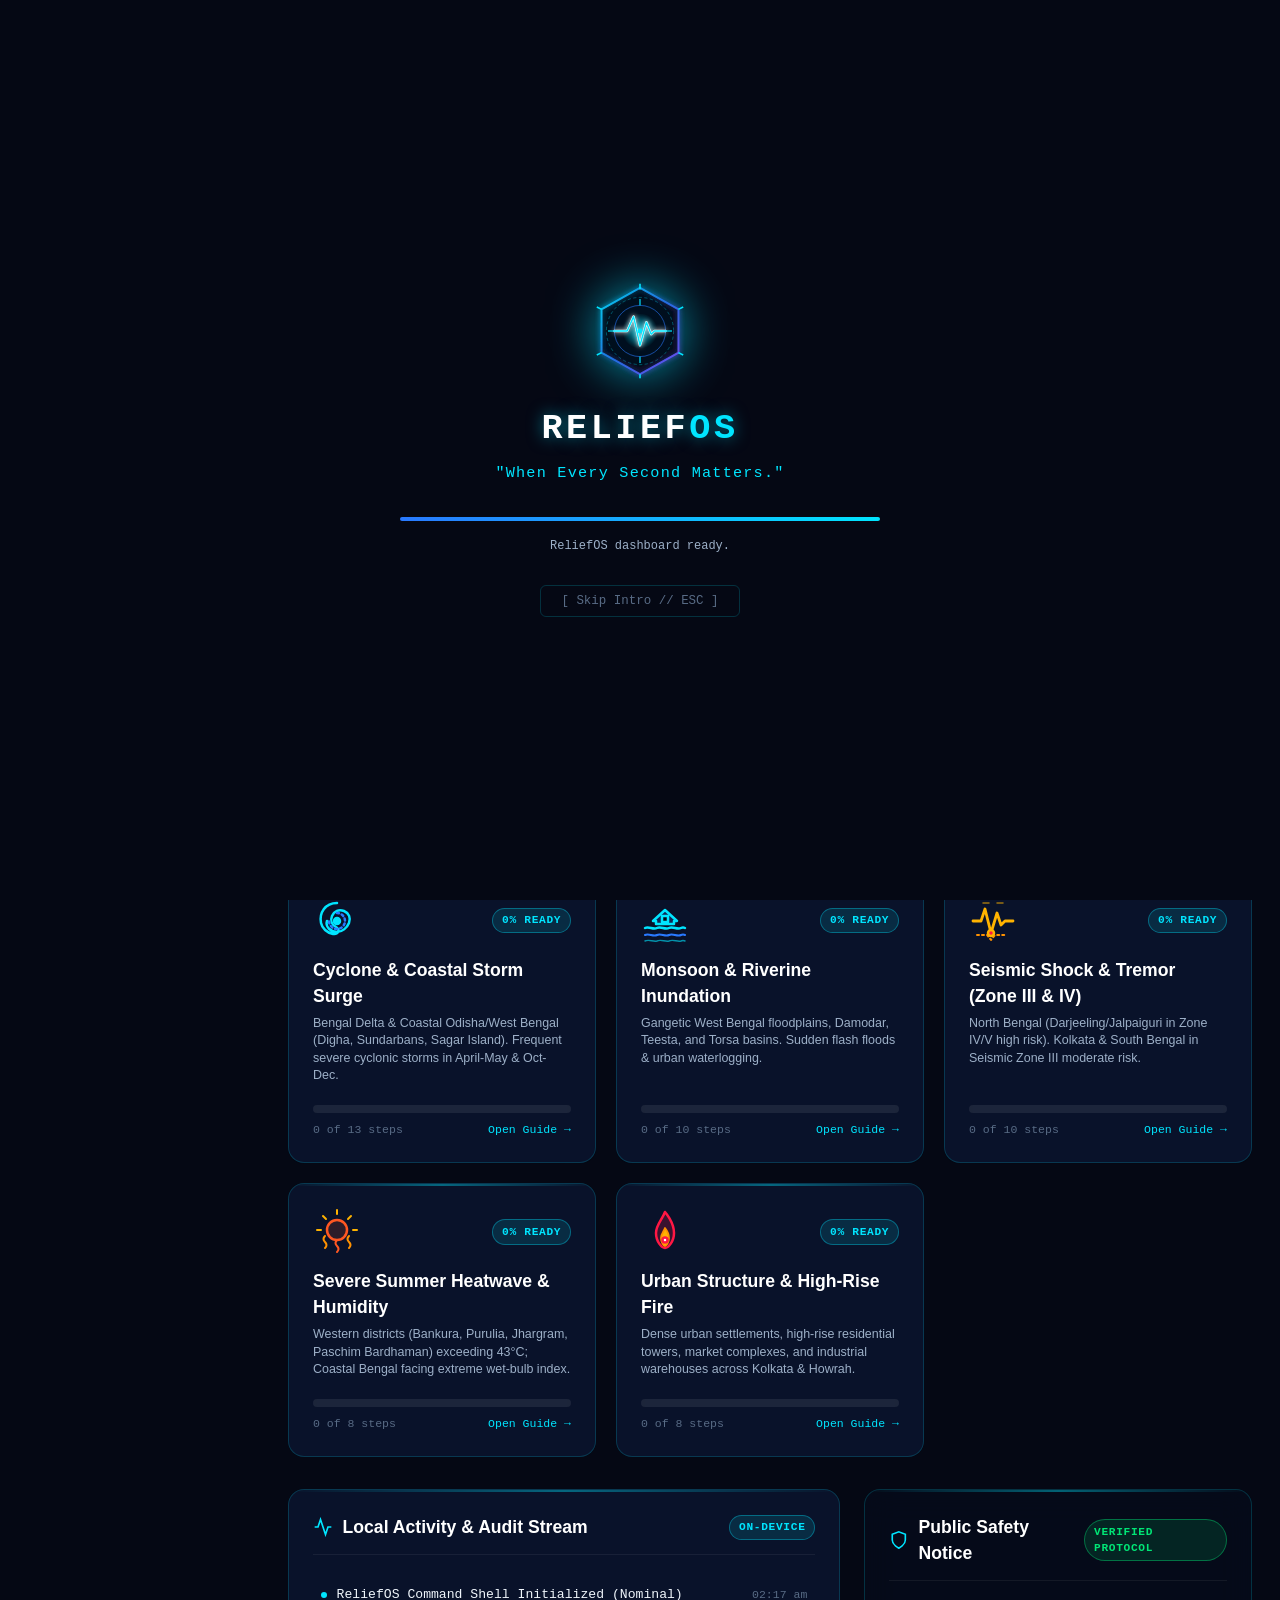
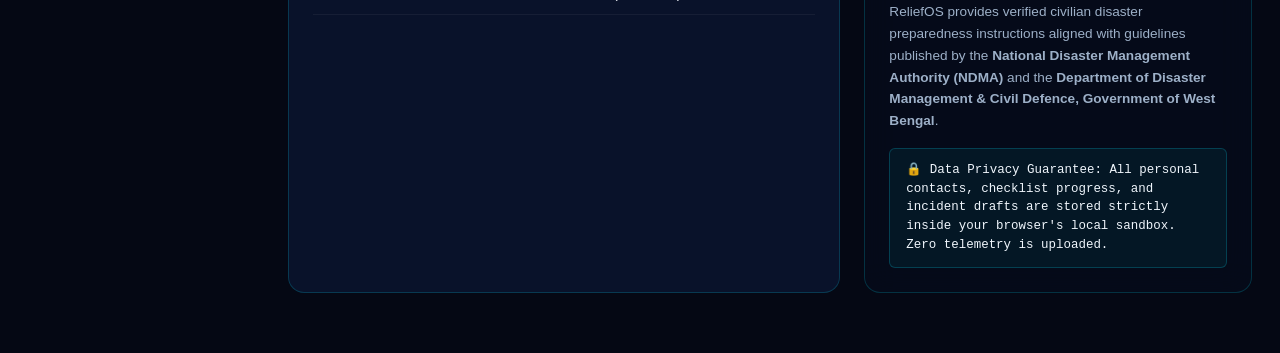
<file: index.html>
<!DOCTYPE html>
<html lang="en">
<head>
  <meta charset="UTF-8">
  <meta name="viewport" content="width=device-width, initial-scale=1.0, maximum-scale=5.0">
  <title>ReliefOS — Disaster Preparedness Command System</title>
  <meta name="description" content="Futuristic Disaster Preparedness & Community Safety Web Application for India and West Bengal. When every second matters.">
  <meta name="theme-color" content="#050814">
  <link rel="icon" type="image/svg+xml" href="assets/icons/logo.svg">
  <link rel="manifest" href="manifest.json">

  <!-- Core Stylesheets -->
  <link rel="stylesheet" href="css/style.css">
  <link rel="stylesheet" href="css/components.css">
  <link rel="stylesheet" href="css/animations.css">
  <link rel="stylesheet" href="css/responsive.css">
</head>
<body>

  <!-- Ambient Tactical HUD Grid Overlay -->
  <div class="hud-grid-overlay" aria-hidden="true"></div>

  <!-- Mobile Sidebar Backdrop Scrim -->
  <div class="sidebar-backdrop" id="sidebar-backdrop" aria-hidden="true"></div>

  <!-- ==========================================================================
       A. FUTURISTIC INTRO EXPERIENCE (INITIALIZATION HUD)
       ========================================================================== -->
  <div class="intro-overlay" id="intro-overlay" role="dialog" aria-modal="true" aria-label="System Initializing">
    <div class="intro-content">
      <img src="assets/icons/logo.svg" alt="ReliefOS Emblematics" class="intro-logo">
      <h1 class="intro-title">RELIEF<span style="color: var(--accent-cyan);">OS</span></h1>
      <p class="intro-tagline">"When Every Second Matters."</p>

      <div class="intro-progress-bar" role="progressbar" aria-valuenow="0" aria-valuemin="0" aria-valuemax="100">
        <div class="intro-progress-fill" id="intro-progress-fill"></div>
      </div>

      <div class="intro-log-text" id="intro-log-text">Initializing telemetry sensor grid...</div>

      <button class="intro-skip-btn" id="btn-skip-intro">
        [ Skip Intro // ESC ]
      </button>
    </div>
  </div>

  <!-- ==========================================================================
       APPLICATION CONTAINER
       ========================================================================== -->
  <div class="app-container">

    <!-- SIDEBAR NAVIGATION -->
    <aside class="sidebar" id="app-sidebar" aria-label="Main Navigation">
      <div class="sidebar-header">
        <a href="#dashboard" class="brand-wrapper" data-route="dashboard">
          <img src="assets/icons/logo.svg" alt="ReliefOS" class="brand-logo-img">
          <div class="brand-text">
            <span class="brand-title">RELIEF<span style="color:var(--accent-cyan);">OS</span></span>
            <span class="brand-tagline">COMMAND MATRIX</span>
          </div>
        </a>
        <button class="sidebar-collapse-btn" id="btn-sidebar-collapse" aria-label="Toggle Sidebar Width">
          <svg viewBox="0 0 24 24" fill="none" stroke="currentColor" stroke-width="2" width="16" height="16">
            <polyline points="11 17 6 12 11 7"/>
            <polyline points="18 17 13 12 18 7"/>
          </svg>
        </button>
      </div>

      <nav class="sidebar-nav">
        <div class="nav-section-label">Command Matrix</div>
        <button class="nav-item active" data-route="dashboard">
          <span class="nav-item-icon">
            <svg viewBox="0 0 24 24" fill="none" stroke="currentColor" stroke-width="2"><rect x="3" y="3" width="7" height="7"/><rect x="14" y="3" width="7" height="7"/><rect x="14" y="14" width="7" height="7"/><rect x="3" y="14" width="7" height="7"/></svg>
          </span>
          <span class="nav-item-text" data-i18n="navDashboard">Command Dashboard</span>
        </button>

        <button class="nav-item" data-route="preparedness">
          <span class="nav-item-icon">
            <svg viewBox="0 0 24 24" fill="none" stroke="currentColor" stroke-width="2"><path d="M12 22s8-4 8-10V5l-8-3-8 3v7c0 6 8 10 8 10z"/></svg>
          </span>
          <span class="nav-item-text" data-i18n="navPreparedness">Disaster Guides</span>
          <span class="nav-item-badge">5 HAZARDS</span>
        </button>

        <button class="nav-item" data-route="emergency">
          <span class="nav-item-icon">
            <svg viewBox="0 0 24 24" fill="none" stroke="currentColor" stroke-width="2"><path d="M22 16.92v3a2 2 0 0 1-2.18 2 19.79 19.79 0 0 1-8.63-3.07 19.5 19.5 0 0 1-6-6 19.79 19.79 0 0 1-3.07-8.67A2 2 0 0 1 4.11 2h3a2 2 0 0 1 2 1.72 12.84 12.84 0 0 0 .7 2.81 2 2 0 0 1-.45 2.11L8.09 9.91a16 16 0 0 0 6 6l1.27-1.27a2 2 0 0 1 2.11-.45 12.84 12.84 0 0 0 2.81.7A2 2 0 0 1 22 16.92z"/></svg>
          </span>
          <span class="nav-item-text" data-i18n="navEmergency">Emergency 112</span>
          <span class="badge badge-red" style="padding:0.1rem 0.35rem; font-size:0.65rem;">SOS</span>
        </button>

        <button class="nav-item" data-route="location">
          <span class="nav-item-icon">
            <svg viewBox="0 0 24 24" fill="none" stroke="currentColor" stroke-width="2"><circle cx="12" cy="12" r="10"/><circle cx="12" cy="12" r="3"/><line x1="12" y1="2" x2="12" y2="5"/><line x1="12" y1="19" x2="12" y2="22"/><line x1="2" y1="12" x2="5" y2="12"/><line x1="19" y1="12" x2="22" y2="12"/></svg>
          </span>
          <span class="nav-item-text" data-i18n="navLocation">Smart Location</span>
        </button>

        <div class="nav-section-label">Civic Intelligence</div>
        <button class="nav-item" data-route="analyzer">
          <span class="nav-item-icon">
            <svg viewBox="0 0 24 24" fill="none" stroke="currentColor" stroke-width="2"><circle cx="12" cy="12" r="10"/><path d="m4.93 4.93 4.24 4.24"/><path d="m14.83 9.17 4.24-4.24"/><path d="m14.83 14.83 4.24 4.24"/><path d="m9.17 14.83-4.24 4.24"/></svg>
          </span>
          <span class="nav-item-text" data-i18n="navAnalyzer">Readiness Analyzer</span>
        </button>

        <button class="nav-item" data-route="reports">
          <span class="nav-item-icon">
            <svg viewBox="0 0 24 24" fill="none" stroke="currentColor" stroke-width="2"><path d="M14 2H6a2 2 0 0 0-2 2v16a2 2 0 0 0 2 2h12a2 2 0 0 0 2-2V8z"/><polyline points="14 2 14 8 20 8"/><line x1="16" y1="13" x2="8" y2="13"/><line x1="16" y1="17" x2="8" y2="17"/><polyline points="10 9 9 9 8 9"/></svg>
          </span>
          <span class="nav-item-text" data-i18n="navReports">Community Reports</span>
          <span class="badge badge-demo" style="font-size:0.65rem;">DEMO</span>
        </button>

        <div class="nav-section-label">System Control</div>
        <button class="nav-item" data-route="settings">
          <span class="nav-item-icon">
            <svg viewBox="0 0 24 24" fill="none" stroke="currentColor" stroke-width="2"><circle cx="12" cy="12" r="3"/><path d="M19.4 15a1.65 1.65 0 0 0 .33 1.82l.06.06a2 2 0 0 1 0 2.83 2 2 0 0 1-2.83 0l-.06-.06a1.65 1.65 0 0 0-1.82-.33 1.65 1.65 0 0 0-1 1.51V21a2 2 0 0 1-2 2 2 2 0 0 1-2-2v-.09A1.65 1.65 0 0 0 9 19.4a1.65 1.65 0 0 0-1.82.33l-.06.06a2 2 0 0 1-2.83 0 2 2 0 0 1 0-2.83l.06-.06a1.65 1.65 0 0 0 .33-1.82 1.65 1.65 0 0 0-1.51-1H3a2 2 0 0 1-2-2 2 2 0 0 1 2-2h.09A1.65 1.65 0 0 0 4.6 9a1.65 1.65 0 0 0-.33-1.82l-.06-.06a2 2 0 0 1 0-2.83 2 2 0 0 1 2.83 0l.06.06a1.65 1.65 0 0 0 1.82.33H9a1.65 1.65 0 0 0 1-1.51V3a2 2 0 0 1 2-2 2 2 0 0 1 2 2v.09a1.65 1.65 0 0 0 1 1.51 1.65 1.65 0 0 0 1.82-.33l.06-.06a2 2 0 0 1 2.83 0 2 2 0 0 1 0 2.83l-.06.06a1.65 1.65 0 0 0-.33 1.82V9a1.65 1.65 0 0 0 1.51 1H21a2 2 0 0 1 2 2 2 2 0 0 1-2 2h-.09a1.65 1.65 0 0 0-1.51 1z"/></svg>
          </span>
          <span class="nav-item-text" data-i18n="navSettings">Settings & System</span>
        </button>
      </nav>

      <div class="sidebar-footer">
        <div class="system-status-pill">
          <div class="status-beacon"></div>
          <span data-i18n="systemNominal">SYSTEM NOMINAL // STANDBY</span>
        </div>
      </div>
    </aside>

    <!-- MAIN VIEW WRAPPER -->
    <div class="main-wrapper" id="app-main-wrapper">

      <!-- TOP COMMAND HEADER -->
      <header class="top-header">
        <div class="header-left">
          <button class="mobile-menu-btn" id="btn-mobile-menu" aria-label="Open Mobile Menu">
            <svg viewBox="0 0 24 24" fill="none" stroke="currentColor" stroke-width="2" width="22" height="22">
              <line x1="3" y1="12" x2="21" y2="12"/>
              <line x1="3" y1="6" x2="21" y2="6"/>
              <line x1="3" y1="18" x2="21" y2="18"/>
            </svg>
          </button>

          <!-- Realtime Local Clock -->
          <div class="header-time-chip" title="Realtime IST Telemetry">
            <svg viewBox="0 0 24 24" fill="none" stroke="currentColor" stroke-width="2" width="14" height="14">
              <circle cx="12" cy="12" r="10"/><polyline points="12 6 12 12 16 14"/>
            </svg>
            <span class="time-clock" id="hud-live-clock">--:--:--</span>
            <span class="time-date" id="hud-live-date">---</span>
          </div>

          <!-- Location Selector Chip -->
          <div class="header-location-chip" data-route="location" title="Click to adjust coordinates">
            <svg viewBox="0 0 24 24" fill="none" stroke="currentColor" stroke-width="2" width="14" height="14">
              <path d="M21 10c0 7-9 13-9 13s-9-6-9-13a9 9 0 0 1 18 0z"/><circle cx="12" cy="10" r="3"/>
            </svg>
            <span id="header-location-name">Kolkata, WB</span>
          </div>
        </div>

        <div class="header-right">
          <!-- Network Connectivity Badge -->
          <div class="network-badge" id="hud-network-badge" title="Browser Connectivity Status">
            <div class="network-dot"></div>
            <span id="hud-network-label" data-i18n="onlineNotice">ONLINE</span>
          </div>

          <!-- Quick Search -->
          <button class="search-trigger-btn" id="btn-search-trigger" aria-label="Search Disaster Knowledge Base">
            <svg viewBox="0 0 24 24" fill="none" stroke="currentColor" stroke-width="2" width="14" height="14">
              <circle cx="11" cy="11" r="8"/><line x1="21" y1="21" x2="16.65" y2="16.65"/>
            </svg>
            <span data-i18n="quickSearch">Search</span>
            <span class="kbd-shortcut">Ctrl K</span>
          </button>

          <!-- Language Switcher Toggle -->
          <button class="lang-toggle-btn" id="btn-lang-toggle" title="Toggle Language (English / বাংলা)">
            🌐 <span class="lang-label">বাংলা</span>
          </button>

          <!-- Urgent SOS 112 Trigger -->
          <button class="header-sos-btn trigger-sos-112" aria-label="Trigger Emergency Dial 112">
            <svg viewBox="0 0 24 24" fill="none" stroke="currentColor" stroke-width="2.5" width="16" height="16">
              <path d="M22 16.92v3a2 2 0 0 1-2.18 2 19.79 19.79 0 0 1-8.63-3.07 19.5 19.5 0 0 1-6-6 19.79 19.79 0 0 1-3.07-8.67A2 2 0 0 1 4.11 2h3a2 2 0 0 1 2 1.72 12.84 12.84 0 0 0 .7 2.81 2 2 0 0 1-.45 2.11L8.09 9.91a16 16 0 0 0 6 6l1.27-1.27a2 2 0 0 1 2.11-.45 12.84 12.84 0 0 0 2.81.7A2 2 0 0 1 22 16.92z"/>
            </svg>
            <span data-i18n="callEmergency">CALL 112</span>
          </button>
        </div>
      </header>

      <!-- CONTENT ROUTING AREA -->
      <main class="content-area">

        <!-- ==================================================================
             VIEW: DASHBOARD
             ================================================================== -->
        <section class="view-section active" id="view-dashboard">
          <div class="view-header">
            <div class="view-pretitle" data-i18n="dashTelemetryTitle">Operational Command Telemetry</div>
            <h1 class="view-title">Disaster Preparedness & Tactical Command</h1>
            <p class="view-subtitle">Preparedness guides, locally saved progress, and offline-ready reference tools for West Bengal. No live incident monitoring.</p>
          </div>

          <!-- Top Grid: Readiness Gauge + Tactical Radar + Urgent SOS -->
          <div class="dashboard-grid">
            <!-- Readiness Gauge Card -->
            <div class="hud-card col-span-5">
              <div class="hud-card-header">
                <div class="hud-card-title">
                  <svg viewBox="0 0 24 24" fill="none" stroke="currentColor" stroke-width="2"><circle cx="12" cy="12" r="10"/><path d="m4.93 4.93 4.24 4.24"/><path d="m14.83 9.17 4.24-4.24"/><path d="m14.83 14.83 4.24 4.24"/><path d="m9.17 14.83-4.24 4.24"/></svg>
                  <span data-i18n="dashReadinessTitle">Preparedness Readiness Index</span>
                </div>
                <span class="badge badge-verified" id="dash-readiness-level-badge">CALCULATING</span>
              </div>
              <div class="score-card-gauge">
                <div class="radial-progress-wrapper">
                  <svg class="radial-progress-svg" viewBox="0 0 100 100">
                    <circle class="radial-progress-bg" cx="50" cy="50" r="45" stroke-width="8" fill="none"/>
                    <circle class="radial-progress-fill" id="dash-readiness-circle-fill" cx="50" cy="50" r="45" stroke-width="8" fill="none"
                            stroke-dasharray="282.74" stroke-dashoffset="282.74"/>
                  </svg>
                  <div class="radial-progress-center">
                    <div class="radial-score-val" id="dash-readiness-val">0%</div>
                    <div class="radial-score-label">INDEX</div>
                  </div>
                </div>
                <div>
                  <p class="hud-card-desc" style="margin-bottom:0.75rem;" data-i18n="dashReadinessSub">
                    Dynamic score derived from completed household checklists and risk assessment.
                  </p>
                  <a href="#analyzer" class="btn btn-outline btn-sm" data-route="analyzer">
                    Take Safety Assessment →
                  </a>
                </div>
              </div>
            </div>

            <!-- Tactical Hazard Radar -->
            <div class="hud-card col-span-4" style="display:flex; flex-direction:column; justify-content:space-between;">
              <div class="hud-card-header">
                <div class="hud-card-title">
                  <svg viewBox="0 0 24 24" fill="none" stroke="currentColor" stroke-width="2"><circle cx="12" cy="12" r="10"/><line x1="12" y1="2" x2="12" y2="6"/><line x1="12" y1="18" x2="12" y2="22"/><line x1="2" y1="12" x2="6" y2="12"/><line x1="18" y1="12" x2="22" y2="12"/></svg>
                  <span data-i18n="dashRadarTitle">Tactical Hazard Radar</span>
                </div>
                <span class="badge badge-demo" data-i18n="demoBadge">DEMO RADAR</span>
              </div>
              <div class="radar-widget">
                <div class="radar-canvas-wrap">
                  <canvas id="dashboard-radar-canvas" class="radar-canvas"></canvas>
                </div>
                <div class="radar-hud-telemetry">
                  <span>SWEEP: 360° CONT</span>
                  <span>RANGE: 50 KM</span>
                  <span>GRID: NOMINAL</span>
                </div>
              </div>
              <p style="font-size:0.7rem; color:var(--text-muted); text-align:center; font-family:var(--font-mono); margin-top:0.4rem;">
                * Simulated decorative telemetry radar. Does not represent live weather radar.
              </p>
            </div>

            <!-- Urgent Emergency SOS Card -->
            <div class="hud-card col-span-3 emergency-call-card" style="display:flex; flex-direction:column; justify-content:space-between; border-color:rgba(255,23,68,0.4); background:rgba(25,10,24,0.7);">
              <div>
                <div class="hud-card-header" style="border-bottom-color:rgba(255,23,68,0.2);">
                  <div class="hud-card-title" style="color:#FF5252;">
                    <svg viewBox="0 0 24 24" fill="none" stroke="#FF1744" stroke-width="2.5"><path d="M10.29 3.86 1.82 18a2 2 0 0 0 1.71 3h16.94a2 2 0 0 0 1.71-3L13.71 3.86a2 2 0 0 0-3.42 0z"/><line x1="12" y1="9" x2="12" y2="13"/><line x1="12" y1="17" x2="12.01" y2="17"/></svg>
                    Emergency Dial Access
                  </div>
                  <span class="badge badge-red">INDIA 24/7</span>
                </div>
                <p style="font-size:0.82rem; color:var(--text-secondary); line-height:1.45; margin-bottom:1rem;">
                  One-tap access to India's official National Universal Emergency Helpline 112 (Police, Fire, Medical, Rescue).
                </p>
              </div>

              <div>
                <button class="btn btn-danger btn-lg sos-large-button trigger-sos-112" style="width:100%; font-size:1.15rem; font-weight:800; letter-spacing:0.06em; margin-bottom:0.75rem;">
                  <svg viewBox="0 0 24 24" fill="none" stroke="currentColor" stroke-width="2.5"><path d="M22 16.92v3a2 2 0 0 1-2.18 2 19.79 19.79 0 0 1-8.63-3.07 19.5 19.5 0 0 1-6-6 19.79 19.79 0 0 1-3.07-8.67A2 2 0 0 1 4.11 2h3a2 2 0 0 1 2 1.72 12.84 12.84 0 0 0 .7 2.81 2 2 0 0 1-.45 2.11L8.09 9.91a16 16 0 0 0 6 6l1.27-1.27a2 2 0 0 1 2.11-.45 12.84 12.84 0 0 0 2.81.7A2 2 0 0 1 22 16.92z"/></svg>
                  CALL 112
                </button>
                <a href="#emergency" class="btn btn-outline btn-sm" data-route="emergency" style="width:100%;">
                  Open Helplines & Contacts →
                </a>
              </div>
            </div>
          </div>

          <!-- Mid Section: 5 Disaster Profiles Overview -->
          <div style="margin-bottom: 2rem;">
            <div style="display:flex; align-items:center; justify-content:space-between; margin-bottom:1rem;">
              <h2 style="font-size:1.35rem; font-weight:700; color:#FFFFFF;" data-i18n="dashDisastersOverview">
                High-Priority Disaster Profiles
              </h2>
              <a href="#preparedness" class="btn btn-outline btn-sm" data-route="preparedness">
                View All Guides & Checklists →
              </a>
            </div>
            <div class="disaster-grid" id="dash-disasters-cards">
              <!-- Dynamically populated by dashboard.js -->
            </div>
          </div>

          <!-- Bottom Grid: Local Activity Stream & Trust Statement -->
          <div class="dashboard-grid">
            <div class="hud-card col-span-7">
              <div class="hud-card-header">
                <div class="hud-card-title">
                  <svg viewBox="0 0 24 24" fill="none" stroke="currentColor" stroke-width="2"><polyline points="22 12 18 12 15 21 9 3 6 12 2 12"/></svg>
                  <span data-i18n="dashActivityTitle">Local Activity & Audit Stream</span>
                </div>
                <span class="badge badge-cyan">ON-DEVICE</span>
              </div>
              <div id="dash-activity-stream">
                <!-- Dynamically populated by dashboard.js -->
              </div>
            </div>

            <div class="hud-card col-span-5" style="background:rgba(6,12,28,0.7);">
              <div class="hud-card-header">
                <div class="hud-card-title">
                  <svg viewBox="0 0 24 24" fill="none" stroke="currentColor" stroke-width="2"><path d="M12 22s8-4 8-10V5l-8-3-8 3v7c0 6 8 10 8 10z"/></svg>
                  Public Safety Notice
                </div>
                <span class="badge badge-verified">VERIFIED PROTOCOL</span>
              </div>
              <p style="font-size:0.85rem; color:var(--text-secondary); line-height:1.6; margin-bottom:1rem;">
                ReliefOS provides verified civilian disaster preparedness instructions aligned with guidelines published by the <strong>National Disaster Management Authority (NDMA)</strong> and the <strong>Department of Disaster Management & Civil Defence, Government of West Bengal</strong>.
              </p>
              <div style="background:rgba(0,229,255,0.06); padding:0.75rem 1rem; border-radius:6px; border:1px solid rgba(0,229,255,0.2); font-size:0.78rem; font-family:var(--font-mono); color:var(--text-primary);">
                🔒 Data Privacy Guarantee: All personal contacts, checklist progress, and incident drafts are stored strictly inside your browser's local sandbox. Zero telemetry is uploaded.
              </div>
            </div>
          </div>
        </section>

        <!-- ==================================================================
             VIEW: DISASTER PREPAREDNESS GUIDES
             ================================================================== -->
        <section class="view-section" id="view-preparedness">
          <div class="view-header">
            <div class="view-pretitle" data-i18n="navPreparedness">Disaster Preparedness Center</div>
            <h1 class="view-title">Standard Operating Procedures & Life Safety Guides</h1>
            <p class="view-subtitle">Interactive multi-stage survival checklists, caution alerts, voice readouts, and recovery instructions tailored for West Bengal.</p>
          </div>

          <!-- Category Tabs -->
          <div class="segmented-tabs" id="disaster-category-tabs">
            <!-- Dynamically populated by preparedness.js -->
          </div>

          <!-- Active Disaster Guide Content -->
          <div id="disaster-guide-content">
            <!-- Dynamically populated by preparedness.js -->
          </div>
        </section>

        <!-- ==================================================================
             VIEW: EMERGENCY ASSISTANCE CENTER
             ================================================================== -->
        <section class="view-section" id="view-emergency">
          <div class="view-header">
            <div class="view-pretitle" data-i18n="navEmergency">Emergency Assistance Center</div>
            <h1 class="view-title" data-i18n="emergencyViewTitle">Emergency Assistance Center</h1>
            <p class="view-subtitle" data-i18n="emergencyViewDesc">Dial emergency helplines and access personal emergency contacts stored locally in your browser (not encrypted).</p>
          </div>

          <!-- Mandatory Public Safety Disclaimer Banner -->
          <div class="hud-card" style="border-left:4px solid var(--status-warning); background:rgba(255,179,0,0.08); margin-bottom:1.75rem; padding:1.25rem;">
            <div style="display:flex; align-items:center; gap:0.5rem; color:#FFD54F; font-weight:700; font-family:var(--font-mono); font-size:0.85rem; margin-bottom:0.35rem;">
              ⚠️ IMPORTANT PUBLIC SAFETY DISCLAIMER
            </div>
            <p style="font-size:0.88rem; color:#F0F6FC; line-height:1.5;" data-i18n="emergencyDisclaimer">
              ReliefOS is an independent preparedness tool. It does not automatically contact emergency responders, dispatch rescue services, or monitor emergencies. In an active life-threatening crisis, dial 112 directly.
            </p>
          </div>

          <!-- Big Emergency Action Hero -->
          <div class="hud-card" style="background:linear-gradient(135deg, rgba(255,23,68,0.15) 0%, rgba(13,25,54,0.8) 100%); border-color:rgba(255,23,68,0.5); padding:2rem; margin-bottom:2rem; text-align:center;">
            <span class="badge badge-red" style="font-size:0.78rem; padding:0.25rem 0.75rem; margin-bottom:0.75rem;">NATIONAL EMERGENCY RESPONSE SUPPORT SYSTEM (ERSS)</span>
            <h2 style="font-size:2.2rem; font-weight:800; color:#FFFFFF; margin-bottom:0.5rem; letter-spacing:-0.01em;">
              Universal Emergency Helpline: 112
            </h2>
            <p style="font-size:0.95rem; color:var(--text-secondary); max-width:640px; margin:0 auto 1.5rem auto;">
              Connecting Police (100), Fire (101), Ambulance (108), and State Disaster Management across all 23 districts of West Bengal.
            </p>
            <button class="btn btn-danger btn-lg trigger-sos-112" style="font-size:1.25rem; font-weight:800; padding:1.1rem 2.5rem; box-shadow:0 0 30px rgba(255,23,68,0.7);">
              <svg viewBox="0 0 24 24" fill="none" stroke="currentColor" stroke-width="2.5" width="22" height="22"><path d="M22 16.92v3a2 2 0 0 1-2.18 2 19.79 19.79 0 0 1-8.63-3.07 19.5 19.5 0 0 1-6-6 19.79 19.79 0 0 1-3.07-8.67A2 2 0 0 1 4.11 2h3a2 2 0 0 1 2 1.72 12.84 12.84 0 0 0 .7 2.81 2 2 0 0 1-.45 2.11L8.09 9.91a16 16 0 0 0 6 6l1.27-1.27a2 2 0 0 1 2.11-.45 12.84 12.84 0 0 0 2.81.7A2 2 0 0 1 22 16.92z"/></svg>
              <span data-i18n="callEmergencyFull">CALL EMERGENCY SERVICES (112)</span>
            </button>
          </div>

          <!-- Official Helplines Directory -->
          <div style="margin-bottom:2.5rem;">
            <div style="display:flex; align-items:center; justify-content:space-between; margin-bottom:1.25rem;">
              <h2 style="font-size:1.35rem; font-weight:700; color:#FFFFFF;" data-i18n="officialHelplines">
                Official Indian & West Bengal Helplines
              </h2>
              <span class="badge badge-verified">24/7 TOLL-FREE</span>
            </div>
            <div style="display:grid; grid-template-columns:repeat(auto-fill, minmax(280px, 1fr)); gap:1.25rem;" id="official-helplines-grid">
              <!-- Dynamically populated by emergency.js -->
            </div>
          </div>

          <!-- Personal Contacts Manager -->
          <div>
            <div style="display:flex; align-items:center; justify-content:space-between; margin-bottom:1.25rem;">
              <div>
                <h2 style="font-size:1.35rem; font-weight:700; color:#FFFFFF;" data-i18n="personalContacts">
                  Personal Emergency Contacts
                </h2>
                <p style="font-size:0.8rem; color:var(--text-muted); font-family:var(--font-mono);">
                  Stored exclusively in device LocalStorage. Accessible during offline conditions.
                </p>
              </div>
              <button class="btn btn-primary btn-sm" data-open-modal="modal-add-contact" data-i18n="addContactBtn">
                + Add Personal Contact
              </button>
            </div>
            <div style="display:flex; flex-direction:column; gap:0.75rem;" id="personal-contacts-list">
              <!-- Dynamically populated by emergency.js -->
            </div>
          </div>
        </section>

        <!-- ==================================================================
             VIEW: SMART LOCATION & GRID PIN
             ================================================================== -->
        <section class="view-section" id="view-location">
          <div class="view-header">
            <div class="view-pretitle" data-i18n="navLocation">Smart Geolocation & Grid Pin</div>
            <h1 class="view-title" data-i18n="locationViewTitle">Smart Geolocation & Grid Pin</h1>
            <p class="view-subtitle" data-i18n="locationViewDesc">Permission-based browser geolocation. Coordinates are processed strictly in your browser and never uploaded.</p>
          </div>

          <div class="dashboard-grid">
            <!-- Left Panel: GPS Controls & Telemetry Data -->
            <div class="hud-card col-span-5" style="display:flex; flex-direction:column; justify-content:space-between;">
              <div>
                <div class="hud-card-header">
                  <div class="hud-card-title">
                    <svg viewBox="0 0 24 24" fill="none" stroke="currentColor" stroke-width="2"><circle cx="12" cy="12" r="10"/><circle cx="12" cy="12" r="3"/><line x1="12" y1="2" x2="12" y2="5"/><line x1="12" y1="19" x2="12" y2="22"/><line x1="2" y1="12" x2="5" y2="12"/><line x1="19" y1="12" x2="22" y2="12"/></svg>
                    Position Fix Telemetry
                  </div>
                  <span class="badge badge-cyan">LOCAL GPS</span>
                </div>

                <div style="background:rgba(6,12,28,0.8); border:1px solid var(--border-subtle); border-radius:8px; padding:1.25rem; margin-bottom:1.25rem;">
                  <div style="display:grid; grid-template-columns:1fr 1fr; gap:1rem; margin-bottom:1rem;">
                    <div>
                      <div style="font-size:0.72rem; font-family:var(--font-mono); color:var(--text-muted);">LATITUDE</div>
                      <div style="font-size:1.15rem; font-family:var(--font-mono); font-weight:700; color:var(--accent-cyan);" id="geo-disp-lat">22.5726° N</div>
                    </div>
                    <div>
                      <div style="font-size:0.72rem; font-family:var(--font-mono); color:var(--text-muted);">LONGITUDE</div>
                      <div style="font-size:1.15rem; font-family:var(--font-mono); font-weight:700; color:var(--accent-cyan);" id="geo-disp-lon">88.3639° E</div>
                    </div>
                  </div>
                  <div style="border-top:1px solid rgba(255,255,255,0.06); padding-top:0.75rem;">
                    <div style="font-size:0.72rem; font-family:var(--font-mono); color:var(--text-muted);">REGION / DISTRICT</div>
                    <div style="font-size:0.95rem; font-weight:600; color:#FFFFFF;" id="geo-disp-name">Kolkata, West Bengal (Default Demo)</div>
                  </div>
                  <div style="display:flex; justify-content:space-between; font-size:0.72rem; font-family:var(--font-mono); color:var(--text-muted); margin-top:0.6rem;">
                    <span>ACCURACY: <strong style="color:var(--status-safe);" id="geo-disp-acc">Manual Preset</strong></span>
                    <span>TIMESTAMP: <strong id="geo-disp-time">--:--</strong></span>
                  </div>
                </div>

                <!-- GPS Trigger Button -->
                <button class="btn btn-primary btn-lg" id="btn-detect-gps" style="width:100%; margin-bottom:0.75rem;">
                  <svg viewBox="0 0 24 24" fill="none" stroke="currentColor" stroke-width="2"><circle cx="12" cy="12" r="10"/><path d="m22 2-7 20-4-9-9-4Z"/></svg>
                  <span data-i18n="requestLocationBtn">Detect Current GPS Coordinates</span>
                </button>

                <div style="display:flex; gap:0.6rem;">
                  <button class="btn btn-outline btn-sm" id="btn-copy-coords" style="flex:1;" onclick="window.ReliefOS_CopyCoords()">
                    📋 <span data-i18n="copyCoordsBtn">Copy Coordinates</span>
                  </button>
                  <a href="https://www.openstreetmap.org" target="_blank" rel="noopener noreferrer" class="btn btn-secondary btn-sm" id="geo-map-external-link" style="flex:1;">
                    🗺️ <span data-i18n="openMapBtn">Open in Satellite Map</span>
                  </a>
                </div>
              </div>

              <!-- Manual District Selection -->
              <div style="margin-top:1.5rem; padding-top:1.25rem; border-top:1px solid rgba(255,255,255,0.08);">
                <div class="form-group" style="margin-bottom:0;">
                  <label class="form-label" for="select-wb-district" data-i18n="manualLocationTitle">
                    Manual West Bengal District Selection
                  </label>
                  <select class="form-select" id="select-wb-district">
                    <!-- Populated by geolocation.js -->
                  </select>
                </div>
              </div>
            </div>

            <!-- Right Panel: Tactical Vector Reticle Map -->
            <div class="hud-card col-span-7" style="display:flex; flex-direction:column; justify-content:space-between;">
              <div class="hud-card-header">
                <div class="hud-card-title">
                  <svg viewBox="0 0 24 24" fill="none" stroke="currentColor" stroke-width="2"><polygon points="1 6 1 22 8 18 16 22 23 18 23 2 16 6 8 2 1 6"/><line x1="8" y1="2" x2="8" y2="18"/><line x1="16" y1="6" x2="16" y2="22"/></svg>
                  Tactical Grid Reticle
                </div>
                <span class="badge badge-demo">SIMULATED TILES</span>
              </div>

              <div style="border-radius:10px; overflow:hidden; border:1px solid var(--border-subtle); background:#060c1d; position:relative;">
                <canvas id="tactical-grid-canvas" style="width:100%; height:300px; display:block;"></canvas>
              </div>

              <div style="margin-top:1rem; padding:0.75rem 1rem; background:rgba(6,12,28,0.7); border-radius:6px; font-size:0.78rem; color:var(--text-secondary); line-height:1.45;">
                <strong style="color:var(--status-warning);">Notice:</strong> To maintain maximum client reliability in extreme zero-connectivity disaster zones, ReliefOS uses native vector canvas rendering. No commercial tracking API keys are required.
              </div>
            </div>
          </div>
        </section>

        <!-- ==================================================================
             VIEW: READINESS ANALYZER
             ================================================================== -->
        <section class="view-section" id="view-analyzer">
          <div class="view-header">
            <div class="view-pretitle" data-i18n="navAnalyzer">Preparedness Readiness Analyzer</div>
            <h1 class="view-title" data-i18n="analyzerTitle">Preparedness Readiness Analyzer</h1>
            <p class="view-subtitle" data-i18n="analyzerDesc">Evaluate your household's safety readiness with this rule-based questionnaire.</p>
          </div>

          <div class="dashboard-grid">
            <!-- Questionnaire Form -->
            <div class="hud-card col-span-7">
              <div class="hud-card-header">
                <div class="hud-card-title">
                  <svg viewBox="0 0 24 24" fill="none" stroke="currentColor" stroke-width="2"><path d="M14 2H6a2 2 0 0 0-2 2v16a2 2 0 0 0 2 2h12a2 2 0 0 0 2-2V8z"/><polyline points="14 2 14 8 20 8"/><line x1="16" y1="13" x2="8" y2="13"/><line x1="16" y1="17" x2="8" y2="17"/></svg>
                  Household Readiness Survey
                </div>
                <span class="badge badge-cyan">7 BENCHMARKS</span>
              </div>

              <form id="form-readiness-analyzer" style="display:flex; flex-direction:column; gap:1.2rem;">
                <div style="background:rgba(6,12,28,0.6); padding:1rem; border-radius:8px; border:1px solid var(--border-subtle);">
                  <div style="font-weight:600; font-size:0.92rem; color:#FFFFFF; margin-bottom:0.6rem;">
                    1. Do you know India's Universal Emergency Number (112)?
                  </div>
                  <div style="display:flex; gap:1.5rem; font-family:var(--font-mono); font-size:0.85rem;">
                    <label style="cursor:pointer;"><input type="radio" name="q1" value="yes" required> Yes, fully familiar</label>
                    <label style="cursor:pointer;"><input type="radio" name="q1" value="no"> No / Unsure</label>
                  </div>
                </div>

                <div style="background:rgba(6,12,28,0.6); padding:1rem; border-radius:8px; border:1px solid var(--border-subtle);">
                  <div style="font-weight:600; font-size:0.92rem; color:#FFFFFF; margin-bottom:0.6rem;">
                    2. Does your family have a pre-agreed disaster meeting point and communication plan?
                  </div>
                  <div style="display:flex; gap:1.5rem; font-family:var(--font-mono); font-size:0.85rem;">
                    <label style="cursor:pointer;"><input type="radio" name="q2" value="yes" required> Yes, planned</label>
                    <label style="cursor:pointer;"><input type="radio" name="q2" value="no"> No plan yet</label>
                  </div>
                </div>

                <div style="background:rgba(6,12,28,0.6); padding:1rem; border-radius:8px; border:1px solid var(--border-subtle);">
                  <div style="font-weight:600; font-size:0.92rem; color:#FFFFFF; margin-bottom:0.6rem;">
                    3. Are critical family documents (Aadhaar, deeds, marksheets) in waterproof pouches or secure cloud storage?
                  </div>
                  <div style="display:flex; gap:1.5rem; font-family:var(--font-mono); font-size:0.85rem;">
                    <label style="cursor:pointer;"><input type="radio" name="q3" value="yes" required> Yes, waterproofed</label>
                    <label style="cursor:pointer;"><input type="radio" name="q3" value="no"> Not secured</label>
                  </div>
                </div>

                <div style="background:rgba(6,12,28,0.6); padding:1rem; border-radius:8px; border:1px solid var(--border-subtle);">
                  <div style="font-weight:600; font-size:0.92rem; color:#FFFFFF; margin-bottom:0.6rem;">
                    4. Do you have a packed 72-hour survival kit (sealed water, ORS, dry food, torch, power bank)?
                  </div>
                  <div style="display:flex; gap:1.5rem; font-family:var(--font-mono); font-size:0.85rem;">
                    <label style="cursor:pointer;"><input type="radio" name="q4" value="yes" required> Yes, ready</label>
                    <label style="cursor:pointer;"><input type="radio" name="q4" value="no"> Incomplete / None</label>
                  </div>
                </div>

                <div style="background:rgba(6,12,28,0.6); padding:1rem; border-radius:8px; border:1px solid var(--border-subtle);">
                  <div style="font-weight:600; font-size:0.92rem; color:#FFFFFF; margin-bottom:0.6rem;">
                    5. Have you identified the nearest designated Multipurpose Cyclone Shelter (MPCS) or high ground?
                  </div>
                  <div style="display:flex; gap:1.5rem; font-family:var(--font-mono); font-size:0.85rem;">
                    <label style="cursor:pointer;"><input type="radio" name="q5" value="yes" required> Yes, location known</label>
                    <label style="cursor:pointer;"><input type="radio" name="q5" value="no"> Not identified</label>
                  </div>
                </div>

                <div style="background:rgba(6,12,28,0.6); padding:1rem; border-radius:8px; border:1px solid var(--border-subtle);">
                  <div style="font-weight:600; font-size:0.92rem; color:#FFFFFF; margin-bottom:0.6rem;">
                    6. Do all adult family members know how to immediately shut off the electrical main breaker & LPG gas valve?
                  </div>
                  <div style="display:flex; gap:1.5rem; font-family:var(--font-mono); font-size:0.85rem;">
                    <label style="cursor:pointer;"><input type="radio" name="q6" value="yes" required> Yes, trained</label>
                    <label style="cursor:pointer;"><input type="radio" name="q6" value="no"> Not trained</label>
                  </div>
                </div>

                <div style="background:rgba(6,12,28,0.6); padding:1rem; border-radius:8px; border:1px solid var(--border-subtle);">
                  <div style="font-weight:600; font-size:0.92rem; color:#FFFFFF; margin-bottom:0.6rem;">
                    7. Do you have a stocked First Aid kit with essential chronic medications for elderly members?
                  </div>
                  <div style="display:flex; gap:1.5rem; font-family:var(--font-mono); font-size:0.85rem;">
                    <label style="cursor:pointer;"><input type="radio" name="q7" value="yes" required> Yes, stocked</label>
                    <label style="cursor:pointer;"><input type="radio" name="q7" value="no"> Inadequate</label>
                  </div>
                </div>

                <button type="submit" class="btn btn-primary btn-lg" style="margin-top:0.5rem;" data-i18n="calculateScoreBtn">
                  Calculate My Readiness Score
                </button>
              </form>
            </div>

            <!-- Score Results & Recommendations -->
            <div class="hud-card col-span-5" id="analyzer-results-panel" style="display:none;">
              <div class="hud-card-header">
                <div class="hud-card-title">
                  <svg viewBox="0 0 24 24" fill="none" stroke="currentColor" stroke-width="2"><polyline points="20 6 9 17 4 12"/></svg>
                  <span data-i18n="scoreResultTitle">Your Safety Readiness Assessment</span>
                </div>
                <span class="badge badge-verified" id="analyzer-level-badge">CALCULATED</span>
              </div>

              <div style="text-align:center; padding:1.5rem 0; border-bottom:1px solid rgba(255,255,255,0.08);">
                <div style="font-family:var(--font-mono); font-size:3.5rem; font-weight:800; color:#00E5FF; line-height:1;" id="analyzer-score-val">
                  0%
                </div>
                <div style="font-size:0.78rem; font-family:var(--font-mono); color:var(--text-muted); margin-top:0.4rem;">
                  OVERALL RESILIENCE SCORE
                </div>
                <div class="hud-progress-bar" style="margin-top:1.25rem; height:10px;">
                  <div class="hud-progress-fill" id="analyzer-score-fill" style="width:0%;"></div>
                </div>
              </div>

              <div style="padding-top:1.25rem;">
                <h4 style="font-size:1rem; font-weight:700; color:#FFFFFF; margin-bottom:0.75rem;" data-i18n="recommendationsTitle">
                  Prioritized Recommendations
                </h4>
                <ul id="analyzer-recommendations-list" style="padding-left:1.25rem; line-height:1.6;">
                  <!-- Dynamically populated -->
                </ul>
              </div>

              <div style="margin-top:1.5rem; padding:0.75rem 1rem; background:rgba(255,179,0,0.08); border-radius:6px; border:1px solid rgba(255,179,0,0.25); font-size:0.75rem; color:#FFD54F;" data-i18n="analyzerDisclaimer">
                EDUCATIONAL TOOL ONLY: This assessment provides general guidance and does not guarantee real-world survival or hazard immunity.
              </div>
            </div>
          </div>
        </section>

        <!-- ==================================================================
             VIEW: COMMUNITY INCIDENT REPORTS DEMO
             ================================================================== -->
        <section class="view-section" id="view-reports">
          <div class="view-header">
            <div class="view-pretitle" data-i18n="navReports">Community Incident Reports</div>
            <h1 class="view-title" data-i18n="reportsTitle">Community Incident Reporting Demo</h1>
            <p class="view-subtitle" data-i18n="reportsDesc">Demonstration tool for documenting localized hazards. All entries remain strictly local in your browser storage.</p>
          </div>

          <!-- Prominent Disclaimer -->
          <div class="hud-card" style="background:rgba(255,179,0,0.08); border-color:rgba(255,179,0,0.3); padding:1rem 1.25rem; margin-bottom:1.5rem;">
            <div style="display:flex; align-items:center; gap:0.5rem; color:#FFD54F; font-family:var(--font-mono); font-size:0.82rem; font-weight:700; margin-bottom:0.25rem;">
              ⚠️ LOCAL DRAFT SIMULATION — NOT TRANSMITTED
            </div>
            <p style="font-size:0.85rem; color:var(--text-secondary); line-height:1.45;" data-i18n="reportDisclaimer">
              Reports submitted here are stored locally on your device for demonstration purposes. They are NOT sent to municipal, fire, or disaster authorities. To report real active emergencies, dial 112 immediately.
            </p>
          </div>

          <!-- Controls Bar -->
          <div style="display:flex; align-items:center; justify-content:space-between; flex-wrap:wrap; gap:1rem; margin-bottom:1.5rem;">
            <div style="display:flex; align-items:center; gap:0.75rem; flex:1; max-width:600px;">
              <input type="text" class="form-input" id="search-report-input" placeholder="Search local drafts by keyword or location..." style="flex:1;">
              <select class="form-select" id="filter-report-category" style="width:200px;">
                <option value="all">All Categories</option>
                <option value="road_flooding">Road Flooding</option>
                <option value="fallen_tree">Fallen Tree</option>
                <option value="power_outage">Power Outage</option>
                <option value="infrastructure">Infrastructure</option>
                <option value="structural_hazard">Structural Hazard</option>
              </select>
            </div>
            <button class="btn btn-primary" data-open-modal="modal-create-report" data-i18n="newReportBtn">
              + Create Incident Draft
            </button>
          </div>

          <!-- Reports List -->
          <div style="display:flex; flex-direction:column; gap:1rem;" id="community-reports-list">
            <!-- Dynamically populated by reports.js -->
          </div>
        </section>

        <!-- ==================================================================
             VIEW: SETTINGS & SYSTEM CONFIG
             ================================================================== -->
        <section class="view-section" id="view-settings">
          <div class="view-header">
            <div class="view-pretitle" data-i18n="navSettings">System Configuration</div>
            <h1 class="view-title" data-i18n="settingsTitle">System Configuration & Preferences</h1>
            <p class="view-subtitle">Accessibility modes, speech rate adjustments, language matrix, and browser persistence controls.</p>
          </div>

          <div class="dashboard-grid">
            <div class="hud-card col-span-6">
              <div class="hud-card-header">
                <div class="hud-card-title">
                  <svg viewBox="0 0 24 24" fill="none" stroke="currentColor" stroke-width="2"><circle cx="12" cy="12" r="10"/><line x1="2" y1="12" x2="22" y2="12"/><path d="M12 2a15.3 15.3 0 0 1 4 10 15.3 15.3 0 0 1-4 10 15.3 15.3 0 0 1-4-10 15.3 15.3 0 0 1 4-10z"/></svg>
                  Localization & Accessibility
                </div>
              </div>

              <div class="form-group">
                <label class="form-label" for="setting-language-select" data-i18n="settingsLanguage">Interface Language</label>
                <select class="form-select" id="setting-language-select">
                  <option value="en">English (India / International)</option>
                  <option value="bn">বাংলা (West Bengal Bengali)</option>
                </select>
              </div>

              <div style="border-top:1px solid rgba(255,255,255,0.06); padding-top:1.25rem; margin-top:1.25rem; display:flex; flex-direction:column; gap:1rem;">
                <label style="display:flex; align-items:center; justify-content:space-between; cursor:pointer;">
                  <div>
                    <div style="font-weight:600; color:#FFFFFF;" data-i18n="settingsHighContrast">High-Contrast Accessibility Mode</div>
                    <div style="font-size:0.75rem; color:var(--text-muted);">Pure black background with ultra-luminous cyan borders.</div>
                  </div>
                  <input type="checkbox" id="setting-high-contrast" style="width:20px; height:20px;">
                </label>

                <label style="display:flex; align-items:center; justify-content:space-between; cursor:pointer;">
                  <div>
                    <div style="font-weight:600; color:#FFFFFF;" data-i18n="settingsReducedMotion">Reduced Motion (Low Hardware Mode)</div>
                    <div style="font-size:0.75rem; color:var(--text-muted);">Disables decorative sweep animations and radar loops.</div>
                  </div>
                  <input type="checkbox" id="setting-reduced-motion" style="width:20px; height:20px;">
                </label>
              </div>
            </div>

            <div class="hud-card col-span-6">
              <div class="hud-card-header">
                <div class="hud-card-title">
                  <svg viewBox="0 0 24 24" fill="none" stroke="currentColor" stroke-width="2"><path d="M12 2a3 3 0 0 0-3 3v7a3 3 0 0 0 6 0V5a3 3 0 0 0-3-3Z"/><path d="M19 10v2a7 7 0 0 1-14 0v-2"/><line x1="12" y1="19" x2="12" y2="22"/></svg>
                  Voice Assistance & Local Storage
                </div>
              </div>

              <div class="form-group">
                <label class="form-label" for="setting-voice-speed" data-i18n="settingsVoiceSpeed">Voice Speaking Rate</label>
                <select class="form-select" id="setting-voice-speed">
                  <option value="0.75">0.75x (Deliberate & Slow)</option>
                  <option value="1.0" selected>1.0x (Standard Operational)</option>
                  <option value="1.25">1.25x (Fast Telemetry)</option>
                </select>
                <span class="form-hint">Uses native browser SpeechSynthesis engine in English or Bengali.</span>
              </div>

              <div style="border-top:1px solid rgba(255,255,255,0.06); padding-top:1.25rem; margin-top:1.25rem;">
                <div style="font-weight:600; color:#FFFFFF; margin-bottom:0.35rem;" data-i18n="settingsStorageTitle">
                  Local Browser Storage Management
                </div>
                <p style="font-size:0.8rem; color:var(--text-secondary); line-height:1.45; margin-bottom:1rem;">
                  All checklists, drafts, and custom contacts are safely kept inside your browser's private LocalStorage domain.
                </p>
                <button class="btn btn-outline btn-sm" id="btn-clear-all-data" style="color:var(--status-danger); border-color:rgba(255,23,68,0.4);" data-i18n="clearDataBtn">
                  Purge All Locally Stored Data
                </button>
              </div>
            </div>
          </div>
        </section>

      </main>
    </div>
  </div>

  <!-- ==========================================================================
       MODALS & DIALOGS
       ========================================================================== -->

  <!-- Emergency 112 Call Confirmation Modal -->
  <div class="modal-overlay" id="modal-emergency-confirm" role="dialog" aria-modal="true" aria-labelledby="sos-confirm-title">
    <div class="modal-box" style="border-color:var(--status-danger); box-shadow:0 0 35px rgba(255,23,68,0.5);">
      <div class="modal-header" style="border-bottom-color:rgba(255,23,68,0.25);">
        <div class="modal-title" style="color:#FF5252;" id="sos-confirm-title">
          <svg viewBox="0 0 24 24" fill="none" stroke="currentColor" stroke-width="2.5" width="22" height="22"><path d="M10.29 3.86 1.82 18a2 2 0 0 0 1.71 3h16.94a2 2 0 0 0 1.71-3L13.71 3.86a2 2 0 0 0-3.42 0z"/><line x1="12" y1="9" x2="12" y2="13"/><line x1="12" y1="17" x2="12.01" y2="17"/></svg>
          <span data-i18n="confirmCallTitle">EMERGENCY DIAL CONFIRMATION</span>
        </div>
        <button class="modal-close-btn" data-close-modal aria-label="Close Modal">✕</button>
      </div>
      <div class="modal-body">
        <p style="font-size:1.05rem; color:#FFFFFF; margin-bottom:0.75rem;" data-i18n="confirmCallDesc">
          You are about to launch your device telephone dialer for 112 (India Universal Emergency). Do you wish to continue?
        </p>
        <div style="background:rgba(6,12,28,0.8); border:1px solid rgba(255,23,68,0.3); border-radius:8px; padding:1rem; text-align:center; margin-bottom:1rem;">
          <div style="font-size:0.75rem; font-family:var(--font-mono); color:var(--text-muted);">DIAL TARGET:</div>
          <div style="font-size:2.2rem; font-weight:800; font-family:var(--font-mono); color:#FF1744;" id="sos-confirm-target-number">112</div>
          <div style="font-size:0.85rem; color:var(--accent-cyan); font-family:var(--font-mono);" id="sos-confirm-target-name">Universal Emergency (ERSS India)</div>
        </div>
        <div style="font-size:0.78rem; color:var(--text-muted); line-height:1.4;">
          * On mobile phones, this opens your native phone app dialer. On desktop computers, your designated VoIP/telephone link will be triggered.
        </div>
      </div>
      <div class="modal-footer">
        <button class="btn btn-outline" data-close-modal data-i18n="cancelBtn">Cancel</button>
        <a href="tel:112" class="btn btn-danger" id="btn-confirm-dial-112" data-i18n="confirmDialBtn">
          Proceed to Call 112
        </a>
      </div>
    </div>
  </div>

  <!-- Add Personal Contact Modal -->
  <div class="modal-overlay" id="modal-add-contact" role="dialog" aria-modal="true" aria-labelledby="add-contact-title">
    <div class="modal-box">
      <div class="modal-header">
        <div class="modal-title" id="add-contact-title">
          <svg viewBox="0 0 24 24" fill="none" stroke="currentColor" stroke-width="2"><path d="M16 21v-2a4 4 0 0 0-4-4H5a4 4 0 0 0-4 4v2"/><circle cx="8.5" cy="7" r="4"/><line x1="20" y1="8" x2="20" y2="14"/><line x1="23" y1="11" x2="17" y2="11"/></svg>
          Add Personal Emergency Contact
        </div>
        <button class="modal-close-btn" data-close-modal aria-label="Close Modal">✕</button>
      </div>
      <form id="form-add-contact">
        <div class="modal-body">
          <div class="form-group">
            <label class="form-label" for="input-contact-name" data-i18n="contactName">Full Name</label>
            <input type="text" class="form-input" id="input-contact-name" placeholder="e.g. Dr. Animesh Roy / Sister" required>
          </div>
          <div class="form-group">
            <label class="form-label" for="input-contact-relation" data-i18n="contactRelation">Relationship / Role</label>
            <input type="text" class="form-input" id="input-contact-relation" placeholder="e.g. Family Doctor, Next of Kin, Neighbor">
          </div>
          <div class="form-group">
            <label class="form-label" for="input-contact-phone" data-i18n="contactPhone">Phone Number</label>
            <input type="tel" class="form-input" id="input-contact-phone" placeholder="e.g. +91 98300 00000" required>
          </div>
          <div class="form-group">
            <label class="form-label" for="input-contact-notes" data-i18n="contactNotes">Medical / Location Notes (Optional)</label>
            <input type="text" class="form-input" id="input-contact-notes" placeholder="e.g. Has duplicate keys, B+ blood type, Salt Lake Sector 1">
          </div>
        </div>
        <div class="modal-footer">
          <button type="button" class="btn btn-outline" data-close-modal data-i18n="cancelBtn">Cancel</button>
          <button type="submit" class="btn btn-primary" data-i18n="saveContactBtn">Save Contact</button>
        </div>
      </form>
    </div>
  </div>

  <!-- Create Incident Report Modal -->
  <div class="modal-overlay" id="modal-create-report" role="dialog" aria-modal="true" aria-labelledby="create-report-title">
    <div class="modal-box">
      <div class="modal-header">
        <div class="modal-title" id="create-report-title">
          <svg viewBox="0 0 24 24" fill="none" stroke="currentColor" stroke-width="2"><path d="M14 2H6a2 2 0 0 0-2 2v16a2 2 0 0 0 2 2h12a2 2 0 0 0 2-2V8z"/><polyline points="14 2 14 8 20 8"/><line x1="12" y1="18" x2="12" y2="12"/><line x1="9" y1="15" x2="15" y2="15"/></svg>
          Document Hazard Incident (Local Draft)
        </div>
        <button class="modal-close-btn" data-close-modal aria-label="Close Modal">✕</button>
      </div>
      <form id="form-incident-report">
        <div class="modal-body">
          <div class="form-group">
            <label class="form-label" for="report-hazard-type" data-i18n="reportType">Incident Category</label>
            <select class="form-select" id="report-hazard-type">
              <!-- Populated by reports.js -->
            </select>
          </div>
          <div class="form-group">
            <label class="form-label" for="report-severity" data-i18n="reportSeverity">Estimated Severity</label>
            <select class="form-select" id="report-severity">
              <option value="Low">Low — Inconvenience only</option>
              <option value="Medium" selected>Medium — Hazardous Obstacle</option>
              <option value="High">High — Severe Danger / Blocked Access</option>
              <option value="Critical">Critical — Immediate Threat to Life</option>
            </select>
          </div>
          <div class="form-group">
            <label class="form-label" for="report-location-input">
              <span data-i18n="reportLocation">Landmark / Location</span>
              <button type="button" class="btn btn-outline btn-sm" id="btn-autofill-location" style="padding:0.15rem 0.5rem; font-size:0.7rem;">
                📍 Autofill Current
              </button>
            </label>
            <input type="text" class="form-input" id="report-location-input" placeholder="e.g. VIP Road near Teghoria Signal" required>
          </div>
          <div class="form-group">
            <label class="form-label" for="report-desc-input" data-i18n="reportDescription">Detailed Observations</label>
            <textarea class="form-textarea" id="report-desc-input" placeholder="Describe the hazard condition, water depth, fallen cables, or road blockage..." required></textarea>
          </div>
          <div class="form-group">
            <label class="form-label" for="report-photo-input" data-i18n="reportImage">Attach Photo Proof (Local Preview)</label>
            <input type="file" class="form-input" id="report-photo-input" accept="image/*">
            <div id="report-photo-preview"></div>
          </div>
        </div>
        <div class="modal-footer">
          <button type="button" class="btn btn-outline" data-close-modal data-i18n="cancelBtn">Cancel</button>
          <button type="submit" class="btn btn-primary" data-i18n="saveReportDraftBtn">Save Local Draft</button>
        </div>
      </form>
    </div>
  </div>

  <!-- Global Quick Search Modal (Ctrl+K) -->
  <div class="modal-overlay" id="modal-quick-search" role="dialog" aria-modal="true" aria-label="Search Dialog">
    <div class="modal-box" style="max-width:640px;">
      <div class="modal-header" style="padding:0.75rem 1.25rem;">
        <div style="display:flex; align-items:center; gap:0.6rem; flex:1;">
          <svg viewBox="0 0 24 24" fill="none" stroke="currentColor" stroke-width="2" width="18" height="18" style="color:var(--accent-cyan);"><circle cx="11" cy="11" r="8"/><line x1="21" y1="21" x2="16.65" y2="16.65"/></svg>
          <input type="text" id="search-global-input" placeholder="Search guides, helplines, or procedures..." style="background:transparent; border:none; outline:none; color:#FFFFFF; font-size:1rem; width:100%; font-family:inherit;">
        </div>
        <button class="modal-close-btn" id="btn-search-close" aria-label="Close Search">✕</button>
      </div>
      <div class="modal-body" id="search-global-results" style="padding:0; max-height:360px;">
        <!-- Dynamically populated -->
      </div>
    </div>
  </div>

  <!-- TOAST NOTIFICATION MOUNT POINT -->
  <div class="toast-container" id="toast-container" aria-live="polite"></div>

  <!-- Global Helper for Coordinates Copy -->
  <script>
    window.ReliefOS_CopyCoords = function() {
      import('./js/geolocation.js').then(m => m.GeoSystem.copyCoordinates());
    };
  </script>

  <!-- Entry Script (ES Module) -->
  <script type="module" src="js/app.js"></script>
</body>
</html>
</file>
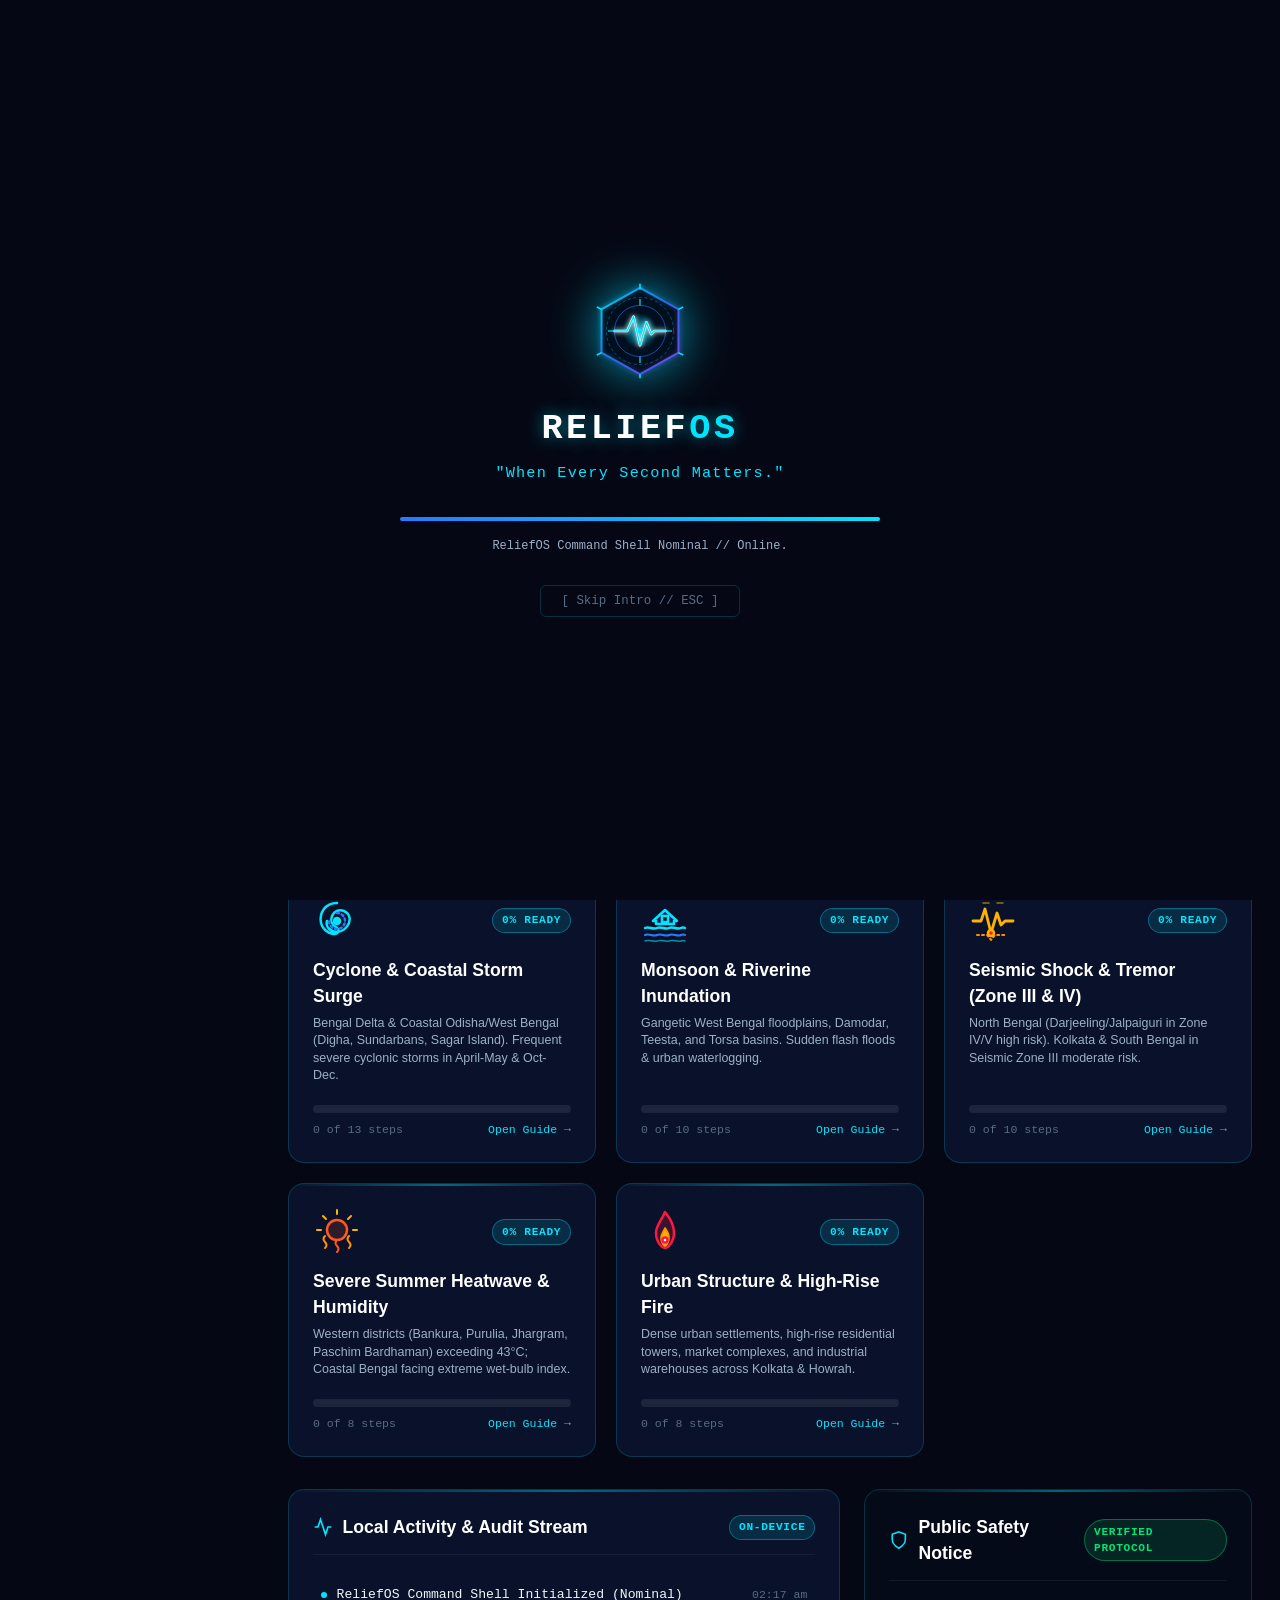
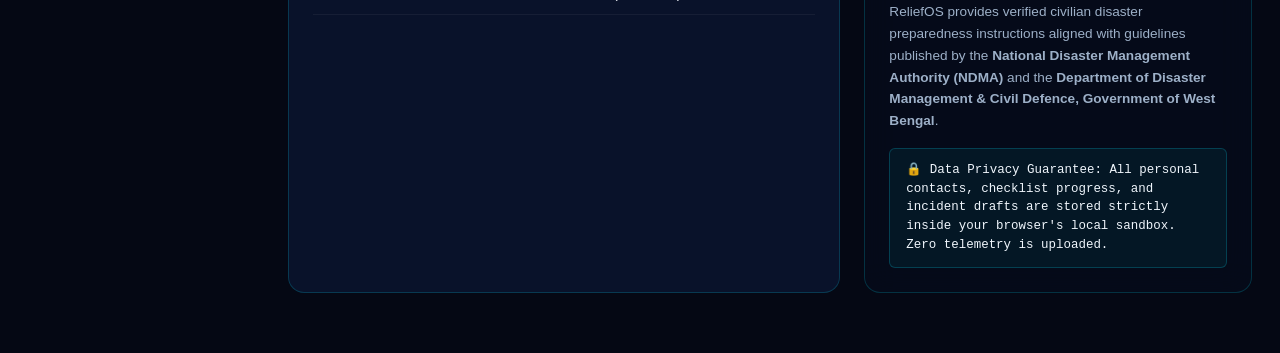
<file: relif/index.html>
<!DOCTYPE html>
<html lang="en">
<head>
  <meta charset="UTF-8">
  <meta name="viewport" content="width=device-width, initial-scale=1.0, maximum-scale=5.0">
  <title>ReliefOS — Disaster Preparedness Command System</title>
  <meta name="description" content="Futuristic Disaster Preparedness & Community Safety Web Application for India and West Bengal. When every second matters.">
  <meta name="theme-color" content="#050814">
  <link rel="icon" type="image/svg+xml" href="assets/icons/logo.svg">
  <link rel="manifest" href="manifest.json">

  <!-- Core Stylesheets -->
  <link rel="stylesheet" href="css/style.css">
  <link rel="stylesheet" href="css/components.css">
  <link rel="stylesheet" href="css/animations.css">
  <link rel="stylesheet" href="css/responsive.css">
</head>
<body>

  <!-- Ambient Tactical HUD Grid Overlay -->
  <div class="hud-grid-overlay" aria-hidden="true"></div>

  <!-- Mobile Sidebar Backdrop Scrim -->
  <div class="sidebar-backdrop" id="sidebar-backdrop" aria-hidden="true"></div>

  <!-- ==========================================================================
       A. FUTURISTIC INTRO EXPERIENCE (INITIALIZATION HUD)
       ========================================================================== -->
  <div class="intro-overlay" id="intro-overlay" role="dialog" aria-modal="true" aria-label="System Initializing">
    <div class="intro-content">
      <img src="assets/icons/logo.svg" alt="ReliefOS Emblematics" class="intro-logo">
      <h1 class="intro-title">RELIEF<span style="color: var(--accent-cyan);">OS</span></h1>
      <p class="intro-tagline">"When Every Second Matters."</p>

      <div class="intro-progress-bar" role="progressbar" aria-valuenow="0" aria-valuemin="0" aria-valuemax="100">
        <div class="intro-progress-fill" id="intro-progress-fill"></div>
      </div>

      <div class="intro-log-text" id="intro-log-text">Initializing telemetry sensor grid...</div>

      <button class="intro-skip-btn" id="btn-skip-intro">
        [ Skip Intro // ESC ]
      </button>
    </div>
  </div>

  <!-- ==========================================================================
       APPLICATION CONTAINER
       ========================================================================== -->
  <div class="app-container">

    <!-- SIDEBAR NAVIGATION -->
    <aside class="sidebar" id="app-sidebar" aria-label="Main Navigation">
      <div class="sidebar-header">
        <a href="#dashboard" class="brand-wrapper" data-route="dashboard">
          <img src="assets/icons/logo.svg" alt="ReliefOS" class="brand-logo-img">
          <div class="brand-text">
            <span class="brand-title">RELIEF<span style="color:var(--accent-cyan);">OS</span></span>
            <span class="brand-tagline">COMMAND MATRIX</span>
          </div>
        </a>
        <button class="sidebar-collapse-btn" id="btn-sidebar-collapse" aria-label="Toggle Sidebar Width">
          <svg viewBox="0 0 24 24" fill="none" stroke="currentColor" stroke-width="2" width="16" height="16">
            <polyline points="11 17 6 12 11 7"/>
            <polyline points="18 17 13 12 18 7"/>
          </svg>
        </button>
      </div>

      <nav class="sidebar-nav">
        <div class="nav-section-label">Command Matrix</div>
        <button class="nav-item active" data-route="dashboard">
          <span class="nav-item-icon">
            <svg viewBox="0 0 24 24" fill="none" stroke="currentColor" stroke-width="2"><rect x="3" y="3" width="7" height="7"/><rect x="14" y="3" width="7" height="7"/><rect x="14" y="14" width="7" height="7"/><rect x="3" y="14" width="7" height="7"/></svg>
          </span>
          <span class="nav-item-text" data-i18n="navDashboard">Command Dashboard</span>
        </button>

        <button class="nav-item" data-route="preparedness">
          <span class="nav-item-icon">
            <svg viewBox="0 0 24 24" fill="none" stroke="currentColor" stroke-width="2"><path d="M12 22s8-4 8-10V5l-8-3-8 3v7c0 6 8 10 8 10z"/></svg>
          </span>
          <span class="nav-item-text" data-i18n="navPreparedness">Disaster Guides</span>
          <span class="nav-item-badge">5 HAZARDS</span>
        </button>

        <button class="nav-item" data-route="emergency">
          <span class="nav-item-icon">
            <svg viewBox="0 0 24 24" fill="none" stroke="currentColor" stroke-width="2"><path d="M22 16.92v3a2 2 0 0 1-2.18 2 19.79 19.79 0 0 1-8.63-3.07 19.5 19.5 0 0 1-6-6 19.79 19.79 0 0 1-3.07-8.67A2 2 0 0 1 4.11 2h3a2 2 0 0 1 2 1.72 12.84 12.84 0 0 0 .7 2.81 2 2 0 0 1-.45 2.11L8.09 9.91a16 16 0 0 0 6 6l1.27-1.27a2 2 0 0 1 2.11-.45 12.84 12.84 0 0 0 2.81.7A2 2 0 0 1 22 16.92z"/></svg>
          </span>
          <span class="nav-item-text" data-i18n="navEmergency">Emergency 112</span>
          <span class="badge badge-red" style="padding:0.1rem 0.35rem; font-size:0.65rem;">SOS</span>
        </button>

        <button class="nav-item" data-route="location">
          <span class="nav-item-icon">
            <svg viewBox="0 0 24 24" fill="none" stroke="currentColor" stroke-width="2"><circle cx="12" cy="12" r="10"/><circle cx="12" cy="12" r="3"/><line x1="12" y1="2" x2="12" y2="5"/><line x1="12" y1="19" x2="12" y2="22"/><line x1="2" y1="12" x2="5" y2="12"/><line x1="19" y1="12" x2="22" y2="12"/></svg>
          </span>
          <span class="nav-item-text" data-i18n="navLocation">Smart Location</span>
        </button>

        <div class="nav-section-label">Civic Intelligence</div>
        <button class="nav-item" data-route="analyzer">
          <span class="nav-item-icon">
            <svg viewBox="0 0 24 24" fill="none" stroke="currentColor" stroke-width="2"><circle cx="12" cy="12" r="10"/><path d="m4.93 4.93 4.24 4.24"/><path d="m14.83 9.17 4.24-4.24"/><path d="m14.83 14.83 4.24 4.24"/><path d="m9.17 14.83-4.24 4.24"/></svg>
          </span>
          <span class="nav-item-text" data-i18n="navAnalyzer">Readiness Analyzer</span>
        </button>

        <button class="nav-item" data-route="reports">
          <span class="nav-item-icon">
            <svg viewBox="0 0 24 24" fill="none" stroke="currentColor" stroke-width="2"><path d="M14 2H6a2 2 0 0 0-2 2v16a2 2 0 0 0 2 2h12a2 2 0 0 0 2-2V8z"/><polyline points="14 2 14 8 20 8"/><line x1="16" y1="13" x2="8" y2="13"/><line x1="16" y1="17" x2="8" y2="17"/><polyline points="10 9 9 9 8 9"/></svg>
          </span>
          <span class="nav-item-text" data-i18n="navReports">Community Reports</span>
          <span class="badge badge-demo" style="font-size:0.65rem;">DEMO</span>
        </button>

        <div class="nav-section-label">System Control</div>
        <button class="nav-item" data-route="settings">
          <span class="nav-item-icon">
            <svg viewBox="0 0 24 24" fill="none" stroke="currentColor" stroke-width="2"><circle cx="12" cy="12" r="3"/><path d="M19.4 15a1.65 1.65 0 0 0 .33 1.82l.06.06a2 2 0 0 1 0 2.83 2 2 0 0 1-2.83 0l-.06-.06a1.65 1.65 0 0 0-1.82-.33 1.65 1.65 0 0 0-1 1.51V21a2 2 0 0 1-2 2 2 2 0 0 1-2-2v-.09A1.65 1.65 0 0 0 9 19.4a1.65 1.65 0 0 0-1.82.33l-.06.06a2 2 0 0 1-2.83 0 2 2 0 0 1 0-2.83l.06-.06a1.65 1.65 0 0 0 .33-1.82 1.65 1.65 0 0 0-1.51-1H3a2 2 0 0 1-2-2 2 2 0 0 1 2-2h.09A1.65 1.65 0 0 0 4.6 9a1.65 1.65 0 0 0-.33-1.82l-.06-.06a2 2 0 0 1 0-2.83 2 2 0 0 1 2.83 0l.06.06a1.65 1.65 0 0 0 1.82.33H9a1.65 1.65 0 0 0 1-1.51V3a2 2 0 0 1 2-2 2 2 0 0 1 2 2v.09a1.65 1.65 0 0 0 1 1.51 1.65 1.65 0 0 0 1.82-.33l.06-.06a2 2 0 0 1 2.83 0 2 2 0 0 1 0 2.83l-.06.06a1.65 1.65 0 0 0-.33 1.82V9a1.65 1.65 0 0 0 1.51 1H21a2 2 0 0 1 2 2 2 2 0 0 1-2 2h-.09a1.65 1.65 0 0 0-1.51 1z"/></svg>
          </span>
          <span class="nav-item-text" data-i18n="navSettings">Settings & System</span>
        </button>
      </nav>

      <div class="sidebar-footer">
        <div class="system-status-pill">
          <div class="status-beacon"></div>
          <span data-i18n="systemNominal">SYSTEM NOMINAL // STANDBY</span>
        </div>
      </div>
    </aside>

    <!-- MAIN VIEW WRAPPER -->
    <div class="main-wrapper" id="app-main-wrapper">

      <!-- TOP COMMAND HEADER -->
      <header class="top-header">
        <div class="header-left">
          <button class="mobile-menu-btn" id="btn-mobile-menu" aria-label="Open Mobile Menu">
            <svg viewBox="0 0 24 24" fill="none" stroke="currentColor" stroke-width="2" width="22" height="22">
              <line x1="3" y1="12" x2="21" y2="12"/>
              <line x1="3" y1="6" x2="21" y2="6"/>
              <line x1="3" y1="18" x2="21" y2="18"/>
            </svg>
          </button>

          <!-- Realtime Local Clock -->
          <div class="header-time-chip" title="Realtime IST Telemetry">
            <svg viewBox="0 0 24 24" fill="none" stroke="currentColor" stroke-width="2" width="14" height="14">
              <circle cx="12" cy="12" r="10"/><polyline points="12 6 12 12 16 14"/>
            </svg>
            <span class="time-clock" id="hud-live-clock">--:--:--</span>
            <span class="time-date" id="hud-live-date">---</span>
          </div>

          <!-- Location Selector Chip -->
          <div class="header-location-chip" data-route="location" title="Click to adjust coordinates">
            <svg viewBox="0 0 24 24" fill="none" stroke="currentColor" stroke-width="2" width="14" height="14">
              <path d="M21 10c0 7-9 13-9 13s-9-6-9-13a9 9 0 0 1 18 0z"/><circle cx="12" cy="10" r="3"/>
            </svg>
            <span id="header-location-name">Kolkata, WB</span>
          </div>
        </div>

        <div class="header-right">
          <!-- Network Connectivity Badge -->
          <div class="network-badge" id="hud-network-badge" title="Browser Connectivity Status">
            <div class="network-dot"></div>
            <span id="hud-network-label" data-i18n="onlineNotice">ONLINE</span>
          </div>

          <!-- Quick Search -->
          <button class="search-trigger-btn" id="btn-search-trigger" aria-label="Search Disaster Knowledge Base">
            <svg viewBox="0 0 24 24" fill="none" stroke="currentColor" stroke-width="2" width="14" height="14">
              <circle cx="11" cy="11" r="8"/><line x1="21" y1="21" x2="16.65" y2="16.65"/>
            </svg>
            <span data-i18n="quickSearch">Search</span>
            <span class="kbd-shortcut">Ctrl K</span>
          </button>

          <!-- Language Switcher Toggle -->
          <button class="lang-toggle-btn" id="btn-lang-toggle" title="Toggle Language (English / বাংলা)">
            🌐 <span class="lang-label">বাংলা</span>
          </button>

          <!-- Urgent SOS 112 Trigger -->
          <button class="header-sos-btn trigger-sos-112" aria-label="Trigger Emergency Dial 112">
            <svg viewBox="0 0 24 24" fill="none" stroke="currentColor" stroke-width="2.5" width="16" height="16">
              <path d="M22 16.92v3a2 2 0 0 1-2.18 2 19.79 19.79 0 0 1-8.63-3.07 19.5 19.5 0 0 1-6-6 19.79 19.79 0 0 1-3.07-8.67A2 2 0 0 1 4.11 2h3a2 2 0 0 1 2 1.72 12.84 12.84 0 0 0 .7 2.81 2 2 0 0 1-.45 2.11L8.09 9.91a16 16 0 0 0 6 6l1.27-1.27a2 2 0 0 1 2.11-.45 12.84 12.84 0 0 0 2.81.7A2 2 0 0 1 22 16.92z"/>
            </svg>
            <span data-i18n="callEmergency">CALL 112</span>
          </button>
        </div>
      </header>

      <!-- CONTENT ROUTING AREA -->
      <main class="content-area">

        <!-- ==================================================================
             VIEW: DASHBOARD
             ================================================================== -->
        <section class="view-section active" id="view-dashboard">
          <div class="view-header">
            <div class="view-pretitle" data-i18n="dashTelemetryTitle">Operational Command Telemetry</div>
            <h1 class="view-title">Disaster Preparedness & Tactical Command</h1>
            <p class="view-subtitle">Real-time localized emergency metrics, verified state protocols, and interactive survival readiness tracking for West Bengal.</p>
          </div>

          <!-- Top Grid: Readiness Gauge + Tactical Radar + Urgent SOS -->
          <div class="dashboard-grid">
            <!-- Readiness Gauge Card -->
            <div class="hud-card col-span-5">
              <div class="hud-card-header">
                <div class="hud-card-title">
                  <svg viewBox="0 0 24 24" fill="none" stroke="currentColor" stroke-width="2"><circle cx="12" cy="12" r="10"/><path d="m4.93 4.93 4.24 4.24"/><path d="m14.83 9.17 4.24-4.24"/><path d="m14.83 14.83 4.24 4.24"/><path d="m9.17 14.83-4.24 4.24"/></svg>
                  <span data-i18n="dashReadinessTitle">Preparedness Readiness Index</span>
                </div>
                <span class="badge badge-verified" id="dash-readiness-level-badge">CALCULATING</span>
              </div>
              <div class="score-card-gauge">
                <div class="radial-progress-wrapper">
                  <svg class="radial-progress-svg" viewBox="0 0 100 100">
                    <circle class="radial-progress-bg" cx="50" cy="50" r="45" stroke-width="8" fill="none"/>
                    <circle class="radial-progress-fill" id="dash-readiness-circle-fill" cx="50" cy="50" r="45" stroke-width="8" fill="none"
                            stroke-dasharray="282.74" stroke-dashoffset="282.74"/>
                  </svg>
                  <div class="radial-progress-center">
                    <div class="radial-score-val" id="dash-readiness-val">0%</div>
                    <div class="radial-score-label">INDEX</div>
                  </div>
                </div>
                <div>
                  <p class="hud-card-desc" style="margin-bottom:0.75rem;" data-i18n="dashReadinessSub">
                    Dynamic score derived from completed household checklists and risk assessment.
                  </p>
                  <a href="#analyzer" class="btn btn-outline btn-sm" data-route="analyzer">
                    Take Safety Assessment →
                  </a>
                </div>
              </div>
            </div>

            <!-- Tactical Hazard Radar -->
            <div class="hud-card col-span-4" style="display:flex; flex-direction:column; justify-content:space-between;">
              <div class="hud-card-header">
                <div class="hud-card-title">
                  <svg viewBox="0 0 24 24" fill="none" stroke="currentColor" stroke-width="2"><circle cx="12" cy="12" r="10"/><line x1="12" y1="2" x2="12" y2="6"/><line x1="12" y1="18" x2="12" y2="22"/><line x1="2" y1="12" x2="6" y2="12"/><line x1="18" y1="12" x2="22" y2="12"/></svg>
                  <span data-i18n="dashRadarTitle">Tactical Hazard Radar</span>
                </div>
                <span class="badge badge-demo" data-i18n="demoBadge">DEMO RADAR</span>
              </div>
              <div class="radar-widget">
                <div class="radar-canvas-wrap">
                  <canvas id="dashboard-radar-canvas" class="radar-canvas"></canvas>
                </div>
                <div class="radar-hud-telemetry">
                  <span>SWEEP: 360° CONT</span>
                  <span>RANGE: 50 KM</span>
                  <span>GRID: NOMINAL</span>
                </div>
              </div>
              <p style="font-size:0.7rem; color:var(--text-muted); text-align:center; font-family:var(--font-mono); margin-top:0.4rem;">
                * Simulated decorative telemetry radar. Does not represent live weather radar.
              </p>
            </div>

            <!-- Urgent Emergency SOS Card -->
            <div class="hud-card col-span-3 emergency-call-card" style="display:flex; flex-direction:column; justify-content:space-between; border-color:rgba(255,23,68,0.4); background:rgba(25,10,24,0.7);">
              <div>
                <div class="hud-card-header" style="border-bottom-color:rgba(255,23,68,0.2);">
                  <div class="hud-card-title" style="color:#FF5252;">
                    <svg viewBox="0 0 24 24" fill="none" stroke="#FF1744" stroke-width="2.5"><path d="M10.29 3.86 1.82 18a2 2 0 0 0 1.71 3h16.94a2 2 0 0 0 1.71-3L13.71 3.86a2 2 0 0 0-3.42 0z"/><line x1="12" y1="9" x2="12" y2="13"/><line x1="12" y1="17" x2="12.01" y2="17"/></svg>
                    Emergency Dispatch
                  </div>
                  <span class="badge badge-red">INDIA 24/7</span>
                </div>
                <p style="font-size:0.82rem; color:var(--text-secondary); line-height:1.45; margin-bottom:1rem;">
                  One-tap access to India's official National Universal Emergency Helpline 112 (Police, Fire, Medical, Rescue).
                </p>
              </div>

              <div>
                <button class="btn btn-danger btn-lg sos-large-button trigger-sos-112" style="width:100%; font-size:1.15rem; font-weight:800; letter-spacing:0.06em; margin-bottom:0.75rem;">
                  <svg viewBox="0 0 24 24" fill="none" stroke="currentColor" stroke-width="2.5"><path d="M22 16.92v3a2 2 0 0 1-2.18 2 19.79 19.79 0 0 1-8.63-3.07 19.5 19.5 0 0 1-6-6 19.79 19.79 0 0 1-3.07-8.67A2 2 0 0 1 4.11 2h3a2 2 0 0 1 2 1.72 12.84 12.84 0 0 0 .7 2.81 2 2 0 0 1-.45 2.11L8.09 9.91a16 16 0 0 0 6 6l1.27-1.27a2 2 0 0 1 2.11-.45 12.84 12.84 0 0 0 2.81.7A2 2 0 0 1 22 16.92z"/></svg>
                  CALL 112
                </button>
                <a href="#emergency" class="btn btn-outline btn-sm" data-route="emergency" style="width:100%;">
                  Open Helplines & Contacts →
                </a>
              </div>
            </div>
          </div>

          <!-- Mid Section: 5 Disaster Profiles Overview -->
          <div style="margin-bottom: 2rem;">
            <div style="display:flex; align-items:center; justify-content:space-between; margin-bottom:1rem;">
              <h2 style="font-size:1.35rem; font-weight:700; color:#FFFFFF;" data-i18n="dashDisastersOverview">
                High-Priority Disaster Profiles
              </h2>
              <a href="#preparedness" class="btn btn-outline btn-sm" data-route="preparedness">
                View All Guides & Checklists →
              </a>
            </div>
            <div class="disaster-grid" id="dash-disasters-cards">
              <!-- Dynamically populated by dashboard.js -->
            </div>
          </div>

          <!-- Bottom Grid: Local Activity Stream & Trust Statement -->
          <div class="dashboard-grid">
            <div class="hud-card col-span-7">
              <div class="hud-card-header">
                <div class="hud-card-title">
                  <svg viewBox="0 0 24 24" fill="none" stroke="currentColor" stroke-width="2"><polyline points="22 12 18 12 15 21 9 3 6 12 2 12"/></svg>
                  <span data-i18n="dashActivityTitle">Local Activity & Audit Stream</span>
                </div>
                <span class="badge badge-cyan">ON-DEVICE</span>
              </div>
              <div id="dash-activity-stream">
                <!-- Dynamically populated by dashboard.js -->
              </div>
            </div>

            <div class="hud-card col-span-5" style="background:rgba(6,12,28,0.7);">
              <div class="hud-card-header">
                <div class="hud-card-title">
                  <svg viewBox="0 0 24 24" fill="none" stroke="currentColor" stroke-width="2"><path d="M12 22s8-4 8-10V5l-8-3-8 3v7c0 6 8 10 8 10z"/></svg>
                  Public Safety Notice
                </div>
                <span class="badge badge-verified">VERIFIED PROTOCOL</span>
              </div>
              <p style="font-size:0.85rem; color:var(--text-secondary); line-height:1.6; margin-bottom:1rem;">
                ReliefOS provides verified civilian disaster preparedness instructions aligned with guidelines published by the <strong>National Disaster Management Authority (NDMA)</strong> and the <strong>Department of Disaster Management & Civil Defence, Government of West Bengal</strong>.
              </p>
              <div style="background:rgba(0,229,255,0.06); padding:0.75rem 1rem; border-radius:6px; border:1px solid rgba(0,229,255,0.2); font-size:0.78rem; font-family:var(--font-mono); color:var(--text-primary);">
                🔒 Data Privacy Guarantee: All personal contacts, checklist progress, and incident drafts are stored strictly inside your browser's local sandbox. Zero telemetry is uploaded.
              </div>
            </div>
          </div>
        </section>

        <!-- ==================================================================
             VIEW: DISASTER PREPAREDNESS GUIDES
             ================================================================== -->
        <section class="view-section" id="view-preparedness">
          <div class="view-header">
            <div class="view-pretitle" data-i18n="navPreparedness">Disaster Preparedness Center</div>
            <h1 class="view-title">Standard Operating Procedures & Life Safety Guides</h1>
            <p class="view-subtitle">Interactive multi-stage survival checklists, caution alerts, voice readouts, and recovery instructions tailored for West Bengal.</p>
          </div>

          <!-- Category Tabs -->
          <div class="segmented-tabs" id="disaster-category-tabs">
            <!-- Dynamically populated by preparedness.js -->
          </div>

          <!-- Active Disaster Guide Content -->
          <div id="disaster-guide-content">
            <!-- Dynamically populated by preparedness.js -->
          </div>
        </section>

        <!-- ==================================================================
             VIEW: EMERGENCY ASSISTANCE CENTER
             ================================================================== -->
        <section class="view-section" id="view-emergency">
          <div class="view-header">
            <div class="view-pretitle" data-i18n="navEmergency">Emergency Assistance Center</div>
            <h1 class="view-title" data-i18n="emergencyViewTitle">Emergency Assistance Center</h1>
            <p class="view-subtitle" data-i18n="emergencyViewDesc">Direct dial access to India's official emergency dispatch networks and your encrypted local personal contacts.</p>
          </div>

          <!-- Mandatory Public Safety Disclaimer Banner -->
          <div class="hud-card" style="border-left:4px solid var(--status-warning); background:rgba(255,179,0,0.08); margin-bottom:1.75rem; padding:1.25rem;">
            <div style="display:flex; align-items:center; gap:0.5rem; color:#FFD54F; font-weight:700; font-family:var(--font-mono); font-size:0.85rem; margin-bottom:0.35rem;">
              ⚠️ IMPORTANT PUBLIC SAFETY DISCLAIMER
            </div>
            <p style="font-size:0.88rem; color:#F0F6FC; line-height:1.5;" data-i18n="emergencyDisclaimer">
              ReliefOS is an independent preparedness tool. It does not automatically contact emergency responders, dispatch rescue services, or monitor emergencies. In an active life-threatening crisis, dial 112 directly.
            </p>
          </div>

          <!-- Big Emergency Action Hero -->
          <div class="hud-card" style="background:linear-gradient(135deg, rgba(255,23,68,0.15) 0%, rgba(13,25,54,0.8) 100%); border-color:rgba(255,23,68,0.5); padding:2rem; margin-bottom:2rem; text-align:center;">
            <span class="badge badge-red" style="font-size:0.78rem; padding:0.25rem 0.75rem; margin-bottom:0.75rem;">NATIONAL EMERGENCY RESPONSE SUPPORT SYSTEM (ERSS)</span>
            <h2 style="font-size:2.2rem; font-weight:800; color:#FFFFFF; margin-bottom:0.5rem; letter-spacing:-0.01em;">
              Universal Emergency Helpline: 112
            </h2>
            <p style="font-size:0.95rem; color:var(--text-secondary); max-width:640px; margin:0 auto 1.5rem auto;">
              Connecting Police (100), Fire (101), Ambulance (108), and State Disaster Management across all 23 districts of West Bengal.
            </p>
            <button class="btn btn-danger btn-lg trigger-sos-112" style="font-size:1.25rem; font-weight:800; padding:1.1rem 2.5rem; box-shadow:0 0 30px rgba(255,23,68,0.7);">
              <svg viewBox="0 0 24 24" fill="none" stroke="currentColor" stroke-width="2.5" width="22" height="22"><path d="M22 16.92v3a2 2 0 0 1-2.18 2 19.79 19.79 0 0 1-8.63-3.07 19.5 19.5 0 0 1-6-6 19.79 19.79 0 0 1-3.07-8.67A2 2 0 0 1 4.11 2h3a2 2 0 0 1 2 1.72 12.84 12.84 0 0 0 .7 2.81 2 2 0 0 1-.45 2.11L8.09 9.91a16 16 0 0 0 6 6l1.27-1.27a2 2 0 0 1 2.11-.45 12.84 12.84 0 0 0 2.81.7A2 2 0 0 1 22 16.92z"/></svg>
              <span data-i18n="callEmergencyFull">CALL EMERGENCY SERVICES (112)</span>
            </button>
          </div>

          <!-- Official Helplines Directory -->
          <div style="margin-bottom:2.5rem;">
            <div style="display:flex; align-items:center; justify-content:space-between; margin-bottom:1.25rem;">
              <h2 style="font-size:1.35rem; font-weight:700; color:#FFFFFF;" data-i18n="officialHelplines">
                Official Indian & West Bengal Helplines
              </h2>
              <span class="badge badge-verified">24/7 TOLL-FREE</span>
            </div>
            <div style="display:grid; grid-template-columns:repeat(auto-fill, minmax(280px, 1fr)); gap:1.25rem;" id="official-helplines-grid">
              <!-- Dynamically populated by emergency.js -->
            </div>
          </div>

          <!-- Personal Contacts Manager -->
          <div>
            <div style="display:flex; align-items:center; justify-content:space-between; margin-bottom:1.25rem;">
              <div>
                <h2 style="font-size:1.35rem; font-weight:700; color:#FFFFFF;" data-i18n="personalContacts">
                  Personal Emergency Contacts
                </h2>
                <p style="font-size:0.8rem; color:var(--text-muted); font-family:var(--font-mono);">
                  Stored exclusively in device LocalStorage. Accessible during offline conditions.
                </p>
              </div>
              <button class="btn btn-primary btn-sm" data-open-modal="modal-add-contact" data-i18n="addContactBtn">
                + Add Personal Contact
              </button>
            </div>
            <div style="display:flex; flex-direction:column; gap:0.75rem;" id="personal-contacts-list">
              <!-- Dynamically populated by emergency.js -->
            </div>
          </div>
        </section>

        <!-- ==================================================================
             VIEW: SMART LOCATION & GRID PIN
             ================================================================== -->
        <section class="view-section" id="view-location">
          <div class="view-header">
            <div class="view-pretitle" data-i18n="navLocation">Smart Geolocation & Grid Pin</div>
            <h1 class="view-title" data-i18n="locationViewTitle">Smart Geolocation & Grid Pin</h1>
            <p class="view-subtitle" data-i18n="locationViewDesc">Permission-based browser geolocation. Coordinates are processed strictly in your browser and never uploaded.</p>
          </div>

          <div class="dashboard-grid">
            <!-- Left Panel: GPS Controls & Telemetry Data -->
            <div class="hud-card col-span-5" style="display:flex; flex-direction:column; justify-content:space-between;">
              <div>
                <div class="hud-card-header">
                  <div class="hud-card-title">
                    <svg viewBox="0 0 24 24" fill="none" stroke="currentColor" stroke-width="2"><circle cx="12" cy="12" r="10"/><circle cx="12" cy="12" r="3"/><line x1="12" y1="2" x2="12" y2="5"/><line x1="12" y1="19" x2="12" y2="22"/><line x1="2" y1="12" x2="5" y2="12"/><line x1="19" y1="12" x2="22" y2="12"/></svg>
                    Position Fix Telemetry
                  </div>
                  <span class="badge badge-cyan">LOCAL GPS</span>
                </div>

                <div style="background:rgba(6,12,28,0.8); border:1px solid var(--border-subtle); border-radius:8px; padding:1.25rem; margin-bottom:1.25rem;">
                  <div style="display:grid; grid-template-columns:1fr 1fr; gap:1rem; margin-bottom:1rem;">
                    <div>
                      <div style="font-size:0.72rem; font-family:var(--font-mono); color:var(--text-muted);">LATITUDE</div>
                      <div style="font-size:1.15rem; font-family:var(--font-mono); font-weight:700; color:var(--accent-cyan);" id="geo-disp-lat">22.5726° N</div>
                    </div>
                    <div>
                      <div style="font-size:0.72rem; font-family:var(--font-mono); color:var(--text-muted);">LONGITUDE</div>
                      <div style="font-size:1.15rem; font-family:var(--font-mono); font-weight:700; color:var(--accent-cyan);" id="geo-disp-lon">88.3639° E</div>
                    </div>
                  </div>
                  <div style="border-top:1px solid rgba(255,255,255,0.06); padding-top:0.75rem;">
                    <div style="font-size:0.72rem; font-family:var(--font-mono); color:var(--text-muted);">REGION / DISTRICT</div>
                    <div style="font-size:0.95rem; font-weight:600; color:#FFFFFF;" id="geo-disp-name">Kolkata, West Bengal (Default Demo)</div>
                  </div>
                  <div style="display:flex; justify-content:space-between; font-size:0.72rem; font-family:var(--font-mono); color:var(--text-muted); margin-top:0.6rem;">
                    <span>ACCURACY: <strong style="color:var(--status-safe);" id="geo-disp-acc">Manual Preset</strong></span>
                    <span>TIMESTAMP: <strong id="geo-disp-time">--:--</strong></span>
                  </div>
                </div>

                <!-- GPS Trigger Button -->
                <button class="btn btn-primary btn-lg" id="btn-detect-gps" style="width:100%; margin-bottom:0.75rem;">
                  <svg viewBox="0 0 24 24" fill="none" stroke="currentColor" stroke-width="2"><circle cx="12" cy="12" r="10"/><path d="m22 2-7 20-4-9-9-4Z"/></svg>
                  <span data-i18n="requestLocationBtn">Detect Current GPS Coordinates</span>
                </button>

                <div style="display:flex; gap:0.6rem;">
                  <button class="btn btn-outline btn-sm" id="btn-copy-coords" style="flex:1;" onclick="window.ReliefOS_CopyCoords()">
                    📋 <span data-i18n="copyCoordsBtn">Copy Coordinates</span>
                  </button>
                  <a href="https://www.openstreetmap.org" target="_blank" rel="noopener noreferrer" class="btn btn-secondary btn-sm" id="geo-map-external-link" style="flex:1;">
                    🗺️ <span data-i18n="openMapBtn">Open in Satellite Map</span>
                  </a>
                </div>
              </div>

              <!-- Manual District Selection -->
              <div style="margin-top:1.5rem; padding-top:1.25rem; border-top:1px solid rgba(255,255,255,0.08);">
                <div class="form-group" style="margin-bottom:0;">
                  <label class="form-label" for="select-wb-district" data-i18n="manualLocationTitle">
                    Manual West Bengal District Selection
                  </label>
                  <select class="form-select" id="select-wb-district">
                    <!-- Populated by geolocation.js -->
                  </select>
                </div>
              </div>
            </div>

            <!-- Right Panel: Tactical Vector Reticle Map -->
            <div class="hud-card col-span-7" style="display:flex; flex-direction:column; justify-content:space-between;">
              <div class="hud-card-header">
                <div class="hud-card-title">
                  <svg viewBox="0 0 24 24" fill="none" stroke="currentColor" stroke-width="2"><polygon points="1 6 1 22 8 18 16 22 23 18 23 2 16 6 8 2 1 6"/><line x1="8" y1="2" x2="8" y2="18"/><line x1="16" y1="6" x2="16" y2="22"/></svg>
                  Tactical Grid Reticle
                </div>
                <span class="badge badge-demo">SIMULATED TILES</span>
              </div>

              <div style="border-radius:10px; overflow:hidden; border:1px solid var(--border-subtle); background:#060c1d; position:relative;">
                <canvas id="tactical-grid-canvas" style="width:100%; height:300px; display:block;"></canvas>
              </div>

              <div style="margin-top:1rem; padding:0.75rem 1rem; background:rgba(6,12,28,0.7); border-radius:6px; font-size:0.78rem; color:var(--text-secondary); line-height:1.45;">
                <strong style="color:var(--status-warning);">Notice:</strong> To maintain maximum client reliability in extreme zero-connectivity disaster zones, ReliefOS uses native vector canvas rendering. No commercial tracking API keys are required.
              </div>
            </div>
          </div>
        </section>

        <!-- ==================================================================
             VIEW: READINESS ANALYZER
             ================================================================== -->
        <section class="view-section" id="view-analyzer">
          <div class="view-header">
            <div class="view-pretitle" data-i18n="navAnalyzer">Preparedness Readiness Analyzer</div>
            <h1 class="view-title" data-i18n="analyzerTitle">Preparedness Readiness Analyzer</h1>
            <p class="view-subtitle" data-i18n="analyzerDesc">Evaluate your household's safety readiness with this rule-based questionnaire.</p>
          </div>

          <div class="dashboard-grid">
            <!-- Questionnaire Form -->
            <div class="hud-card col-span-7">
              <div class="hud-card-header">
                <div class="hud-card-title">
                  <svg viewBox="0 0 24 24" fill="none" stroke="currentColor" stroke-width="2"><path d="M14 2H6a2 2 0 0 0-2 2v16a2 2 0 0 0 2 2h12a2 2 0 0 0 2-2V8z"/><polyline points="14 2 14 8 20 8"/><line x1="16" y1="13" x2="8" y2="13"/><line x1="16" y1="17" x2="8" y2="17"/></svg>
                  Household Readiness Survey
                </div>
                <span class="badge badge-cyan">7 BENCHMARKS</span>
              </div>

              <form id="form-readiness-analyzer" style="display:flex; flex-direction:column; gap:1.2rem;">
                <div style="background:rgba(6,12,28,0.6); padding:1rem; border-radius:8px; border:1px solid var(--border-subtle);">
                  <div style="font-weight:600; font-size:0.92rem; color:#FFFFFF; margin-bottom:0.6rem;">
                    1. Do you know India's Universal Emergency Number (112)?
                  </div>
                  <div style="display:flex; gap:1.5rem; font-family:var(--font-mono); font-size:0.85rem;">
                    <label style="cursor:pointer;"><input type="radio" name="q1" value="yes" required> Yes, fully familiar</label>
                    <label style="cursor:pointer;"><input type="radio" name="q1" value="no"> No / Unsure</label>
                  </div>
                </div>

                <div style="background:rgba(6,12,28,0.6); padding:1rem; border-radius:8px; border:1px solid var(--border-subtle);">
                  <div style="font-weight:600; font-size:0.92rem; color:#FFFFFF; margin-bottom:0.6rem;">
                    2. Does your family have a pre-agreed disaster meeting point and communication plan?
                  </div>
                  <div style="display:flex; gap:1.5rem; font-family:var(--font-mono); font-size:0.85rem;">
                    <label style="cursor:pointer;"><input type="radio" name="q2" value="yes" required> Yes, planned</label>
                    <label style="cursor:pointer;"><input type="radio" name="q2" value="no"> No plan yet</label>
                  </div>
                </div>

                <div style="background:rgba(6,12,28,0.6); padding:1rem; border-radius:8px; border:1px solid var(--border-subtle);">
                  <div style="font-weight:600; font-size:0.92rem; color:#FFFFFF; margin-bottom:0.6rem;">
                    3. Are critical family documents (Aadhaar, deeds, marksheets) in waterproof pouches or secure cloud storage?
                  </div>
                  <div style="display:flex; gap:1.5rem; font-family:var(--font-mono); font-size:0.85rem;">
                    <label style="cursor:pointer;"><input type="radio" name="q3" value="yes" required> Yes, waterproofed</label>
                    <label style="cursor:pointer;"><input type="radio" name="q3" value="no"> Not secured</label>
                  </div>
                </div>

                <div style="background:rgba(6,12,28,0.6); padding:1rem; border-radius:8px; border:1px solid var(--border-subtle);">
                  <div style="font-weight:600; font-size:0.92rem; color:#FFFFFF; margin-bottom:0.6rem;">
                    4. Do you have a packed 72-hour survival kit (sealed water, ORS, dry food, torch, power bank)?
                  </div>
                  <div style="display:flex; gap:1.5rem; font-family:var(--font-mono); font-size:0.85rem;">
                    <label style="cursor:pointer;"><input type="radio" name="q4" value="yes" required> Yes, ready</label>
                    <label style="cursor:pointer;"><input type="radio" name="q4" value="no"> Incomplete / None</label>
                  </div>
                </div>

                <div style="background:rgba(6,12,28,0.6); padding:1rem; border-radius:8px; border:1px solid var(--border-subtle);">
                  <div style="font-weight:600; font-size:0.92rem; color:#FFFFFF; margin-bottom:0.6rem;">
                    5. Have you identified the nearest designated Multipurpose Cyclone Shelter (MPCS) or high ground?
                  </div>
                  <div style="display:flex; gap:1.5rem; font-family:var(--font-mono); font-size:0.85rem;">
                    <label style="cursor:pointer;"><input type="radio" name="q5" value="yes" required> Yes, location known</label>
                    <label style="cursor:pointer;"><input type="radio" name="q5" value="no"> Not identified</label>
                  </div>
                </div>

                <div style="background:rgba(6,12,28,0.6); padding:1rem; border-radius:8px; border:1px solid var(--border-subtle);">
                  <div style="font-weight:600; font-size:0.92rem; color:#FFFFFF; margin-bottom:0.6rem;">
                    6. Do all adult family members know how to immediately shut off the electrical main breaker & LPG gas valve?
                  </div>
                  <div style="display:flex; gap:1.5rem; font-family:var(--font-mono); font-size:0.85rem;">
                    <label style="cursor:pointer;"><input type="radio" name="q6" value="yes" required> Yes, trained</label>
                    <label style="cursor:pointer;"><input type="radio" name="q6" value="no"> Not trained</label>
                  </div>
                </div>

                <div style="background:rgba(6,12,28,0.6); padding:1rem; border-radius:8px; border:1px solid var(--border-subtle);">
                  <div style="font-weight:600; font-size:0.92rem; color:#FFFFFF; margin-bottom:0.6rem;">
                    7. Do you have a stocked First Aid kit with essential chronic medications for elderly members?
                  </div>
                  <div style="display:flex; gap:1.5rem; font-family:var(--font-mono); font-size:0.85rem;">
                    <label style="cursor:pointer;"><input type="radio" name="q7" value="yes" required> Yes, stocked</label>
                    <label style="cursor:pointer;"><input type="radio" name="q7" value="no"> Inadequate</label>
                  </div>
                </div>

                <button type="submit" class="btn btn-primary btn-lg" style="margin-top:0.5rem;" data-i18n="calculateScoreBtn">
                  Calculate My Readiness Score
                </button>
              </form>
            </div>

            <!-- Score Results & Recommendations -->
            <div class="hud-card col-span-5" id="analyzer-results-panel" style="display:none;">
              <div class="hud-card-header">
                <div class="hud-card-title">
                  <svg viewBox="0 0 24 24" fill="none" stroke="currentColor" stroke-width="2"><polyline points="20 6 9 17 4 12"/></svg>
                  <span data-i18n="scoreResultTitle">Your Safety Readiness Assessment</span>
                </div>
                <span class="badge badge-verified" id="analyzer-level-badge">CALCULATED</span>
              </div>

              <div style="text-align:center; padding:1.5rem 0; border-bottom:1px solid rgba(255,255,255,0.08);">
                <div style="font-family:var(--font-mono); font-size:3.5rem; font-weight:800; color:#00E5FF; line-height:1;" id="analyzer-score-val">
                  0%
                </div>
                <div style="font-size:0.78rem; font-family:var(--font-mono); color:var(--text-muted); margin-top:0.4rem;">
                  OVERALL RESILIENCE SCORE
                </div>
                <div class="hud-progress-bar" style="margin-top:1.25rem; height:10px;">
                  <div class="hud-progress-fill" id="analyzer-score-fill" style="width:0%;"></div>
                </div>
              </div>

              <div style="padding-top:1.25rem;">
                <h4 style="font-size:1rem; font-weight:700; color:#FFFFFF; margin-bottom:0.75rem;" data-i18n="recommendationsTitle">
                  Prioritized Recommendations
                </h4>
                <ul id="analyzer-recommendations-list" style="padding-left:1.25rem; line-height:1.6;">
                  <!-- Dynamically populated -->
                </ul>
              </div>

              <div style="margin-top:1.5rem; padding:0.75rem 1rem; background:rgba(255,179,0,0.08); border-radius:6px; border:1px solid rgba(255,179,0,0.25); font-size:0.75rem; color:#FFD54F;" data-i18n="analyzerDisclaimer">
                EDUCATIONAL TOOL ONLY: This assessment provides general guidance and does not guarantee real-world survival or hazard immunity.
              </div>
            </div>
          </div>
        </section>

        <!-- ==================================================================
             VIEW: COMMUNITY INCIDENT REPORTS DEMO
             ================================================================== -->
        <section class="view-section" id="view-reports">
          <div class="view-header">
            <div class="view-pretitle" data-i18n="navReports">Community Incident Reports</div>
            <h1 class="view-title" data-i18n="reportsTitle">Community Incident Reporting Demo</h1>
            <p class="view-subtitle" data-i18n="reportsDesc">Demonstration tool for documenting localized hazards. All entries remain strictly local in your browser storage.</p>
          </div>

          <!-- Prominent Disclaimer -->
          <div class="hud-card" style="background:rgba(255,179,0,0.08); border-color:rgba(255,179,0,0.3); padding:1rem 1.25rem; margin-bottom:1.5rem;">
            <div style="display:flex; align-items:center; gap:0.5rem; color:#FFD54F; font-family:var(--font-mono); font-size:0.82rem; font-weight:700; margin-bottom:0.25rem;">
              ⚠️ LOCAL DRAFT SIMULATION — NOT TRANSMITTED
            </div>
            <p style="font-size:0.85rem; color:var(--text-secondary); line-height:1.45;" data-i18n="reportDisclaimer">
              Reports submitted here are stored locally on your device for demonstration purposes. They are NOT sent to municipal, fire, or disaster authorities. To report real active emergencies, dial 112 immediately.
            </p>
          </div>

          <!-- Controls Bar -->
          <div style="display:flex; align-items:center; justify-content:space-between; flex-wrap:wrap; gap:1rem; margin-bottom:1.5rem;">
            <div style="display:flex; align-items:center; gap:0.75rem; flex:1; max-width:600px;">
              <input type="text" class="form-input" id="search-report-input" placeholder="Search local drafts by keyword or location..." style="flex:1;">
              <select class="form-select" id="filter-report-category" style="width:200px;">
                <option value="all">All Categories</option>
                <option value="road_flooding">Road Flooding</option>
                <option value="fallen_tree">Fallen Tree</option>
                <option value="power_outage">Power Outage</option>
                <option value="infrastructure">Infrastructure</option>
                <option value="structural_hazard">Structural Hazard</option>
              </select>
            </div>
            <button class="btn btn-primary" data-open-modal="modal-create-report" data-i18n="newReportBtn">
              + Create Incident Draft
            </button>
          </div>

          <!-- Reports List -->
          <div style="display:flex; flex-direction:column; gap:1rem;" id="community-reports-list">
            <!-- Dynamically populated by reports.js -->
          </div>
        </section>

        <!-- ==================================================================
             VIEW: SETTINGS & SYSTEM CONFIG
             ================================================================== -->
        <section class="view-section" id="view-settings">
          <div class="view-header">
            <div class="view-pretitle" data-i18n="navSettings">System Configuration</div>
            <h1 class="view-title" data-i18n="settingsTitle">System Configuration & Preferences</h1>
            <p class="view-subtitle">Accessibility modes, speech rate adjustments, language matrix, and browser persistence controls.</p>
          </div>

          <div class="dashboard-grid">
            <div class="hud-card col-span-6">
              <div class="hud-card-header">
                <div class="hud-card-title">
                  <svg viewBox="0 0 24 24" fill="none" stroke="currentColor" stroke-width="2"><circle cx="12" cy="12" r="10"/><line x1="2" y1="12" x2="22" y2="12"/><path d="M12 2a15.3 15.3 0 0 1 4 10 15.3 15.3 0 0 1-4 10 15.3 15.3 0 0 1-4-10 15.3 15.3 0 0 1 4-10z"/></svg>
                  Localization & Accessibility
                </div>
              </div>

              <div class="form-group">
                <label class="form-label" for="setting-language-select" data-i18n="settingsLanguage">Interface Language</label>
                <select class="form-select" id="setting-language-select">
                  <option value="en">English (India / International)</option>
                  <option value="bn">বাংলা (West Bengal Bengali)</option>
                </select>
              </div>

              <div style="border-top:1px solid rgba(255,255,255,0.06); padding-top:1.25rem; margin-top:1.25rem; display:flex; flex-direction:column; gap:1rem;">
                <label style="display:flex; align-items:center; justify-content:space-between; cursor:pointer;">
                  <div>
                    <div style="font-weight:600; color:#FFFFFF;" data-i18n="settingsHighContrast">High-Contrast Accessibility Mode</div>
                    <div style="font-size:0.75rem; color:var(--text-muted);">Pure black background with ultra-luminous cyan borders.</div>
                  </div>
                  <input type="checkbox" id="setting-high-contrast" style="width:20px; height:20px;">
                </label>

                <label style="display:flex; align-items:center; justify-content:space-between; cursor:pointer;">
                  <div>
                    <div style="font-weight:600; color:#FFFFFF;" data-i18n="settingsReducedMotion">Reduced Motion (Low Hardware Mode)</div>
                    <div style="font-size:0.75rem; color:var(--text-muted);">Disables decorative sweep animations and radar loops.</div>
                  </div>
                  <input type="checkbox" id="setting-reduced-motion" style="width:20px; height:20px;">
                </label>
              </div>
            </div>

            <div class="hud-card col-span-6">
              <div class="hud-card-header">
                <div class="hud-card-title">
                  <svg viewBox="0 0 24 24" fill="none" stroke="currentColor" stroke-width="2"><path d="M12 2a3 3 0 0 0-3 3v7a3 3 0 0 0 6 0V5a3 3 0 0 0-3-3Z"/><path d="M19 10v2a7 7 0 0 1-14 0v-2"/><line x1="12" y1="19" x2="12" y2="22"/></svg>
                  Voice Assistance & Local Storage
                </div>
              </div>

              <div class="form-group">
                <label class="form-label" for="setting-voice-speed" data-i18n="settingsVoiceSpeed">Voice Speaking Rate</label>
                <select class="form-select" id="setting-voice-speed">
                  <option value="0.75">0.75x (Deliberate & Slow)</option>
                  <option value="1.0" selected>1.0x (Standard Operational)</option>
                  <option value="1.25">1.25x (Fast Telemetry)</option>
                </select>
                <span class="form-hint">Uses native browser SpeechSynthesis engine in English or Bengali.</span>
              </div>

              <div style="border-top:1px solid rgba(255,255,255,0.06); padding-top:1.25rem; margin-top:1.25rem;">
                <div style="font-weight:600; color:#FFFFFF; margin-bottom:0.35rem;" data-i18n="settingsStorageTitle">
                  Local Browser Storage Management
                </div>
                <p style="font-size:0.8rem; color:var(--text-secondary); line-height:1.45; margin-bottom:1rem;">
                  All checklists, drafts, and custom contacts are safely kept inside your browser's private LocalStorage domain.
                </p>
                <button class="btn btn-outline btn-sm" id="btn-clear-all-data" style="color:var(--status-danger); border-color:rgba(255,23,68,0.4);" data-i18n="clearDataBtn">
                  Purge All Locally Stored Data
                </button>
              </div>
            </div>
          </div>
        </section>

      </main>
    </div>
  </div>

  <!-- ==========================================================================
       MODALS & DIALOGS
       ========================================================================== -->

  <!-- Emergency 112 Call Confirmation Modal -->
  <div class="modal-overlay" id="modal-emergency-confirm" role="dialog" aria-modal="true" aria-labelledby="sos-confirm-title">
    <div class="modal-box" style="border-color:var(--status-danger); box-shadow:0 0 35px rgba(255,23,68,0.5);">
      <div class="modal-header" style="border-bottom-color:rgba(255,23,68,0.25);">
        <div class="modal-title" style="color:#FF5252;" id="sos-confirm-title">
          <svg viewBox="0 0 24 24" fill="none" stroke="currentColor" stroke-width="2.5" width="22" height="22"><path d="M10.29 3.86 1.82 18a2 2 0 0 0 1.71 3h16.94a2 2 0 0 0 1.71-3L13.71 3.86a2 2 0 0 0-3.42 0z"/><line x1="12" y1="9" x2="12" y2="13"/><line x1="12" y1="17" x2="12.01" y2="17"/></svg>
          <span data-i18n="confirmCallTitle">EMERGENCY DIAL CONFIRMATION</span>
        </div>
        <button class="modal-close-btn" data-close-modal aria-label="Close Modal">✕</button>
      </div>
      <div class="modal-body">
        <p style="font-size:1.05rem; color:#FFFFFF; margin-bottom:0.75rem;" data-i18n="confirmCallDesc">
          You are about to launch your device telephone dialer for 112 (India Universal Emergency). Do you wish to continue?
        </p>
        <div style="background:rgba(6,12,28,0.8); border:1px solid rgba(255,23,68,0.3); border-radius:8px; padding:1rem; text-align:center; margin-bottom:1rem;">
          <div style="font-size:0.75rem; font-family:var(--font-mono); color:var(--text-muted);">DIAL TARGET:</div>
          <div style="font-size:2.2rem; font-weight:800; font-family:var(--font-mono); color:#FF1744;" id="sos-confirm-target-number">112</div>
          <div style="font-size:0.85rem; color:var(--accent-cyan); font-family:var(--font-mono);" id="sos-confirm-target-name">Universal Emergency (ERSS India)</div>
        </div>
        <div style="font-size:0.78rem; color:var(--text-muted); line-height:1.4;">
          * On mobile phones, this opens your native phone app dialer. On desktop computers, your designated VoIP/telephone link will be triggered.
        </div>
      </div>
      <div class="modal-footer">
        <button class="btn btn-outline" data-close-modal data-i18n="cancelBtn">Cancel</button>
        <a href="tel:112" class="btn btn-danger" id="btn-confirm-dial-112" data-i18n="confirmDialBtn">
          Proceed to Call 112
        </a>
      </div>
    </div>
  </div>

  <!-- Add Personal Contact Modal -->
  <div class="modal-overlay" id="modal-add-contact" role="dialog" aria-modal="true" aria-labelledby="add-contact-title">
    <div class="modal-box">
      <div class="modal-header">
        <div class="modal-title" id="add-contact-title">
          <svg viewBox="0 0 24 24" fill="none" stroke="currentColor" stroke-width="2"><path d="M16 21v-2a4 4 0 0 0-4-4H5a4 4 0 0 0-4 4v2"/><circle cx="8.5" cy="7" r="4"/><line x1="20" y1="8" x2="20" y2="14"/><line x1="23" y1="11" x2="17" y2="11"/></svg>
          Add Personal Emergency Contact
        </div>
        <button class="modal-close-btn" data-close-modal aria-label="Close Modal">✕</button>
      </div>
      <form id="form-add-contact">
        <div class="modal-body">
          <div class="form-group">
            <label class="form-label" for="input-contact-name" data-i18n="contactName">Full Name</label>
            <input type="text" class="form-input" id="input-contact-name" placeholder="e.g. Dr. Animesh Roy / Sister" required>
          </div>
          <div class="form-group">
            <label class="form-label" for="input-contact-relation" data-i18n="contactRelation">Relationship / Role</label>
            <input type="text" class="form-input" id="input-contact-relation" placeholder="e.g. Family Doctor, Next of Kin, Neighbor">
          </div>
          <div class="form-group">
            <label class="form-label" for="input-contact-phone" data-i18n="contactPhone">Phone Number</label>
            <input type="tel" class="form-input" id="input-contact-phone" placeholder="e.g. +91 98300 00000" required>
          </div>
          <div class="form-group">
            <label class="form-label" for="input-contact-notes" data-i18n="contactNotes">Medical / Location Notes (Optional)</label>
            <input type="text" class="form-input" id="input-contact-notes" placeholder="e.g. Has duplicate keys, B+ blood type, Salt Lake Sector 1">
          </div>
        </div>
        <div class="modal-footer">
          <button type="button" class="btn btn-outline" data-close-modal data-i18n="cancelBtn">Cancel</button>
          <button type="submit" class="btn btn-primary" data-i18n="saveContactBtn">Save Contact</button>
        </div>
      </form>
    </div>
  </div>

  <!-- Create Incident Report Modal -->
  <div class="modal-overlay" id="modal-create-report" role="dialog" aria-modal="true" aria-labelledby="create-report-title">
    <div class="modal-box">
      <div class="modal-header">
        <div class="modal-title" id="create-report-title">
          <svg viewBox="0 0 24 24" fill="none" stroke="currentColor" stroke-width="2"><path d="M14 2H6a2 2 0 0 0-2 2v16a2 2 0 0 0 2 2h12a2 2 0 0 0 2-2V8z"/><polyline points="14 2 14 8 20 8"/><line x1="12" y1="18" x2="12" y2="12"/><line x1="9" y1="15" x2="15" y2="15"/></svg>
          Document Hazard Incident (Local Draft)
        </div>
        <button class="modal-close-btn" data-close-modal aria-label="Close Modal">✕</button>
      </div>
      <form id="form-incident-report">
        <div class="modal-body">
          <div class="form-group">
            <label class="form-label" for="report-hazard-type" data-i18n="reportType">Incident Category</label>
            <select class="form-select" id="report-hazard-type">
              <!-- Populated by reports.js -->
            </select>
          </div>
          <div class="form-group">
            <label class="form-label" for="report-severity" data-i18n="reportSeverity">Estimated Severity</label>
            <select class="form-select" id="report-severity">
              <option value="Low">Low — Inconvenience only</option>
              <option value="Medium" selected>Medium — Hazardous Obstacle</option>
              <option value="High">High — Severe Danger / Blocked Access</option>
              <option value="Critical">Critical — Immediate Threat to Life</option>
            </select>
          </div>
          <div class="form-group">
            <label class="form-label" for="report-location-input">
              <span data-i18n="reportLocation">Landmark / Location</span>
              <button type="button" class="btn btn-outline btn-sm" id="btn-autofill-location" style="padding:0.15rem 0.5rem; font-size:0.7rem;">
                📍 Autofill Current
              </button>
            </label>
            <input type="text" class="form-input" id="report-location-input" placeholder="e.g. VIP Road near Teghoria Signal" required>
          </div>
          <div class="form-group">
            <label class="form-label" for="report-desc-input" data-i18n="reportDescription">Detailed Observations</label>
            <textarea class="form-textarea" id="report-desc-input" placeholder="Describe the hazard condition, water depth, fallen cables, or road blockage..." required></textarea>
          </div>
          <div class="form-group">
            <label class="form-label" for="report-photo-input" data-i18n="reportImage">Attach Photo Proof (Local Preview)</label>
            <input type="file" class="form-input" id="report-photo-input" accept="image/*">
            <div id="report-photo-preview"></div>
          </div>
        </div>
        <div class="modal-footer">
          <button type="button" class="btn btn-outline" data-close-modal data-i18n="cancelBtn">Cancel</button>
          <button type="submit" class="btn btn-primary" data-i18n="saveReportDraftBtn">Save Local Draft</button>
        </div>
      </form>
    </div>
  </div>

  <!-- Global Quick Search Modal (Ctrl+K) -->
  <div class="modal-overlay" id="modal-quick-search" role="dialog" aria-modal="true" aria-label="Search Dialog">
    <div class="modal-box" style="max-width:640px;">
      <div class="modal-header" style="padding:0.75rem 1.25rem;">
        <div style="display:flex; align-items:center; gap:0.6rem; flex:1;">
          <svg viewBox="0 0 24 24" fill="none" stroke="currentColor" stroke-width="2" width="18" height="18" style="color:var(--accent-cyan);"><circle cx="11" cy="11" r="8"/><line x1="21" y1="21" x2="16.65" y2="16.65"/></svg>
          <input type="text" id="search-global-input" placeholder="Search guides, helplines, or procedures..." style="background:transparent; border:none; outline:none; color:#FFFFFF; font-size:1rem; width:100%; font-family:inherit;">
        </div>
        <button class="modal-close-btn" id="btn-search-close" aria-label="Close Search">✕</button>
      </div>
      <div class="modal-body" id="search-global-results" style="padding:0; max-height:360px;">
        <!-- Dynamically populated -->
      </div>
    </div>
  </div>

  <!-- TOAST NOTIFICATION MOUNT POINT -->
  <div class="toast-container" id="toast-container" aria-live="polite"></div>

  <!-- Global Helper for Coordinates Copy -->
  <script>
    window.ReliefOS_CopyCoords = function() {
      import('./js/geolocation.js').then(m => m.GeoSystem.copyCoordinates());
    };
  </script>

  <!-- Entry Script (ES Module) -->
  <script type="module" src="js/app.js"></script>
</body>
</html>
</file>
<file: css/style.css>
/* ==========================================================================
   ReliefOS — Futuristic Disaster Preparedness Command System
   Design Vision: 2035 Deep Space Command Center (Midnight Navy & Electric Cyan)
   ========================================================================== */

:root {
  /* Color Palette */
  --bg-midnight: #050814;
  --bg-deep: #070D1E;
  --bg-surface: rgba(11, 20, 42, 0.75);
  --bg-surface-elevated: rgba(15, 27, 58, 0.92);
  --bg-card: rgba(13, 25, 54, 0.68);
  --bg-card-hover: rgba(20, 38, 78, 0.85);
  --bg-input: rgba(6, 12, 28, 0.8);

  /* Neon Accents & Hologram HUD Glows */
  --accent-cyan: #00E5FF;
  --accent-cyan-rgb: 0, 229, 255;
  --accent-cyan-glow: 0 0 16px rgba(0, 229, 255, 0.45);
  --accent-cyan-soft: rgba(0, 229, 255, 0.12);

  --accent-blue: #2979FF;
  --accent-blue-glow: 0 0 16px rgba(41, 121, 255, 0.4);

  /* Status Colors */
  --status-safe: #00E676;
  --status-safe-glow: 0 0 14px rgba(0, 230, 118, 0.4);
  --status-safe-bg: rgba(0, 230, 118, 0.12);

  --status-warning: #FFB300;
  --status-warning-glow: 0 0 14px rgba(255, 179, 0, 0.4);
  --status-warning-bg: rgba(255, 179, 0, 0.12);

  --status-danger: #FF1744;
  --status-danger-glow: 0 0 20px rgba(255, 23, 68, 0.55);
  --status-danger-bg: rgba(255, 23, 68, 0.15);

  /* Borders & Dividers */
  --border-subtle: rgba(0, 229, 255, 0.18);
  --border-active: rgba(0, 229, 255, 0.55);
  --border-glow: 0 0 8px rgba(0, 229, 255, 0.3);

  /* Typography */
  --text-primary: #F0F6FC;
  --text-secondary: #9DB0C8;
  --text-muted: #586B85;
  --text-inverse: #050814;

  --font-sans: 'Inter', -apple-system, BlinkMacSystemFont, 'Segoe UI', Roboto, Helvetica, Arial, sans-serif;
  --font-mono: 'JetBrains Mono', 'Fira Code', 'Roboto Mono', monospace;

  /* Layout Constants */
  --sidebar-width: 260px;
  --sidebar-collapsed-width: 76px;
  --header-height: 70px;
  --radius-sm: 6px;
  --radius-md: 10px;
  --radius-lg: 16px;
  --radius-full: 9999px;

  /* Transitions */
  --transition-fast: 0.15s cubic-bezier(0.4, 0, 0.2, 1);
  --transition-normal: 0.25s cubic-bezier(0.4, 0, 0.2, 1);
  --transition-smooth: 0.4s cubic-bezier(0.16, 1, 0.3, 1);
}

/* High Contrast Accessibility Override */
body.high-contrast {
  --bg-midnight: #000000;
  --bg-deep: #050505;
  --bg-surface: #0a0a0a;
  --bg-card: #111111;
  --text-primary: #FFFFFF;
  --text-secondary: #CCCCCC;
  --border-subtle: #00E5FF;
  --border-active: #FFFFFF;
  --accent-cyan: #00FFFF;
  --status-danger: #FF0033;
}

/* Base Reset & Core Styles */
*, *::before, *::after {
  box-sizing: border-box;
  margin: 0;
  padding: 0;
}

html {
  font-size: 16px;
  scroll-behavior: smooth;
  color-scheme: dark;
}

body {
  font-family: var(--font-sans);
  background-color: var(--bg-midnight);
  color: var(--text-primary);
  line-height: 1.5;
  min-height: 100vh;
  overflow-x: hidden;
  position: relative;
  -webkit-font-smoothing: antialiased;
  -moz-osx-font-smoothing: grayscale;
}

/* Ambient Futuristic Lighting Gradients */
body::before {
  content: '';
  position: fixed;
  top: 0;
  left: 0;
  width: 100vw;
  height: 100vh;
  background: 
    radial-gradient(circle at 15% 15%, rgba(0, 229, 255, 0.07) 0%, transparent 45%),
    radial-gradient(circle at 85% 85%, rgba(41, 121, 255, 0.06) 0%, transparent 50%),
    radial-gradient(circle at 50% 50%, rgba(5, 8, 20, 0.9) 0%, rgba(5, 8, 20, 0.98) 100%);
  pointer-events: none;
  z-index: 0;
}

/* Subtle HUD Grid Overlay */
.hud-grid-overlay {
  position: fixed;
  top: 0;
  left: 0;
  width: 100vw;
  height: 100vh;
  background-image: 
    linear-gradient(rgba(0, 229, 255, 0.02) 1px, transparent 1px),
    linear-gradient(90deg, rgba(0, 229, 255, 0.02) 1px, transparent 1px);
  background-size: 40px 40px;
  pointer-events: none;
  z-index: 1;
}

/* Application Wrapper */
.app-container {
  display: flex;
  min-height: 100vh;
  position: relative;
  z-index: 2;
}

/* ==========================================================================
   SIDEBAR NAVIGATION
   ========================================================================== */
.sidebar {
  width: var(--sidebar-width);
  background: var(--bg-surface);
  backdrop-filter: blur(20px);
  -webkit-backdrop-filter: blur(20px);
  border-right: 1px solid var(--border-subtle);
  display: flex;
  flex-direction: column;
  position: fixed;
  top: 0;
  bottom: 0;
  left: 0;
  z-index: 100;
  transition: width var(--transition-normal), transform var(--transition-normal);
}

.sidebar-header {
  height: var(--header-height);
  display: flex;
  align-items: center;
  justify-content: space-between;
  padding: 0 1.25rem;
  border-bottom: 1px solid var(--border-subtle);
}

.brand-wrapper {
  display: flex;
  align-items: center;
  gap: 0.75rem;
  text-decoration: none;
  color: inherit;
  overflow: hidden;
}

.brand-logo-img {
  width: 38px;
  height: 38px;
  flex-shrink: 0;
  filter: drop-shadow(0 0 8px rgba(0, 229, 255, 0.5));
}

.brand-text {
  display: flex;
  flex-direction: column;
  white-space: nowrap;
}

.brand-title {
  font-family: var(--font-mono);
  font-size: 1.15rem;
  font-weight: 800;
  letter-spacing: 0.08em;
  background: linear-gradient(135deg, #FFFFFF 30%, var(--accent-cyan) 100%);
  -webkit-background-clip: text;
  -webkit-text-fill-color: transparent;
}

.brand-tagline {
  font-size: 0.65rem;
  font-family: var(--font-mono);
  color: var(--accent-cyan);
  opacity: 0.8;
  letter-spacing: 0.05em;
  text-transform: uppercase;
}

.sidebar-collapse-btn {
  background: transparent;
  border: 1px solid var(--border-subtle);
  color: var(--text-secondary);
  width: 32px;
  height: 32px;
  border-radius: var(--radius-sm);
  display: flex;
  align-items: center;
  justify-content: center;
  cursor: pointer;
  transition: var(--transition-fast);
}

.sidebar-collapse-btn:hover {
  color: var(--accent-cyan);
  border-color: var(--accent-cyan);
  box-shadow: var(--accent-cyan-glow);
}

.sidebar-nav {
  flex: 1;
  padding: 1.25rem 0.75rem;
  overflow-y: auto;
  display: flex;
  flex-direction: column;
  gap: 0.4rem;
}

.nav-section-label {
  font-family: var(--font-mono);
  font-size: 0.68rem;
  font-weight: 700;
  color: var(--text-muted);
  text-transform: uppercase;
  letter-spacing: 0.1em;
  padding: 0.75rem 0.75rem 0.35rem 0.75rem;
}

.nav-item {
  display: flex;
  align-items: center;
  gap: 0.85rem;
  padding: 0.75rem 0.85rem;
  border-radius: var(--radius-md);
  color: var(--text-secondary);
  text-decoration: none;
  font-size: 0.9rem;
  font-weight: 500;
  transition: var(--transition-fast);
  border: 1px solid transparent;
  position: relative;
  cursor: pointer;
  background: transparent;
  width: 100%;
  text-align: left;
}

.nav-item:hover {
  color: var(--text-primary);
  background: rgba(0, 229, 255, 0.06);
  border-color: rgba(0, 229, 255, 0.2);
}

.nav-item.active {
  color: var(--accent-cyan);
  background: rgba(0, 229, 255, 0.12);
  border-color: rgba(0, 229, 255, 0.4);
  box-shadow: inset 0 0 12px rgba(0, 229, 255, 0.15);
  font-weight: 600;
}

.nav-item.active::before {
  content: '';
  position: absolute;
  left: 0;
  top: 15%;
  height: 70%;
  width: 3.5px;
  background: var(--accent-cyan);
  box-shadow: var(--accent-cyan-glow);
  border-radius: 0 3px 3px 0;
}

.nav-item-icon {
  width: 20px;
  height: 20px;
  flex-shrink: 0;
  display: flex;
  align-items: center;
  justify-content: center;
}

.nav-item-icon svg {
  width: 100%;
  height: 100%;
  stroke: currentColor;
}

.nav-item-text {
  flex: 1;
  white-space: nowrap;
}

.nav-item-badge {
  font-family: var(--font-mono);
  font-size: 0.7rem;
  padding: 0.15rem 0.45rem;
  border-radius: var(--radius-full);
  background: rgba(0, 229, 255, 0.18);
  color: var(--accent-cyan);
  border: 1px solid rgba(0, 229, 255, 0.3);
}

.sidebar-footer {
  padding: 1rem;
  border-top: 1px solid var(--border-subtle);
  display: flex;
  flex-direction: column;
  gap: 0.6rem;
}

.system-status-pill {
  display: flex;
  align-items: center;
  gap: 0.5rem;
  padding: 0.5rem 0.75rem;
  background: rgba(0, 230, 118, 0.08);
  border: 1px solid rgba(0, 230, 118, 0.25);
  border-radius: var(--radius-sm);
  font-family: var(--font-mono);
  font-size: 0.72rem;
  color: var(--status-safe);
}

.status-beacon {
  width: 8px;
  height: 8px;
  border-radius: 50%;
  background-color: var(--status-safe);
  box-shadow: var(--status-safe-glow);
  animation: beaconPulse 2s infinite ease-in-out;
}

/* ==========================================================================
   MAIN CONTENT & HEADER
   ========================================================================== */
.main-wrapper {
  flex: 1;
  margin-left: var(--sidebar-width);
  display: flex;
  flex-direction: column;
  min-height: 100vh;
  transition: margin-left var(--transition-normal);
}

/* Top Command Header */
.top-header {
  height: var(--header-height);
  background: var(--bg-surface);
  backdrop-filter: blur(16px);
  -webkit-backdrop-filter: blur(16px);
  border-bottom: 1px solid var(--border-subtle);
  position: sticky;
  top: 0;
  z-index: 90;
  display: flex;
  align-items: center;
  justify-content: space-between;
  padding: 0 1.75rem;
}

.header-left {
  display: flex;
  align-items: center;
  gap: 1.25rem;
}

.mobile-menu-btn {
  display: none;
  background: transparent;
  border: 1px solid var(--border-subtle);
  color: var(--text-primary);
  width: 40px;
  height: 40px;
  border-radius: var(--radius-sm);
  align-items: center;
  justify-content: center;
  cursor: pointer;
}

.header-time-chip {
  display: flex;
  align-items: center;
  gap: 0.6rem;
  padding: 0.4rem 0.85rem;
  background: rgba(6, 12, 28, 0.7);
  border: 1px solid var(--border-subtle);
  border-radius: var(--radius-sm);
  font-family: var(--font-mono);
  font-size: 0.8rem;
}

.time-clock {
  color: var(--accent-cyan);
  font-weight: 700;
  letter-spacing: 0.05em;
}

.time-date {
  color: var(--text-muted);
}

.header-location-chip {
  display: flex;
  align-items: center;
  gap: 0.45rem;
  font-size: 0.82rem;
  color: var(--text-secondary);
  cursor: pointer;
  padding: 0.35rem 0.75rem;
  border-radius: var(--radius-sm);
  border: 1px solid transparent;
  transition: var(--transition-fast);
}

.header-location-chip:hover {
  border-color: var(--border-subtle);
  background: rgba(0, 229, 255, 0.05);
  color: var(--accent-cyan);
}

.header-right {
  display: flex;
  align-items: center;
  gap: 0.85rem;
}

/* Live Network Indicator */
.network-badge {
  display: flex;
  align-items: center;
  gap: 0.4rem;
  font-family: var(--font-mono);
  font-size: 0.75rem;
  padding: 0.35rem 0.65rem;
  border-radius: var(--radius-full);
  background: rgba(0, 230, 118, 0.1);
  border: 1px solid rgba(0, 230, 118, 0.3);
  color: var(--status-safe);
}

.network-badge.offline {
  background: rgba(255, 179, 0, 0.12);
  border-color: rgba(255, 179, 0, 0.35);
  color: var(--status-warning);
}

.network-dot {
  width: 6px;
  height: 6px;
  border-radius: 50%;
  background: currentColor;
}

/* Quick Search Button */
.search-trigger-btn {
  display: flex;
  align-items: center;
  gap: 0.6rem;
  background: rgba(6, 12, 28, 0.7);
  border: 1px solid var(--border-subtle);
  color: var(--text-secondary);
  padding: 0.4rem 0.85rem;
  border-radius: var(--radius-md);
  font-size: 0.82rem;
  cursor: pointer;
  transition: var(--transition-fast);
}

.search-trigger-btn:hover {
  border-color: var(--accent-cyan);
  color: var(--text-primary);
  box-shadow: 0 0 10px rgba(0, 229, 255, 0.15);
}

.kbd-shortcut {
  font-family: var(--font-mono);
  font-size: 0.7rem;
  background: rgba(255, 255, 255, 0.08);
  padding: 0.1rem 0.35rem;
  border-radius: 4px;
  border: 1px solid rgba(255, 255, 255, 0.15);
}

/* Language Switcher */
.lang-toggle-btn {
  display: flex;
  align-items: center;
  gap: 0.4rem;
  background: rgba(6, 12, 28, 0.8);
  border: 1px solid var(--border-subtle);
  color: var(--text-primary);
  padding: 0.4rem 0.75rem;
  border-radius: var(--radius-sm);
  font-family: var(--font-mono);
  font-size: 0.78rem;
  font-weight: 600;
  cursor: pointer;
  transition: var(--transition-fast);
}

.lang-toggle-btn:hover {
  border-color: var(--accent-cyan);
  color: var(--accent-cyan);
}

/* SOS High-Urgency Header Button */
.header-sos-btn {
  display: flex;
  align-items: center;
  gap: 0.5rem;
  background: linear-gradient(135deg, #FF1744 0%, #D50000 100%);
  color: #FFFFFF;
  border: none;
  padding: 0.48rem 1rem;
  border-radius: var(--radius-sm);
  font-family: var(--font-mono);
  font-weight: 800;
  font-size: 0.85rem;
  letter-spacing: 0.06em;
  cursor: pointer;
  box-shadow: var(--status-danger-glow);
  transition: var(--transition-fast);
  text-decoration: none;
}

.header-sos-btn:hover {
  transform: translateY(-1px);
  box-shadow: 0 0 24px rgba(255, 23, 68, 0.8);
}

/* Main View Container */
.content-area {
  flex: 1;
  padding: 1.75rem;
  max-width: 1440px;
  width: 100%;
  margin: 0 auto;
}

/* View Sections Routing */
.view-section {
  display: none;
  opacity: 0;
  transition: opacity var(--transition-normal);
}

.view-section.active {
  display: block;
  opacity: 1;
  animation: fadeInView 0.3s ease-out forwards;
}

/* View Headers */
.view-header {
  display: flex;
  flex-direction: column;
  gap: 0.35rem;
  margin-bottom: 1.75rem;
}

.view-pretitle {
  font-family: var(--font-mono);
  font-size: 0.72rem;
  color: var(--accent-cyan);
  text-transform: uppercase;
  letter-spacing: 0.12em;
  display: flex;
  align-items: center;
  gap: 0.5rem;
}

.view-pretitle::before {
  content: '//';
  opacity: 0.6;
}

.view-title {
  font-size: 1.85rem;
  font-weight: 700;
  letter-spacing: -0.02em;
  color: #FFFFFF;
}

.view-subtitle {
  font-size: 0.95rem;
  color: var(--text-secondary);
  max-width: 780px;
}

/* ==========================================================================
   FUTURISTIC INTRO EXPERIENCE (OVERLAY)
   ========================================================================== */
.intro-overlay {
  position: fixed;
  top: 0;
  left: 0;
  width: 100vw;
  height: 100vh;
  background-color: var(--bg-midnight);
  z-index: 9999;
  display: flex;
  flex-direction: column;
  align-items: center;
  justify-content: center;
  padding: 1.5rem;
  transition: opacity 0.6s ease-out, visibility 0.6s ease-out;
}

.intro-overlay.hidden {
  opacity: 0;
  visibility: hidden;
  pointer-events: none;
}

.intro-content {
  display: flex;
  flex-direction: column;
  align-items: center;
  max-width: 480px;
  width: 100%;
  text-align: center;
  position: relative;
}

.intro-logo {
  width: 96px;
  height: 96px;
  margin-bottom: 1.5rem;
  filter: drop-shadow(0 0 25px rgba(0, 229, 255, 0.7));
  animation: logoPulse 2s infinite ease-in-out;
}

.intro-title {
  font-family: var(--font-mono);
  font-size: 2.2rem;
  font-weight: 800;
  letter-spacing: 0.1em;
  color: #FFFFFF;
  margin-bottom: 0.35rem;
  text-shadow: 0 0 16px rgba(0, 229, 255, 0.5);
}

.intro-tagline {
  font-size: 0.95rem;
  color: var(--accent-cyan);
  font-family: var(--font-mono);
  letter-spacing: 0.08em;
  margin-bottom: 2rem;
}

.intro-progress-bar {
  width: 100%;
  height: 4px;
  background: rgba(0, 229, 255, 0.15);
  border-radius: 2px;
  overflow: hidden;
  margin-bottom: 1rem;
  position: relative;
}

.intro-progress-fill {
  height: 100%;
  width: 0%;
  background: linear-gradient(90deg, var(--accent-blue), var(--accent-cyan));
  box-shadow: 0 0 12px var(--accent-cyan);
  transition: width 0.1s linear;
}

.intro-log-text {
  font-family: var(--font-mono);
  font-size: 0.75rem;
  color: var(--text-secondary);
  height: 1.5rem;
  margin-bottom: 1.5rem;
}

.intro-skip-btn {
  background: transparent;
  border: 1px solid var(--border-subtle);
  color: var(--text-muted);
  font-family: var(--font-mono);
  font-size: 0.78rem;
  padding: 0.5rem 1.25rem;
  border-radius: var(--radius-sm);
  cursor: pointer;
  transition: var(--transition-fast);
}

.intro-skip-btn:hover {
  color: var(--accent-cyan);
  border-color: var(--accent-cyan);
}
</file>
<file: css/components.css>
/* ==========================================================================
   ReliefOS — UI Components & HUD Widgets
   ========================================================================== */

/* ==========================================================================
   HUD CARDS & GLASS PANELS
   ========================================================================== */
.hud-card {
  background: var(--bg-card);
  backdrop-filter: blur(16px);
  -webkit-backdrop-filter: blur(16px);
  border: 1px solid var(--border-subtle);
  border-radius: var(--radius-lg);
  padding: 1.5rem;
  position: relative;
  overflow: hidden;
  transition: transform var(--transition-fast), border-color var(--transition-fast), box-shadow var(--transition-fast);
}

.hud-card::before {
  content: '';
  position: absolute;
  top: 0;
  left: 0;
  width: 100%;
  height: 2px;
  background: linear-gradient(90deg, transparent, rgba(0, 229, 255, 0.4), transparent);
}

.hud-card:hover {
  border-color: var(--border-active);
  box-shadow: 0 8px 32px rgba(0, 0, 0, 0.4), inset 0 0 16px rgba(0, 229, 255, 0.05);
}

/* Card Header */
.hud-card-header {
  display: flex;
  align-items: center;
  justify-content: space-between;
  margin-bottom: 1.25rem;
  padding-bottom: 0.85rem;
  border-bottom: 1px solid rgba(255, 255, 255, 0.06);
}

.hud-card-title {
  font-size: 1.1rem;
  font-weight: 600;
  color: #FFFFFF;
  display: flex;
  align-items: center;
  gap: 0.6rem;
}

.hud-card-title svg {
  width: 20px;
  height: 20px;
  stroke: var(--accent-cyan);
}

.hud-card-desc {
  font-size: 0.85rem;
  color: var(--text-secondary);
  margin-bottom: 1rem;
}

/* ==========================================================================
   BUTTONS
   ========================================================================== */
.btn {
  display: inline-flex;
  align-items: center;
  justify-content: center;
  gap: 0.5rem;
  padding: 0.65rem 1.25rem;
  border-radius: var(--radius-sm);
  font-family: var(--font-mono);
  font-size: 0.85rem;
  font-weight: 600;
  cursor: pointer;
  border: 1px solid transparent;
  transition: var(--transition-fast);
  text-decoration: none;
  line-height: 1;
  white-space: nowrap;
}

.btn svg {
  width: 16px;
  height: 16px;
  stroke: currentColor;
}

.btn-primary {
  background: var(--accent-cyan);
  color: var(--text-inverse);
  box-shadow: var(--accent-cyan-glow);
}

.btn-primary:hover {
  background: #26edff;
  box-shadow: 0 0 22px rgba(0, 229, 255, 0.7);
  transform: translateY(-1px);
}

.btn-secondary {
  background: rgba(41, 121, 255, 0.15);
  border-color: rgba(41, 121, 255, 0.4);
  color: #82B1FF;
}

.btn-secondary:hover {
  background: rgba(41, 121, 255, 0.25);
  color: #FFFFFF;
  border-color: var(--accent-blue);
  box-shadow: var(--accent-blue-glow);
}

.btn-outline {
  background: transparent;
  border-color: var(--border-subtle);
  color: var(--text-primary);
}

.btn-outline:hover {
  border-color: var(--accent-cyan);
  color: var(--accent-cyan);
  background: rgba(0, 229, 255, 0.05);
}

.btn-danger {
  background: linear-gradient(135deg, #FF1744 0%, #D50000 100%);
  color: #FFFFFF;
  box-shadow: var(--status-danger-glow);
}

.btn-danger:hover {
  background: #FF2E5B;
  box-shadow: 0 0 24px rgba(255, 23, 68, 0.8);
  transform: translateY(-1px);
}

.btn-sm {
  padding: 0.4rem 0.8rem;
  font-size: 0.78rem;
}

.btn-lg {
  padding: 0.95rem 1.75rem;
  font-size: 1rem;
}

.btn-icon-only {
  width: 36px;
  height: 36px;
  padding: 0;
  border-radius: var(--radius-sm);
}

/* ==========================================================================
   BADGES & LABELS
   ========================================================================== */
.badge {
  display: inline-flex;
  align-items: center;
  gap: 0.35rem;
  font-family: var(--font-mono);
  font-size: 0.7rem;
  font-weight: 700;
  text-transform: uppercase;
  letter-spacing: 0.06em;
  padding: 0.2rem 0.55rem;
  border-radius: var(--radius-full);
}

.badge-demo {
  background: rgba(255, 179, 0, 0.15);
  color: #FFD54F;
  border: 1px dashed rgba(255, 179, 0, 0.5);
}

.badge-verified {
  background: rgba(0, 230, 118, 0.12);
  color: var(--status-safe);
  border: 1px solid rgba(0, 230, 118, 0.4);
}

.badge-cyan {
  background: rgba(0, 229, 255, 0.12);
  color: var(--accent-cyan);
  border: 1px solid rgba(0, 229, 255, 0.35);
}

.badge-red {
  background: rgba(255, 23, 68, 0.15);
  color: #FF5252;
  border: 1px solid rgba(255, 23, 68, 0.4);
}

/* ==========================================================================
   FORM CONTROLS
   ========================================================================== */
.form-group {
  display: flex;
  flex-direction: column;
  gap: 0.4rem;
  margin-bottom: 1.25rem;
}

.form-label {
  font-family: var(--font-mono);
  font-size: 0.8rem;
  font-weight: 600;
  color: var(--text-secondary);
  display: flex;
  align-items: center;
  justify-content: space-between;
}

.form-input, .form-select, .form-textarea {
  background: var(--bg-input);
  border: 1px solid var(--border-subtle);
  border-radius: var(--radius-sm);
  color: #FFFFFF;
  padding: 0.75rem 1rem;
  font-family: inherit;
  font-size: 0.9rem;
  outline: none;
  transition: border-color var(--transition-fast), box-shadow var(--transition-fast);
  width: 100%;
}

.form-input:focus, .form-select:focus, .form-textarea:focus {
  border-color: var(--accent-cyan);
  box-shadow: 0 0 10px rgba(0, 229, 255, 0.25);
}

.form-textarea {
  min-height: 100px;
  resize: vertical;
}

.form-hint {
  font-size: 0.75rem;
  color: var(--text-muted);
}

/* ==========================================================================
   TACTICAL RADAR CONTAINER
   ========================================================================== */
.radar-widget {
  display: flex;
  flex-direction: column;
  align-items: center;
  position: relative;
  padding: 1.25rem 0.5rem;
}

.radar-canvas-wrap {
  width: 240px;
  height: 240px;
  position: relative;
  border-radius: 50%;
  box-shadow: 0 0 30px rgba(0, 229, 255, 0.15), inset 0 0 20px rgba(0, 0, 0, 0.6);
  border: 1px solid rgba(0, 229, 255, 0.35);
  background: radial-gradient(circle, rgba(0, 30, 60, 0.4) 0%, rgba(5, 8, 20, 0.95) 100%);
  overflow: hidden;
}

.radar-canvas {
  width: 100%;
  height: 100%;
  display: block;
}

.radar-hud-telemetry {
  display: flex;
  align-items: center;
  justify-content: space-between;
  width: 100%;
  margin-top: 1rem;
  padding: 0.5rem 0.75rem;
  background: rgba(6, 12, 28, 0.6);
  border-radius: var(--radius-sm);
  border: 1px solid var(--border-subtle);
  font-family: var(--font-mono);
  font-size: 0.72rem;
  color: var(--accent-cyan);
}

/* ==========================================================================
   PROGRESS METERS & SCORE GAUGES
   ========================================================================== */
.score-card-gauge {
  display: flex;
  align-items: center;
  gap: 1.5rem;
}

.radial-progress-wrapper {
  position: relative;
  width: 110px;
  height: 110px;
  flex-shrink: 0;
}

.radial-progress-svg {
  transform: rotate(-90deg);
  width: 100%;
  height: 100%;
}

.radial-progress-bg {
  stroke: rgba(255, 255, 255, 0.08);
}

.radial-progress-fill {
  stroke: var(--accent-cyan);
  transition: stroke-dashoffset 0.8s ease-in-out, stroke 0.3s ease;
  stroke-linecap: round;
}

.radial-progress-center {
  position: absolute;
  top: 50%;
  left: 50%;
  transform: translate(-50%, -50%);
  text-align: center;
}

.radial-score-val {
  font-family: var(--font-mono);
  font-size: 1.5rem;
  font-weight: 800;
  color: #FFFFFF;
  line-height: 1;
}

.radial-score-label {
  font-size: 0.65rem;
  font-family: var(--font-mono);
  color: var(--text-muted);
}

.hud-progress-bar {
  width: 100%;
  height: 8px;
  background: rgba(255, 255, 255, 0.08);
  border-radius: var(--radius-full);
  overflow: hidden;
  position: relative;
}

.hud-progress-fill {
  height: 100%;
  background: linear-gradient(90deg, var(--accent-blue), var(--accent-cyan));
  border-radius: var(--radius-full);
  transition: width 0.5s ease-out;
  box-shadow: 0 0 10px rgba(0, 229, 255, 0.5);
}

/* ==========================================================================
   INTERACTIVE CHECKLIST ITEMS
   ========================================================================== */
.checklist-group {
  display: flex;
  flex-direction: column;
  gap: 0.65rem;
}

.checklist-item {
  display: flex;
  align-items: flex-start;
  gap: 0.85rem;
  padding: 0.85rem 1rem;
  background: rgba(11, 22, 48, 0.5);
  border: 1px solid rgba(0, 229, 255, 0.12);
  border-radius: var(--radius-md);
  cursor: pointer;
  transition: var(--transition-fast);
  user-select: none;
}

.checklist-item:hover {
  background: rgba(11, 22, 48, 0.8);
  border-color: rgba(0, 229, 255, 0.3);
}

.checklist-item.completed {
  border-color: rgba(0, 230, 118, 0.35);
  background: rgba(0, 230, 118, 0.05);
}

.checklist-item.completed .item-title {
  text-decoration: line-through;
  color: var(--text-muted);
}

.custom-checkbox {
  width: 20px;
  height: 20px;
  border: 2px solid var(--border-subtle);
  border-radius: 4px;
  display: flex;
  align-items: center;
  justify-content: center;
  flex-shrink: 0;
  margin-top: 2px;
  transition: var(--transition-fast);
  background: var(--bg-input);
}

.checklist-item:hover .custom-checkbox {
  border-color: var(--accent-cyan);
}

.checklist-item.completed .custom-checkbox {
  background: var(--status-safe);
  border-color: var(--status-safe);
  box-shadow: var(--status-safe-glow);
}

.custom-checkbox svg {
  width: 14px;
  height: 14px;
  stroke: #050814;
  stroke-width: 3;
  opacity: 0;
  transition: opacity 0.15s ease;
}

.checklist-item.completed .custom-checkbox svg {
  opacity: 1;
}

.item-content {
  flex: 1;
}

.item-title {
  font-size: 0.92rem;
  font-weight: 600;
  color: #FFFFFF;
  margin-bottom: 0.15rem;
  transition: color var(--transition-fast);
}

.item-desc {
  font-size: 0.8rem;
  color: var(--text-secondary);
  line-height: 1.4;
}

/* ==========================================================================
   VOICE ASSISTANCE BAR
   ========================================================================== */
.voice-toolbar {
  display: flex;
  align-items: center;
  gap: 0.75rem;
  padding: 0.65rem 1rem;
  background: rgba(6, 12, 28, 0.85);
  border: 1px solid var(--border-subtle);
  border-radius: var(--radius-md);
  margin-bottom: 1.25rem;
}

.voice-status-icon {
  width: 24px;
  height: 24px;
  color: var(--accent-cyan);
}

.voice-status-icon.speaking {
  animation: audioPulse 1.2s infinite ease-in-out;
}

.voice-label {
  font-family: var(--font-mono);
  font-size: 0.78rem;
  color: var(--text-secondary);
  flex: 1;
}

.voice-controls {
  display: flex;
  align-items: center;
  gap: 0.4rem;
}

.speed-select {
  font-family: var(--font-mono);
  font-size: 0.75rem;
  background: transparent;
  color: var(--accent-cyan);
  border: 1px solid var(--border-subtle);
  border-radius: 4px;
  padding: 0.2rem 0.4rem;
}

/* ==========================================================================
   MODAL WINDOWS
   ========================================================================== */
.modal-overlay {
  position: fixed;
  top: 0;
  left: 0;
  width: 100vw;
  height: 100vh;
  background: rgba(3, 6, 15, 0.85);
  backdrop-filter: blur(8px);
  -webkit-backdrop-filter: blur(8px);
  z-index: 1000;
  display: flex;
  align-items: center;
  justify-content: center;
  padding: 1.5rem;
  opacity: 0;
  visibility: hidden;
  transition: opacity var(--transition-normal), visibility var(--transition-normal);
}

.modal-overlay.active {
  opacity: 1;
  visibility: visible;
}

.modal-box {
  background: var(--bg-surface-elevated);
  border: 1px solid var(--border-active);
  box-shadow: 0 20px 50px rgba(0, 0, 0, 0.7), var(--border-glow);
  border-radius: var(--radius-lg);
  max-width: 580px;
  width: 100%;
  max-height: 90vh;
  display: flex;
  flex-direction: column;
  overflow: hidden;
  transform: scale(0.95);
  transition: transform var(--transition-normal);
}

.modal-overlay.active .modal-box {
  transform: scale(1);
}

.modal-header {
  padding: 1.25rem 1.5rem;
  border-bottom: 1px solid rgba(255, 255, 255, 0.08);
  display: flex;
  align-items: center;
  justify-content: space-between;
}

.modal-title {
  font-size: 1.2rem;
  font-weight: 700;
  color: #FFFFFF;
  display: flex;
  align-items: center;
  gap: 0.6rem;
}

.modal-close-btn {
  background: transparent;
  border: none;
  color: var(--text-secondary);
  cursor: pointer;
  width: 32px;
  height: 32px;
  border-radius: var(--radius-sm);
  display: flex;
  align-items: center;
  justify-content: center;
  transition: var(--transition-fast);
}

.modal-close-btn:hover {
  color: #FFFFFF;
  background: rgba(255, 255, 255, 0.08);
}

.modal-body {
  padding: 1.5rem;
  overflow-y: auto;
  font-size: 0.92rem;
  color: var(--text-secondary);
  line-height: 1.6;
}

.modal-footer {
  padding: 1rem 1.5rem;
  border-top: 1px solid rgba(255, 255, 255, 0.08);
  display: flex;
  align-items: center;
  justify-content: flex-end;
  gap: 0.75rem;
  background: rgba(6, 12, 28, 0.5);
}

/* ==========================================================================
   TOAST NOTIFICATION SYSTEM
   ========================================================================== */
.toast-container {
  position: fixed;
  bottom: 2rem;
  right: 2rem;
  z-index: 2000;
  display: flex;
  flex-direction: column;
  gap: 0.75rem;
  pointer-events: none;
  max-width: 400px;
  width: calc(100% - 4rem);
}

.toast {
  pointer-events: auto;
  background: var(--bg-surface-elevated);
  border: 1px solid var(--border-subtle);
  border-radius: var(--radius-md);
  padding: 0.9rem 1.2rem;
  display: flex;
  align-items: flex-start;
  gap: 0.75rem;
  box-shadow: 0 10px 30px rgba(0, 0, 0, 0.5);
  color: #FFFFFF;
  font-size: 0.88rem;
  animation: slideToastIn 0.3s cubic-bezier(0.16, 1, 0.3, 1) forwards;
  transition: transform 0.2s, opacity 0.2s;
}

.toast.toast-hiding {
  opacity: 0;
  transform: translateY(10px);
}

.toast-icon {
  flex-shrink: 0;
  width: 20px;
  height: 20px;
}

.toast-success {
  border-color: rgba(0, 230, 118, 0.5);
  box-shadow: 0 10px 30px rgba(0, 0, 0, 0.5), 0 0 15px rgba(0, 230, 118, 0.2);
}
.toast-success .toast-icon { color: var(--status-safe); }

.toast-warning {
  border-color: rgba(255, 179, 0, 0.5);
  box-shadow: 0 10px 30px rgba(0, 0, 0, 0.5), 0 0 15px rgba(255, 179, 0, 0.2);
}
.toast-warning .toast-icon { color: var(--status-warning); }

.toast-danger {
  border-color: rgba(255, 23, 68, 0.5);
  box-shadow: 0 10px 30px rgba(0, 0, 0, 0.5), 0 0 15px rgba(255, 23, 68, 0.25);
}
.toast-danger .toast-icon { color: var(--status-danger); }

.toast-info {
  border-color: rgba(0, 229, 255, 0.5);
  box-shadow: 0 10px 30px rgba(0, 0, 0, 0.5), var(--accent-cyan-glow);
}
.toast-info .toast-icon { color: var(--accent-cyan); }

.toast-content {
  flex: 1;
}

.toast-title {
  font-weight: 700;
  font-family: var(--font-mono);
  font-size: 0.82rem;
  margin-bottom: 0.15rem;
}

.toast-message {
  font-size: 0.82rem;
  color: var(--text-secondary);
  line-height: 1.35;
}

/* ==========================================================================
   TABS & SEGMENTED CONTROLS
   ========================================================================== */
.segmented-tabs {
  display: flex;
  background: rgba(6, 12, 28, 0.8);
  border: 1px solid var(--border-subtle);
  border-radius: var(--radius-md);
  padding: 0.3rem;
  gap: 0.3rem;
  margin-bottom: 1.5rem;
  overflow-x: auto;
}

.tab-btn {
  flex: 1;
  padding: 0.6rem 1rem;
  background: transparent;
  border: none;
  border-radius: var(--radius-sm);
  color: var(--text-secondary);
  font-family: var(--font-mono);
  font-size: 0.82rem;
  font-weight: 600;
  cursor: pointer;
  transition: var(--transition-fast);
  white-space: nowrap;
  display: flex;
  align-items: center;
  justify-content: center;
  gap: 0.5rem;
}

.tab-btn:hover {
  color: #FFFFFF;
}

.tab-btn.active {
  background: rgba(0, 229, 255, 0.15);
  color: var(--accent-cyan);
  border: 1px solid rgba(0, 229, 255, 0.4);
  box-shadow: inset 0 0 10px rgba(0, 229, 255, 0.2);
}
</file>
<file: css/animations.css>
/* ==========================================================================
   ReliefOS — Futuristic Keyframe Animations & Microinteractions
   ========================================================================== */

@keyframes beaconPulse {
  0% {
    transform: scale(0.95);
    box-shadow: 0 0 0 0 rgba(0, 230, 118, 0.7);
  }
  70% {
    transform: scale(1.15);
    box-shadow: 0 0 0 8px rgba(0, 230, 118, 0);
  }
  100% {
    transform: scale(0.95);
    box-shadow: 0 0 0 0 rgba(0, 230, 118, 0);
  }
}

@keyframes dangerPulse {
  0% {
    transform: scale(0.98);
    box-shadow: 0 0 10px rgba(255, 23, 68, 0.5);
  }
  50% {
    transform: scale(1.02);
    box-shadow: 0 0 25px rgba(255, 23, 68, 0.9);
  }
  100% {
    transform: scale(0.98);
    box-shadow: 0 0 10px rgba(255, 23, 68, 0.5);
  }
}

@keyframes logoPulse {
  0% {
    filter: drop-shadow(0 0 15px rgba(0, 229, 255, 0.5));
    transform: scale(0.98);
  }
  50% {
    filter: drop-shadow(0 0 30px rgba(0, 229, 255, 0.9));
    transform: scale(1.02);
  }
  100% {
    filter: drop-shadow(0 0 15px rgba(0, 229, 255, 0.5));
    transform: scale(0.98);
  }
}

@keyframes fadeInView {
  from {
    opacity: 0;
    transform: translateY(8px);
  }
  to {
    opacity: 1;
    transform: translateY(0);
  }
}

@keyframes slideToastIn {
  from {
    opacity: 0;
    transform: translateY(20px) scale(0.95);
  }
  to {
    opacity: 1;
    transform: translateY(0) scale(1);
  }
}

@keyframes audioPulse {
  0%, 100% {
    transform: scaleY(1);
    color: var(--accent-cyan);
  }
  50% {
    transform: scaleY(1.3);
    color: #FFFFFF;
    filter: drop-shadow(0 0 8px var(--accent-cyan));
  }
}

@keyframes skeletonShimmer {
  0% {
    background-position: -200% 0;
  }
  100% {
    background-position: 200% 0;
  }
}

/* Skeleton Loader Utility */
.skeleton {
  background: linear-gradient(
    90deg,
    rgba(255, 255, 255, 0.04) 25%,
    rgba(0, 229, 255, 0.08) 50%,
    rgba(255, 255, 255, 0.04) 75%
  );
  background-size: 200% 100%;
  animation: skeletonShimmer 1.8s infinite;
  border-radius: var(--radius-sm);
}

/* Accessible Reduced Motion Support */
@media (prefers-reduced-motion: reduce) {
  *, *::before, *::after {
    animation-duration: 0.001ms !important;
    animation-iteration-count: 1 !important;
    transition-duration: 0.001ms !important;
    scroll-behavior: auto !important;
  }

  .status-beacon,
  .intro-logo,
  .btn-danger {
    animation: none !important;
  }

  .radar-canvas {
    animation: none !important;
  }
}

body.reduced-motion *, 
body.reduced-motion *::before, 
body.reduced-motion *::after {
  animation-duration: 0.001ms !important;
  animation-iteration-count: 1 !important;
  transition-duration: 0.001ms !important;
  scroll-behavior: auto !important;
}
</file>
<file: css/responsive.css>
/* ==========================================================================
   ReliefOS — Responsive Layout & Mobile Command Adaptations
   ========================================================================== */

/* Dashboard Layout Grid */
.dashboard-grid {
  display: grid;
  grid-template-columns: repeat(12, 1fr);
  gap: 1.5rem;
  margin-bottom: 2rem;
}

.col-span-12 { grid-column: span 12; }
.col-span-8  { grid-column: span 8; }
.col-span-7  { grid-column: span 7; }
.col-span-6  { grid-column: span 6; }
.col-span-5  { grid-column: span 5; }
.col-span-4  { grid-column: span 4; }
.col-span-3  { grid-column: span 3; }

/* Disaster Cards Grid */
.disaster-grid {
  display: grid;
  grid-template-columns: repeat(auto-fill, minmax(260px, 1fr));
  gap: 1.25rem;
  margin-top: 1.25rem;
}

.disaster-card {
  cursor: pointer;
  display: flex;
  flex-direction: column;
  justify-content: space-between;
  min-height: 180px;
  position: relative;
  transition: transform var(--transition-fast), border-color var(--transition-fast), box-shadow var(--transition-fast);
}

.disaster-card:hover {
  transform: translateY(-4px);
  border-color: var(--accent-cyan);
  box-shadow: 0 12px 30px rgba(0, 0, 0, 0.5), 0 0 20px rgba(0, 229, 255, 0.2);
}

.disaster-card-icon {
  width: 48px;
  height: 48px;
  margin-bottom: 1rem;
}

/* Sidebar Collapsed State (Desktop) */
.sidebar.collapsed {
  width: var(--sidebar-collapsed-width);
}

.sidebar.collapsed .brand-text,
.sidebar.collapsed .nav-item-text,
.sidebar.collapsed .nav-item-badge,
.sidebar.collapsed .nav-section-label,
.sidebar.collapsed .system-status-pill span {
  display: none;
}

.sidebar.collapsed .brand-wrapper {
  justify-content: center;
}

.sidebar.collapsed .nav-item {
  justify-content: center;
  padding: 0.75rem 0;
}

.sidebar.collapsed .nav-item-icon {
  margin: 0;
}

.main-wrapper.sidebar-collapsed {
  margin-left: var(--sidebar-collapsed-width);
}

/* Sidebar Backdrop (Mobile) */
.sidebar-backdrop {
  display: none;
  position: fixed;
  top: 0;
  left: 0;
  width: 100vw;
  height: 100vh;
  background: rgba(0, 0, 0, 0.75);
  backdrop-filter: blur(4px);
  z-index: 95;
}

.sidebar-backdrop.active {
  display: block;
}

/* ==========================================================================
   TABLETS & MEDIUM SCREENS (<= 1024px)
   ========================================================================== */
@media (max-width: 1024px) {
  .col-span-8,
  .col-span-7,
  .col-span-5,
  .col-span-4 {
    grid-column: span 12;
  }

  .content-area {
    padding: 1.25rem;
  }
}

/* ==========================================================================
   MOBILE DEVICES (<= 768px)
   ========================================================================== */
@media (max-width: 768px) {
  .sidebar {
    transform: translateX(-100%);
    width: 280px;
    box-shadow: 10px 0 30px rgba(0, 0, 0, 0.8);
  }

  .sidebar.mobile-open {
    transform: translateX(0);
  }

  .main-wrapper {
    margin-left: 0 !important;
  }

  .mobile-menu-btn {
    display: flex;
  }

  .top-header {
    padding: 0 1rem;
  }

  .header-time-chip,
  .search-trigger-btn .kbd-shortcut {
    display: none;
  }

  .view-title {
    font-size: 1.5rem;
  }

  .dashboard-grid {
    gap: 1rem;
  }

  .col-span-6,
  .col-span-3 {
    grid-column: span 12;
  }

  .disaster-grid {
    grid-template-columns: 1fr;
  }

  .score-card-gauge {
    flex-direction: column;
    text-align: center;
  }

  .toast-container {
    bottom: 1rem;
    right: 1rem;
    left: 1rem;
    width: auto;
  }

  .modal-box {
    margin: 1rem;
    max-height: 85vh;
  }

  .emergency-call-card {
    padding: 1.25rem !important;
  }

  .sos-large-button {
    font-size: 1.1rem !important;
    padding: 1.1rem 1rem !important;
  }

  .segmented-tabs {
    overflow-x: auto;
    -webkit-overflow-scrolling: touch;
  }
}

/* ==========================================================================
   EXTRA SMALL MOBILE (<= 480px)
   ========================================================================== */
@media (max-width: 480px) {
  .header-location-chip span {
    max-width: 80px;
    overflow: hidden;
    text-overflow: ellipsis;
    white-space: nowrap;
  }

  .content-area {
    padding: 0.85rem;
  }

  .hud-card {
    padding: 1.1rem;
  }
}
</file>
<file: relif/css/style.css>
/* ==========================================================================
   ReliefOS — Futuristic Disaster Preparedness Command System
   Design Vision: 2035 Deep Space Command Center (Midnight Navy & Electric Cyan)
   ========================================================================== */

:root {
  /* Color Palette */
  --bg-midnight: #050814;
  --bg-deep: #070D1E;
  --bg-surface: rgba(11, 20, 42, 0.75);
  --bg-surface-elevated: rgba(15, 27, 58, 0.92);
  --bg-card: rgba(13, 25, 54, 0.68);
  --bg-card-hover: rgba(20, 38, 78, 0.85);
  --bg-input: rgba(6, 12, 28, 0.8);

  /* Neon Accents & Hologram HUD Glows */
  --accent-cyan: #00E5FF;
  --accent-cyan-rgb: 0, 229, 255;
  --accent-cyan-glow: 0 0 16px rgba(0, 229, 255, 0.45);
  --accent-cyan-soft: rgba(0, 229, 255, 0.12);

  --accent-blue: #2979FF;
  --accent-blue-glow: 0 0 16px rgba(41, 121, 255, 0.4);

  /* Status Colors */
  --status-safe: #00E676;
  --status-safe-glow: 0 0 14px rgba(0, 230, 118, 0.4);
  --status-safe-bg: rgba(0, 230, 118, 0.12);

  --status-warning: #FFB300;
  --status-warning-glow: 0 0 14px rgba(255, 179, 0, 0.4);
  --status-warning-bg: rgba(255, 179, 0, 0.12);

  --status-danger: #FF1744;
  --status-danger-glow: 0 0 20px rgba(255, 23, 68, 0.55);
  --status-danger-bg: rgba(255, 23, 68, 0.15);

  /* Borders & Dividers */
  --border-subtle: rgba(0, 229, 255, 0.18);
  --border-active: rgba(0, 229, 255, 0.55);
  --border-glow: 0 0 8px rgba(0, 229, 255, 0.3);

  /* Typography */
  --text-primary: #F0F6FC;
  --text-secondary: #9DB0C8;
  --text-muted: #586B85;
  --text-inverse: #050814;

  --font-sans: 'Inter', -apple-system, BlinkMacSystemFont, 'Segoe UI', Roboto, Helvetica, Arial, sans-serif;
  --font-mono: 'JetBrains Mono', 'Fira Code', 'Roboto Mono', monospace;

  /* Layout Constants */
  --sidebar-width: 260px;
  --sidebar-collapsed-width: 76px;
  --header-height: 70px;
  --radius-sm: 6px;
  --radius-md: 10px;
  --radius-lg: 16px;
  --radius-full: 9999px;

  /* Transitions */
  --transition-fast: 0.15s cubic-bezier(0.4, 0, 0.2, 1);
  --transition-normal: 0.25s cubic-bezier(0.4, 0, 0.2, 1);
  --transition-smooth: 0.4s cubic-bezier(0.16, 1, 0.3, 1);
}

/* High Contrast Accessibility Override */
body.high-contrast {
  --bg-midnight: #000000;
  --bg-deep: #050505;
  --bg-surface: #0a0a0a;
  --bg-card: #111111;
  --text-primary: #FFFFFF;
  --text-secondary: #CCCCCC;
  --border-subtle: #00E5FF;
  --border-active: #FFFFFF;
  --accent-cyan: #00FFFF;
  --status-danger: #FF0033;
}

/* Base Reset & Core Styles */
*, *::before, *::after {
  box-sizing: border-box;
  margin: 0;
  padding: 0;
}

html {
  font-size: 16px;
  scroll-behavior: smooth;
  color-scheme: dark;
}

body {
  font-family: var(--font-sans);
  background-color: var(--bg-midnight);
  color: var(--text-primary);
  line-height: 1.5;
  min-height: 100vh;
  overflow-x: hidden;
  position: relative;
  -webkit-font-smoothing: antialiased;
  -moz-osx-font-smoothing: grayscale;
}

/* Ambient Futuristic Lighting Gradients */
body::before {
  content: '';
  position: fixed;
  top: 0;
  left: 0;
  width: 100vw;
  height: 100vh;
  background: 
    radial-gradient(circle at 15% 15%, rgba(0, 229, 255, 0.07) 0%, transparent 45%),
    radial-gradient(circle at 85% 85%, rgba(41, 121, 255, 0.06) 0%, transparent 50%),
    radial-gradient(circle at 50% 50%, rgba(5, 8, 20, 0.9) 0%, rgba(5, 8, 20, 0.98) 100%);
  pointer-events: none;
  z-index: 0;
}

/* Subtle HUD Grid Overlay */
.hud-grid-overlay {
  position: fixed;
  top: 0;
  left: 0;
  width: 100vw;
  height: 100vh;
  background-image: 
    linear-gradient(rgba(0, 229, 255, 0.02) 1px, transparent 1px),
    linear-gradient(90deg, rgba(0, 229, 255, 0.02) 1px, transparent 1px);
  background-size: 40px 40px;
  pointer-events: none;
  z-index: 1;
}

/* Application Wrapper */
.app-container {
  display: flex;
  min-height: 100vh;
  position: relative;
  z-index: 2;
}

/* ==========================================================================
   SIDEBAR NAVIGATION
   ========================================================================== */
.sidebar {
  width: var(--sidebar-width);
  background: var(--bg-surface);
  backdrop-filter: blur(20px);
  -webkit-backdrop-filter: blur(20px);
  border-right: 1px solid var(--border-subtle);
  display: flex;
  flex-direction: column;
  position: fixed;
  top: 0;
  bottom: 0;
  left: 0;
  z-index: 100;
  transition: width var(--transition-normal), transform var(--transition-normal);
}

.sidebar-header {
  height: var(--header-height);
  display: flex;
  align-items: center;
  justify-content: space-between;
  padding: 0 1.25rem;
  border-bottom: 1px solid var(--border-subtle);
}

.brand-wrapper {
  display: flex;
  align-items: center;
  gap: 0.75rem;
  text-decoration: none;
  color: inherit;
  overflow: hidden;
}

.brand-logo-img {
  width: 38px;
  height: 38px;
  flex-shrink: 0;
  filter: drop-shadow(0 0 8px rgba(0, 229, 255, 0.5));
}

.brand-text {
  display: flex;
  flex-direction: column;
  white-space: nowrap;
}

.brand-title {
  font-family: var(--font-mono);
  font-size: 1.15rem;
  font-weight: 800;
  letter-spacing: 0.08em;
  background: linear-gradient(135deg, #FFFFFF 30%, var(--accent-cyan) 100%);
  -webkit-background-clip: text;
  -webkit-text-fill-color: transparent;
}

.brand-tagline {
  font-size: 0.65rem;
  font-family: var(--font-mono);
  color: var(--accent-cyan);
  opacity: 0.8;
  letter-spacing: 0.05em;
  text-transform: uppercase;
}

.sidebar-collapse-btn {
  background: transparent;
  border: 1px solid var(--border-subtle);
  color: var(--text-secondary);
  width: 32px;
  height: 32px;
  border-radius: var(--radius-sm);
  display: flex;
  align-items: center;
  justify-content: center;
  cursor: pointer;
  transition: var(--transition-fast);
}

.sidebar-collapse-btn:hover {
  color: var(--accent-cyan);
  border-color: var(--accent-cyan);
  box-shadow: var(--accent-cyan-glow);
}

.sidebar-nav {
  flex: 1;
  padding: 1.25rem 0.75rem;
  overflow-y: auto;
  display: flex;
  flex-direction: column;
  gap: 0.4rem;
}

.nav-section-label {
  font-family: var(--font-mono);
  font-size: 0.68rem;
  font-weight: 700;
  color: var(--text-muted);
  text-transform: uppercase;
  letter-spacing: 0.1em;
  padding: 0.75rem 0.75rem 0.35rem 0.75rem;
}

.nav-item {
  display: flex;
  align-items: center;
  gap: 0.85rem;
  padding: 0.75rem 0.85rem;
  border-radius: var(--radius-md);
  color: var(--text-secondary);
  text-decoration: none;
  font-size: 0.9rem;
  font-weight: 500;
  transition: var(--transition-fast);
  border: 1px solid transparent;
  position: relative;
  cursor: pointer;
  background: transparent;
  width: 100%;
  text-align: left;
}

.nav-item:hover {
  color: var(--text-primary);
  background: rgba(0, 229, 255, 0.06);
  border-color: rgba(0, 229, 255, 0.2);
}

.nav-item.active {
  color: var(--accent-cyan);
  background: rgba(0, 229, 255, 0.12);
  border-color: rgba(0, 229, 255, 0.4);
  box-shadow: inset 0 0 12px rgba(0, 229, 255, 0.15);
  font-weight: 600;
}

.nav-item.active::before {
  content: '';
  position: absolute;
  left: 0;
  top: 15%;
  height: 70%;
  width: 3.5px;
  background: var(--accent-cyan);
  box-shadow: var(--accent-cyan-glow);
  border-radius: 0 3px 3px 0;
}

.nav-item-icon {
  width: 20px;
  height: 20px;
  flex-shrink: 0;
  display: flex;
  align-items: center;
  justify-content: center;
}

.nav-item-icon svg {
  width: 100%;
  height: 100%;
  stroke: currentColor;
}

.nav-item-text {
  flex: 1;
  white-space: nowrap;
}

.nav-item-badge {
  font-family: var(--font-mono);
  font-size: 0.7rem;
  padding: 0.15rem 0.45rem;
  border-radius: var(--radius-full);
  background: rgba(0, 229, 255, 0.18);
  color: var(--accent-cyan);
  border: 1px solid rgba(0, 229, 255, 0.3);
}

.sidebar-footer {
  padding: 1rem;
  border-top: 1px solid var(--border-subtle);
  display: flex;
  flex-direction: column;
  gap: 0.6rem;
}

.system-status-pill {
  display: flex;
  align-items: center;
  gap: 0.5rem;
  padding: 0.5rem 0.75rem;
  background: rgba(0, 230, 118, 0.08);
  border: 1px solid rgba(0, 230, 118, 0.25);
  border-radius: var(--radius-sm);
  font-family: var(--font-mono);
  font-size: 0.72rem;
  color: var(--status-safe);
}

.status-beacon {
  width: 8px;
  height: 8px;
  border-radius: 50%;
  background-color: var(--status-safe);
  box-shadow: var(--status-safe-glow);
  animation: beaconPulse 2s infinite ease-in-out;
}

/* ==========================================================================
   MAIN CONTENT & HEADER
   ========================================================================== */
.main-wrapper {
  flex: 1;
  margin-left: var(--sidebar-width);
  display: flex;
  flex-direction: column;
  min-height: 100vh;
  transition: margin-left var(--transition-normal);
}

/* Top Command Header */
.top-header {
  height: var(--header-height);
  background: var(--bg-surface);
  backdrop-filter: blur(16px);
  -webkit-backdrop-filter: blur(16px);
  border-bottom: 1px solid var(--border-subtle);
  position: sticky;
  top: 0;
  z-index: 90;
  display: flex;
  align-items: center;
  justify-content: space-between;
  padding: 0 1.75rem;
}

.header-left {
  display: flex;
  align-items: center;
  gap: 1.25rem;
}

.mobile-menu-btn {
  display: none;
  background: transparent;
  border: 1px solid var(--border-subtle);
  color: var(--text-primary);
  width: 40px;
  height: 40px;
  border-radius: var(--radius-sm);
  align-items: center;
  justify-content: center;
  cursor: pointer;
}

.header-time-chip {
  display: flex;
  align-items: center;
  gap: 0.6rem;
  padding: 0.4rem 0.85rem;
  background: rgba(6, 12, 28, 0.7);
  border: 1px solid var(--border-subtle);
  border-radius: var(--radius-sm);
  font-family: var(--font-mono);
  font-size: 0.8rem;
}

.time-clock {
  color: var(--accent-cyan);
  font-weight: 700;
  letter-spacing: 0.05em;
}

.time-date {
  color: var(--text-muted);
}

.header-location-chip {
  display: flex;
  align-items: center;
  gap: 0.45rem;
  font-size: 0.82rem;
  color: var(--text-secondary);
  cursor: pointer;
  padding: 0.35rem 0.75rem;
  border-radius: var(--radius-sm);
  border: 1px solid transparent;
  transition: var(--transition-fast);
}

.header-location-chip:hover {
  border-color: var(--border-subtle);
  background: rgba(0, 229, 255, 0.05);
  color: var(--accent-cyan);
}

.header-right {
  display: flex;
  align-items: center;
  gap: 0.85rem;
}

/* Live Network Indicator */
.network-badge {
  display: flex;
  align-items: center;
  gap: 0.4rem;
  font-family: var(--font-mono);
  font-size: 0.75rem;
  padding: 0.35rem 0.65rem;
  border-radius: var(--radius-full);
  background: rgba(0, 230, 118, 0.1);
  border: 1px solid rgba(0, 230, 118, 0.3);
  color: var(--status-safe);
}

.network-badge.offline {
  background: rgba(255, 179, 0, 0.12);
  border-color: rgba(255, 179, 0, 0.35);
  color: var(--status-warning);
}

.network-dot {
  width: 6px;
  height: 6px;
  border-radius: 50%;
  background: currentColor;
}

/* Quick Search Button */
.search-trigger-btn {
  display: flex;
  align-items: center;
  gap: 0.6rem;
  background: rgba(6, 12, 28, 0.7);
  border: 1px solid var(--border-subtle);
  color: var(--text-secondary);
  padding: 0.4rem 0.85rem;
  border-radius: var(--radius-md);
  font-size: 0.82rem;
  cursor: pointer;
  transition: var(--transition-fast);
}

.search-trigger-btn:hover {
  border-color: var(--accent-cyan);
  color: var(--text-primary);
  box-shadow: 0 0 10px rgba(0, 229, 255, 0.15);
}

.kbd-shortcut {
  font-family: var(--font-mono);
  font-size: 0.7rem;
  background: rgba(255, 255, 255, 0.08);
  padding: 0.1rem 0.35rem;
  border-radius: 4px;
  border: 1px solid rgba(255, 255, 255, 0.15);
}

/* Language Switcher */
.lang-toggle-btn {
  display: flex;
  align-items: center;
  gap: 0.4rem;
  background: rgba(6, 12, 28, 0.8);
  border: 1px solid var(--border-subtle);
  color: var(--text-primary);
  padding: 0.4rem 0.75rem;
  border-radius: var(--radius-sm);
  font-family: var(--font-mono);
  font-size: 0.78rem;
  font-weight: 600;
  cursor: pointer;
  transition: var(--transition-fast);
}

.lang-toggle-btn:hover {
  border-color: var(--accent-cyan);
  color: var(--accent-cyan);
}

/* SOS High-Urgency Header Button */
.header-sos-btn {
  display: flex;
  align-items: center;
  gap: 0.5rem;
  background: linear-gradient(135deg, #FF1744 0%, #D50000 100%);
  color: #FFFFFF;
  border: none;
  padding: 0.48rem 1rem;
  border-radius: var(--radius-sm);
  font-family: var(--font-mono);
  font-weight: 800;
  font-size: 0.85rem;
  letter-spacing: 0.06em;
  cursor: pointer;
  box-shadow: var(--status-danger-glow);
  transition: var(--transition-fast);
  text-decoration: none;
}

.header-sos-btn:hover {
  transform: translateY(-1px);
  box-shadow: 0 0 24px rgba(255, 23, 68, 0.8);
}

/* Main View Container */
.content-area {
  flex: 1;
  padding: 1.75rem;
  max-width: 1440px;
  width: 100%;
  margin: 0 auto;
}

/* View Sections Routing */
.view-section {
  display: none;
  opacity: 0;
  transition: opacity var(--transition-normal);
}

.view-section.active {
  display: block;
  opacity: 1;
  animation: fadeInView 0.3s ease-out forwards;
}

/* View Headers */
.view-header {
  display: flex;
  flex-direction: column;
  gap: 0.35rem;
  margin-bottom: 1.75rem;
}

.view-pretitle {
  font-family: var(--font-mono);
  font-size: 0.72rem;
  color: var(--accent-cyan);
  text-transform: uppercase;
  letter-spacing: 0.12em;
  display: flex;
  align-items: center;
  gap: 0.5rem;
}

.view-pretitle::before {
  content: '//';
  opacity: 0.6;
}

.view-title {
  font-size: 1.85rem;
  font-weight: 700;
  letter-spacing: -0.02em;
  color: #FFFFFF;
}

.view-subtitle {
  font-size: 0.95rem;
  color: var(--text-secondary);
  max-width: 780px;
}

/* ==========================================================================
   FUTURISTIC INTRO EXPERIENCE (OVERLAY)
   ========================================================================== */
.intro-overlay {
  position: fixed;
  top: 0;
  left: 0;
  width: 100vw;
  height: 100vh;
  background-color: var(--bg-midnight);
  z-index: 9999;
  display: flex;
  flex-direction: column;
  align-items: center;
  justify-content: center;
  padding: 1.5rem;
  transition: opacity 0.6s ease-out, visibility 0.6s ease-out;
}

.intro-overlay.hidden {
  opacity: 0;
  visibility: hidden;
  pointer-events: none;
}

.intro-content {
  display: flex;
  flex-direction: column;
  align-items: center;
  max-width: 480px;
  width: 100%;
  text-align: center;
  position: relative;
}

.intro-logo {
  width: 96px;
  height: 96px;
  margin-bottom: 1.5rem;
  filter: drop-shadow(0 0 25px rgba(0, 229, 255, 0.7));
  animation: logoPulse 2s infinite ease-in-out;
}

.intro-title {
  font-family: var(--font-mono);
  font-size: 2.2rem;
  font-weight: 800;
  letter-spacing: 0.1em;
  color: #FFFFFF;
  margin-bottom: 0.35rem;
  text-shadow: 0 0 16px rgba(0, 229, 255, 0.5);
}

.intro-tagline {
  font-size: 0.95rem;
  color: var(--accent-cyan);
  font-family: var(--font-mono);
  letter-spacing: 0.08em;
  margin-bottom: 2rem;
}

.intro-progress-bar {
  width: 100%;
  height: 4px;
  background: rgba(0, 229, 255, 0.15);
  border-radius: 2px;
  overflow: hidden;
  margin-bottom: 1rem;
  position: relative;
}

.intro-progress-fill {
  height: 100%;
  width: 0%;
  background: linear-gradient(90deg, var(--accent-blue), var(--accent-cyan));
  box-shadow: 0 0 12px var(--accent-cyan);
  transition: width 0.1s linear;
}

.intro-log-text {
  font-family: var(--font-mono);
  font-size: 0.75rem;
  color: var(--text-secondary);
  height: 1.5rem;
  margin-bottom: 1.5rem;
}

.intro-skip-btn {
  background: transparent;
  border: 1px solid var(--border-subtle);
  color: var(--text-muted);
  font-family: var(--font-mono);
  font-size: 0.78rem;
  padding: 0.5rem 1.25rem;
  border-radius: var(--radius-sm);
  cursor: pointer;
  transition: var(--transition-fast);
}

.intro-skip-btn:hover {
  color: var(--accent-cyan);
  border-color: var(--accent-cyan);
}
</file>
<file: relif/css/components.css>
/* ==========================================================================
   ReliefOS — UI Components & HUD Widgets
   ========================================================================== */

/* ==========================================================================
   HUD CARDS & GLASS PANELS
   ========================================================================== */
.hud-card {
  background: var(--bg-card);
  backdrop-filter: blur(16px);
  -webkit-backdrop-filter: blur(16px);
  border: 1px solid var(--border-subtle);
  border-radius: var(--radius-lg);
  padding: 1.5rem;
  position: relative;
  overflow: hidden;
  transition: transform var(--transition-fast), border-color var(--transition-fast), box-shadow var(--transition-fast);
}

.hud-card::before {
  content: '';
  position: absolute;
  top: 0;
  left: 0;
  width: 100%;
  height: 2px;
  background: linear-gradient(90deg, transparent, rgba(0, 229, 255, 0.4), transparent);
}

.hud-card:hover {
  border-color: var(--border-active);
  box-shadow: 0 8px 32px rgba(0, 0, 0, 0.4), inset 0 0 16px rgba(0, 229, 255, 0.05);
}

/* Card Header */
.hud-card-header {
  display: flex;
  align-items: center;
  justify-content: space-between;
  margin-bottom: 1.25rem;
  padding-bottom: 0.85rem;
  border-bottom: 1px solid rgba(255, 255, 255, 0.06);
}

.hud-card-title {
  font-size: 1.1rem;
  font-weight: 600;
  color: #FFFFFF;
  display: flex;
  align-items: center;
  gap: 0.6rem;
}

.hud-card-title svg {
  width: 20px;
  height: 20px;
  stroke: var(--accent-cyan);
}

.hud-card-desc {
  font-size: 0.85rem;
  color: var(--text-secondary);
  margin-bottom: 1rem;
}

/* ==========================================================================
   BUTTONS
   ========================================================================== */
.btn {
  display: inline-flex;
  align-items: center;
  justify-content: center;
  gap: 0.5rem;
  padding: 0.65rem 1.25rem;
  border-radius: var(--radius-sm);
  font-family: var(--font-mono);
  font-size: 0.85rem;
  font-weight: 600;
  cursor: pointer;
  border: 1px solid transparent;
  transition: var(--transition-fast);
  text-decoration: none;
  line-height: 1;
  white-space: nowrap;
}

.btn svg {
  width: 16px;
  height: 16px;
  stroke: currentColor;
}

.btn-primary {
  background: var(--accent-cyan);
  color: var(--text-inverse);
  box-shadow: var(--accent-cyan-glow);
}

.btn-primary:hover {
  background: #26edff;
  box-shadow: 0 0 22px rgba(0, 229, 255, 0.7);
  transform: translateY(-1px);
}

.btn-secondary {
  background: rgba(41, 121, 255, 0.15);
  border-color: rgba(41, 121, 255, 0.4);
  color: #82B1FF;
}

.btn-secondary:hover {
  background: rgba(41, 121, 255, 0.25);
  color: #FFFFFF;
  border-color: var(--accent-blue);
  box-shadow: var(--accent-blue-glow);
}

.btn-outline {
  background: transparent;
  border-color: var(--border-subtle);
  color: var(--text-primary);
}

.btn-outline:hover {
  border-color: var(--accent-cyan);
  color: var(--accent-cyan);
  background: rgba(0, 229, 255, 0.05);
}

.btn-danger {
  background: linear-gradient(135deg, #FF1744 0%, #D50000 100%);
  color: #FFFFFF;
  box-shadow: var(--status-danger-glow);
}

.btn-danger:hover {
  background: #FF2E5B;
  box-shadow: 0 0 24px rgba(255, 23, 68, 0.8);
  transform: translateY(-1px);
}

.btn-sm {
  padding: 0.4rem 0.8rem;
  font-size: 0.78rem;
}

.btn-lg {
  padding: 0.95rem 1.75rem;
  font-size: 1rem;
}

.btn-icon-only {
  width: 36px;
  height: 36px;
  padding: 0;
  border-radius: var(--radius-sm);
}

/* ==========================================================================
   BADGES & LABELS
   ========================================================================== */
.badge {
  display: inline-flex;
  align-items: center;
  gap: 0.35rem;
  font-family: var(--font-mono);
  font-size: 0.7rem;
  font-weight: 700;
  text-transform: uppercase;
  letter-spacing: 0.06em;
  padding: 0.2rem 0.55rem;
  border-radius: var(--radius-full);
}

.badge-demo {
  background: rgba(255, 179, 0, 0.15);
  color: #FFD54F;
  border: 1px dashed rgba(255, 179, 0, 0.5);
}

.badge-verified {
  background: rgba(0, 230, 118, 0.12);
  color: var(--status-safe);
  border: 1px solid rgba(0, 230, 118, 0.4);
}

.badge-cyan {
  background: rgba(0, 229, 255, 0.12);
  color: var(--accent-cyan);
  border: 1px solid rgba(0, 229, 255, 0.35);
}

.badge-red {
  background: rgba(255, 23, 68, 0.15);
  color: #FF5252;
  border: 1px solid rgba(255, 23, 68, 0.4);
}

/* ==========================================================================
   FORM CONTROLS
   ========================================================================== */
.form-group {
  display: flex;
  flex-direction: column;
  gap: 0.4rem;
  margin-bottom: 1.25rem;
}

.form-label {
  font-family: var(--font-mono);
  font-size: 0.8rem;
  font-weight: 600;
  color: var(--text-secondary);
  display: flex;
  align-items: center;
  justify-content: space-between;
}

.form-input, .form-select, .form-textarea {
  background: var(--bg-input);
  border: 1px solid var(--border-subtle);
  border-radius: var(--radius-sm);
  color: #FFFFFF;
  padding: 0.75rem 1rem;
  font-family: inherit;
  font-size: 0.9rem;
  outline: none;
  transition: border-color var(--transition-fast), box-shadow var(--transition-fast);
  width: 100%;
}

.form-input:focus, .form-select:focus, .form-textarea:focus {
  border-color: var(--accent-cyan);
  box-shadow: 0 0 10px rgba(0, 229, 255, 0.25);
}

.form-textarea {
  min-height: 100px;
  resize: vertical;
}

.form-hint {
  font-size: 0.75rem;
  color: var(--text-muted);
}

/* ==========================================================================
   TACTICAL RADAR CONTAINER
   ========================================================================== */
.radar-widget {
  display: flex;
  flex-direction: column;
  align-items: center;
  position: relative;
  padding: 1.25rem 0.5rem;
}

.radar-canvas-wrap {
  width: 240px;
  height: 240px;
  position: relative;
  border-radius: 50%;
  box-shadow: 0 0 30px rgba(0, 229, 255, 0.15), inset 0 0 20px rgba(0, 0, 0, 0.6);
  border: 1px solid rgba(0, 229, 255, 0.35);
  background: radial-gradient(circle, rgba(0, 30, 60, 0.4) 0%, rgba(5, 8, 20, 0.95) 100%);
  overflow: hidden;
}

.radar-canvas {
  width: 100%;
  height: 100%;
  display: block;
}

.radar-hud-telemetry {
  display: flex;
  align-items: center;
  justify-content: space-between;
  width: 100%;
  margin-top: 1rem;
  padding: 0.5rem 0.75rem;
  background: rgba(6, 12, 28, 0.6);
  border-radius: var(--radius-sm);
  border: 1px solid var(--border-subtle);
  font-family: var(--font-mono);
  font-size: 0.72rem;
  color: var(--accent-cyan);
}

/* ==========================================================================
   PROGRESS METERS & SCORE GAUGES
   ========================================================================== */
.score-card-gauge {
  display: flex;
  align-items: center;
  gap: 1.5rem;
}

.radial-progress-wrapper {
  position: relative;
  width: 110px;
  height: 110px;
  flex-shrink: 0;
}

.radial-progress-svg {
  transform: rotate(-90deg);
  width: 100%;
  height: 100%;
}

.radial-progress-bg {
  stroke: rgba(255, 255, 255, 0.08);
}

.radial-progress-fill {
  stroke: var(--accent-cyan);
  transition: stroke-dashoffset 0.8s ease-in-out, stroke 0.3s ease;
  stroke-linecap: round;
}

.radial-progress-center {
  position: absolute;
  top: 50%;
  left: 50%;
  transform: translate(-50%, -50%);
  text-align: center;
}

.radial-score-val {
  font-family: var(--font-mono);
  font-size: 1.5rem;
  font-weight: 800;
  color: #FFFFFF;
  line-height: 1;
}

.radial-score-label {
  font-size: 0.65rem;
  font-family: var(--font-mono);
  color: var(--text-muted);
}

.hud-progress-bar {
  width: 100%;
  height: 8px;
  background: rgba(255, 255, 255, 0.08);
  border-radius: var(--radius-full);
  overflow: hidden;
  position: relative;
}

.hud-progress-fill {
  height: 100%;
  background: linear-gradient(90deg, var(--accent-blue), var(--accent-cyan));
  border-radius: var(--radius-full);
  transition: width 0.5s ease-out;
  box-shadow: 0 0 10px rgba(0, 229, 255, 0.5);
}

/* ==========================================================================
   INTERACTIVE CHECKLIST ITEMS
   ========================================================================== */
.checklist-group {
  display: flex;
  flex-direction: column;
  gap: 0.65rem;
}

.checklist-item {
  display: flex;
  align-items: flex-start;
  gap: 0.85rem;
  padding: 0.85rem 1rem;
  background: rgba(11, 22, 48, 0.5);
  border: 1px solid rgba(0, 229, 255, 0.12);
  border-radius: var(--radius-md);
  cursor: pointer;
  transition: var(--transition-fast);
  user-select: none;
}

.checklist-item:hover {
  background: rgba(11, 22, 48, 0.8);
  border-color: rgba(0, 229, 255, 0.3);
}

.checklist-item.completed {
  border-color: rgba(0, 230, 118, 0.35);
  background: rgba(0, 230, 118, 0.05);
}

.checklist-item.completed .item-title {
  text-decoration: line-through;
  color: var(--text-muted);
}

.custom-checkbox {
  width: 20px;
  height: 20px;
  border: 2px solid var(--border-subtle);
  border-radius: 4px;
  display: flex;
  align-items: center;
  justify-content: center;
  flex-shrink: 0;
  margin-top: 2px;
  transition: var(--transition-fast);
  background: var(--bg-input);
}

.checklist-item:hover .custom-checkbox {
  border-color: var(--accent-cyan);
}

.checklist-item.completed .custom-checkbox {
  background: var(--status-safe);
  border-color: var(--status-safe);
  box-shadow: var(--status-safe-glow);
}

.custom-checkbox svg {
  width: 14px;
  height: 14px;
  stroke: #050814;
  stroke-width: 3;
  opacity: 0;
  transition: opacity 0.15s ease;
}

.checklist-item.completed .custom-checkbox svg {
  opacity: 1;
}

.item-content {
  flex: 1;
}

.item-title {
  font-size: 0.92rem;
  font-weight: 600;
  color: #FFFFFF;
  margin-bottom: 0.15rem;
  transition: color var(--transition-fast);
}

.item-desc {
  font-size: 0.8rem;
  color: var(--text-secondary);
  line-height: 1.4;
}

/* ==========================================================================
   VOICE ASSISTANCE BAR
   ========================================================================== */
.voice-toolbar {
  display: flex;
  align-items: center;
  gap: 0.75rem;
  padding: 0.65rem 1rem;
  background: rgba(6, 12, 28, 0.85);
  border: 1px solid var(--border-subtle);
  border-radius: var(--radius-md);
  margin-bottom: 1.25rem;
}

.voice-status-icon {
  width: 24px;
  height: 24px;
  color: var(--accent-cyan);
}

.voice-status-icon.speaking {
  animation: audioPulse 1.2s infinite ease-in-out;
}

.voice-label {
  font-family: var(--font-mono);
  font-size: 0.78rem;
  color: var(--text-secondary);
  flex: 1;
}

.voice-controls {
  display: flex;
  align-items: center;
  gap: 0.4rem;
}

.speed-select {
  font-family: var(--font-mono);
  font-size: 0.75rem;
  background: transparent;
  color: var(--accent-cyan);
  border: 1px solid var(--border-subtle);
  border-radius: 4px;
  padding: 0.2rem 0.4rem;
}

/* ==========================================================================
   MODAL WINDOWS
   ========================================================================== */
.modal-overlay {
  position: fixed;
  top: 0;
  left: 0;
  width: 100vw;
  height: 100vh;
  background: rgba(3, 6, 15, 0.85);
  backdrop-filter: blur(8px);
  -webkit-backdrop-filter: blur(8px);
  z-index: 1000;
  display: flex;
  align-items: center;
  justify-content: center;
  padding: 1.5rem;
  opacity: 0;
  visibility: hidden;
  transition: opacity var(--transition-normal), visibility var(--transition-normal);
}

.modal-overlay.active {
  opacity: 1;
  visibility: visible;
}

.modal-box {
  background: var(--bg-surface-elevated);
  border: 1px solid var(--border-active);
  box-shadow: 0 20px 50px rgba(0, 0, 0, 0.7), var(--border-glow);
  border-radius: var(--radius-lg);
  max-width: 580px;
  width: 100%;
  max-height: 90vh;
  display: flex;
  flex-direction: column;
  overflow: hidden;
  transform: scale(0.95);
  transition: transform var(--transition-normal);
}

.modal-overlay.active .modal-box {
  transform: scale(1);
}

.modal-header {
  padding: 1.25rem 1.5rem;
  border-bottom: 1px solid rgba(255, 255, 255, 0.08);
  display: flex;
  align-items: center;
  justify-content: space-between;
}

.modal-title {
  font-size: 1.2rem;
  font-weight: 700;
  color: #FFFFFF;
  display: flex;
  align-items: center;
  gap: 0.6rem;
}

.modal-close-btn {
  background: transparent;
  border: none;
  color: var(--text-secondary);
  cursor: pointer;
  width: 32px;
  height: 32px;
  border-radius: var(--radius-sm);
  display: flex;
  align-items: center;
  justify-content: center;
  transition: var(--transition-fast);
}

.modal-close-btn:hover {
  color: #FFFFFF;
  background: rgba(255, 255, 255, 0.08);
}

.modal-body {
  padding: 1.5rem;
  overflow-y: auto;
  font-size: 0.92rem;
  color: var(--text-secondary);
  line-height: 1.6;
}

.modal-footer {
  padding: 1rem 1.5rem;
  border-top: 1px solid rgba(255, 255, 255, 0.08);
  display: flex;
  align-items: center;
  justify-content: flex-end;
  gap: 0.75rem;
  background: rgba(6, 12, 28, 0.5);
}

/* ==========================================================================
   TOAST NOTIFICATION SYSTEM
   ========================================================================== */
.toast-container {
  position: fixed;
  bottom: 2rem;
  right: 2rem;
  z-index: 2000;
  display: flex;
  flex-direction: column;
  gap: 0.75rem;
  pointer-events: none;
  max-width: 400px;
  width: calc(100% - 4rem);
}

.toast {
  pointer-events: auto;
  background: var(--bg-surface-elevated);
  border: 1px solid var(--border-subtle);
  border-radius: var(--radius-md);
  padding: 0.9rem 1.2rem;
  display: flex;
  align-items: flex-start;
  gap: 0.75rem;
  box-shadow: 0 10px 30px rgba(0, 0, 0, 0.5);
  color: #FFFFFF;
  font-size: 0.88rem;
  animation: slideToastIn 0.3s cubic-bezier(0.16, 1, 0.3, 1) forwards;
  transition: transform 0.2s, opacity 0.2s;
}

.toast.toast-hiding {
  opacity: 0;
  transform: translateY(10px);
}

.toast-icon {
  flex-shrink: 0;
  width: 20px;
  height: 20px;
}

.toast-success {
  border-color: rgba(0, 230, 118, 0.5);
  box-shadow: 0 10px 30px rgba(0, 0, 0, 0.5), 0 0 15px rgba(0, 230, 118, 0.2);
}
.toast-success .toast-icon { color: var(--status-safe); }

.toast-warning {
  border-color: rgba(255, 179, 0, 0.5);
  box-shadow: 0 10px 30px rgba(0, 0, 0, 0.5), 0 0 15px rgba(255, 179, 0, 0.2);
}
.toast-warning .toast-icon { color: var(--status-warning); }

.toast-danger {
  border-color: rgba(255, 23, 68, 0.5);
  box-shadow: 0 10px 30px rgba(0, 0, 0, 0.5), 0 0 15px rgba(255, 23, 68, 0.25);
}
.toast-danger .toast-icon { color: var(--status-danger); }

.toast-info {
  border-color: rgba(0, 229, 255, 0.5);
  box-shadow: 0 10px 30px rgba(0, 0, 0, 0.5), var(--accent-cyan-glow);
}
.toast-info .toast-icon { color: var(--accent-cyan); }

.toast-content {
  flex: 1;
}

.toast-title {
  font-weight: 700;
  font-family: var(--font-mono);
  font-size: 0.82rem;
  margin-bottom: 0.15rem;
}

.toast-message {
  font-size: 0.82rem;
  color: var(--text-secondary);
  line-height: 1.35;
}

/* ==========================================================================
   TABS & SEGMENTED CONTROLS
   ========================================================================== */
.segmented-tabs {
  display: flex;
  background: rgba(6, 12, 28, 0.8);
  border: 1px solid var(--border-subtle);
  border-radius: var(--radius-md);
  padding: 0.3rem;
  gap: 0.3rem;
  margin-bottom: 1.5rem;
  overflow-x: auto;
}

.tab-btn {
  flex: 1;
  padding: 0.6rem 1rem;
  background: transparent;
  border: none;
  border-radius: var(--radius-sm);
  color: var(--text-secondary);
  font-family: var(--font-mono);
  font-size: 0.82rem;
  font-weight: 600;
  cursor: pointer;
  transition: var(--transition-fast);
  white-space: nowrap;
  display: flex;
  align-items: center;
  justify-content: center;
  gap: 0.5rem;
}

.tab-btn:hover {
  color: #FFFFFF;
}

.tab-btn.active {
  background: rgba(0, 229, 255, 0.15);
  color: var(--accent-cyan);
  border: 1px solid rgba(0, 229, 255, 0.4);
  box-shadow: inset 0 0 10px rgba(0, 229, 255, 0.2);
}
</file>
<file: relif/css/animations.css>
/* ==========================================================================
   ReliefOS — Futuristic Keyframe Animations & Microinteractions
   ========================================================================== */

@keyframes beaconPulse {
  0% {
    transform: scale(0.95);
    box-shadow: 0 0 0 0 rgba(0, 230, 118, 0.7);
  }
  70% {
    transform: scale(1.15);
    box-shadow: 0 0 0 8px rgba(0, 230, 118, 0);
  }
  100% {
    transform: scale(0.95);
    box-shadow: 0 0 0 0 rgba(0, 230, 118, 0);
  }
}

@keyframes dangerPulse {
  0% {
    transform: scale(0.98);
    box-shadow: 0 0 10px rgba(255, 23, 68, 0.5);
  }
  50% {
    transform: scale(1.02);
    box-shadow: 0 0 25px rgba(255, 23, 68, 0.9);
  }
  100% {
    transform: scale(0.98);
    box-shadow: 0 0 10px rgba(255, 23, 68, 0.5);
  }
}

@keyframes logoPulse {
  0% {
    filter: drop-shadow(0 0 15px rgba(0, 229, 255, 0.5));
    transform: scale(0.98);
  }
  50% {
    filter: drop-shadow(0 0 30px rgba(0, 229, 255, 0.9));
    transform: scale(1.02);
  }
  100% {
    filter: drop-shadow(0 0 15px rgba(0, 229, 255, 0.5));
    transform: scale(0.98);
  }
}

@keyframes fadeInView {
  from {
    opacity: 0;
    transform: translateY(8px);
  }
  to {
    opacity: 1;
    transform: translateY(0);
  }
}

@keyframes slideToastIn {
  from {
    opacity: 0;
    transform: translateY(20px) scale(0.95);
  }
  to {
    opacity: 1;
    transform: translateY(0) scale(1);
  }
}

@keyframes audioPulse {
  0%, 100% {
    transform: scaleY(1);
    color: var(--accent-cyan);
  }
  50% {
    transform: scaleY(1.3);
    color: #FFFFFF;
    filter: drop-shadow(0 0 8px var(--accent-cyan));
  }
}

@keyframes skeletonShimmer {
  0% {
    background-position: -200% 0;
  }
  100% {
    background-position: 200% 0;
  }
}

/* Skeleton Loader Utility */
.skeleton {
  background: linear-gradient(
    90deg,
    rgba(255, 255, 255, 0.04) 25%,
    rgba(0, 229, 255, 0.08) 50%,
    rgba(255, 255, 255, 0.04) 75%
  );
  background-size: 200% 100%;
  animation: skeletonShimmer 1.8s infinite;
  border-radius: var(--radius-sm);
}

/* Accessible Reduced Motion Support */
@media (prefers-reduced-motion: reduce) {
  *, *::before, *::after {
    animation-duration: 0.001ms !important;
    animation-iteration-count: 1 !important;
    transition-duration: 0.001ms !important;
    scroll-behavior: auto !important;
  }

  .status-beacon,
  .intro-logo,
  .btn-danger {
    animation: none !important;
  }

  .radar-canvas {
    animation: none !important;
  }
}

body.reduced-motion *, 
body.reduced-motion *::before, 
body.reduced-motion *::after {
  animation-duration: 0.001ms !important;
  animation-iteration-count: 1 !important;
  transition-duration: 0.001ms !important;
  scroll-behavior: auto !important;
}
</file>
<file: relif/css/responsive.css>
/* ==========================================================================
   ReliefOS — Responsive Layout & Mobile Command Adaptations
   ========================================================================== */

/* Dashboard Layout Grid */
.dashboard-grid {
  display: grid;
  grid-template-columns: repeat(12, 1fr);
  gap: 1.5rem;
  margin-bottom: 2rem;
}

.col-span-12 { grid-column: span 12; }
.col-span-8  { grid-column: span 8; }
.col-span-7  { grid-column: span 7; }
.col-span-6  { grid-column: span 6; }
.col-span-5  { grid-column: span 5; }
.col-span-4  { grid-column: span 4; }
.col-span-3  { grid-column: span 3; }

/* Disaster Cards Grid */
.disaster-grid {
  display: grid;
  grid-template-columns: repeat(auto-fill, minmax(260px, 1fr));
  gap: 1.25rem;
  margin-top: 1.25rem;
}

.disaster-card {
  cursor: pointer;
  display: flex;
  flex-direction: column;
  justify-content: space-between;
  min-height: 180px;
  position: relative;
  transition: transform var(--transition-fast), border-color var(--transition-fast), box-shadow var(--transition-fast);
}

.disaster-card:hover {
  transform: translateY(-4px);
  border-color: var(--accent-cyan);
  box-shadow: 0 12px 30px rgba(0, 0, 0, 0.5), 0 0 20px rgba(0, 229, 255, 0.2);
}

.disaster-card-icon {
  width: 48px;
  height: 48px;
  margin-bottom: 1rem;
}

/* Sidebar Collapsed State (Desktop) */
.sidebar.collapsed {
  width: var(--sidebar-collapsed-width);
}

.sidebar.collapsed .brand-text,
.sidebar.collapsed .nav-item-text,
.sidebar.collapsed .nav-item-badge,
.sidebar.collapsed .nav-section-label,
.sidebar.collapsed .system-status-pill span {
  display: none;
}

.sidebar.collapsed .brand-wrapper {
  justify-content: center;
}

.sidebar.collapsed .nav-item {
  justify-content: center;
  padding: 0.75rem 0;
}

.sidebar.collapsed .nav-item-icon {
  margin: 0;
}

.main-wrapper.sidebar-collapsed {
  margin-left: var(--sidebar-collapsed-width);
}

/* Sidebar Backdrop (Mobile) */
.sidebar-backdrop {
  display: none;
  position: fixed;
  top: 0;
  left: 0;
  width: 100vw;
  height: 100vh;
  background: rgba(0, 0, 0, 0.75);
  backdrop-filter: blur(4px);
  z-index: 95;
}

.sidebar-backdrop.active {
  display: block;
}

/* ==========================================================================
   TABLETS & MEDIUM SCREENS (<= 1024px)
   ========================================================================== */
@media (max-width: 1024px) {
  .col-span-8,
  .col-span-7,
  .col-span-5,
  .col-span-4 {
    grid-column: span 12;
  }

  .content-area {
    padding: 1.25rem;
  }
}

/* ==========================================================================
   MOBILE DEVICES (<= 768px)
   ========================================================================== */
@media (max-width: 768px) {
  .sidebar {
    transform: translateX(-100%);
    width: 280px;
    box-shadow: 10px 0 30px rgba(0, 0, 0, 0.8);
  }

  .sidebar.mobile-open {
    transform: translateX(0);
  }

  .main-wrapper {
    margin-left: 0 !important;
  }

  .mobile-menu-btn {
    display: flex;
  }

  .top-header {
    padding: 0 1rem;
  }

  .header-time-chip,
  .search-trigger-btn .kbd-shortcut {
    display: none;
  }

  .view-title {
    font-size: 1.5rem;
  }

  .dashboard-grid {
    gap: 1rem;
  }

  .col-span-6,
  .col-span-3 {
    grid-column: span 12;
  }

  .disaster-grid {
    grid-template-columns: 1fr;
  }

  .score-card-gauge {
    flex-direction: column;
    text-align: center;
  }

  .toast-container {
    bottom: 1rem;
    right: 1rem;
    left: 1rem;
    width: auto;
  }

  .modal-box {
    margin: 1rem;
    max-height: 85vh;
  }

  .emergency-call-card {
    padding: 1.25rem !important;
  }

  .sos-large-button {
    font-size: 1.1rem !important;
    padding: 1.1rem 1rem !important;
  }

  .segmented-tabs {
    overflow-x: auto;
    -webkit-overflow-scrolling: touch;
  }
}

/* ==========================================================================
   EXTRA SMALL MOBILE (<= 480px)
   ========================================================================== */
@media (max-width: 480px) {
  .header-location-chip span {
    max-width: 80px;
    overflow: hidden;
    text-overflow: ellipsis;
    white-space: nowrap;
  }

  .content-area {
    padding: 0.85rem;
  }

  .hud-card {
    padding: 1.1rem;
  }
}
</file>
